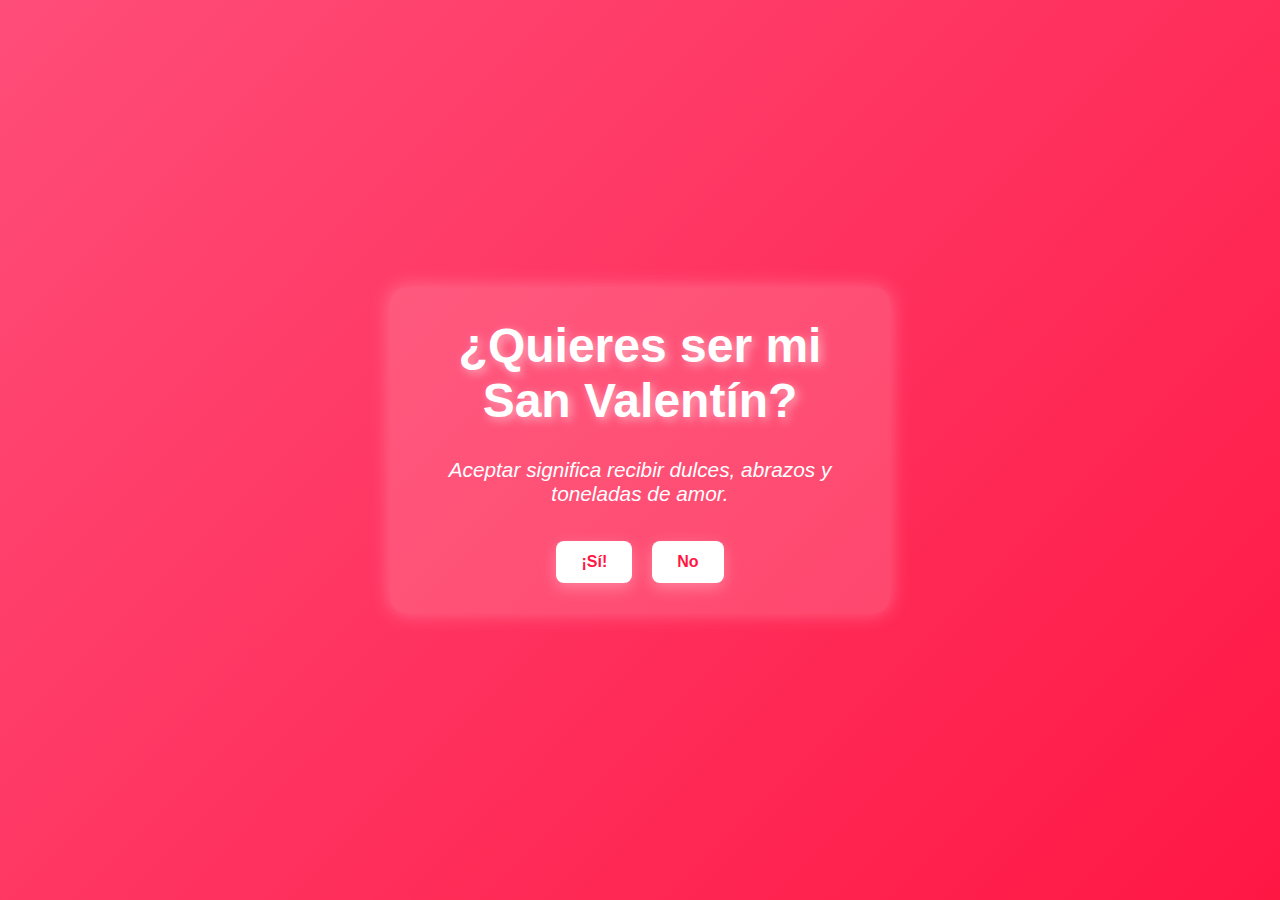
<file: index.html>
<!DOCTYPE html>
<html lang="es">
<head>
    <meta charset="UTF-8">
    <meta name="viewport" content="width=device-width, initial-scale=1.0">
    <link rel="stylesheet" href="style.css">
    <title>San Valentín</title>
    <style>
        body {
            background: linear-gradient(135deg, #ff4d79, #ff1744);
            color: #ffffff;
            font-family: 'Arial', sans-serif;
            text-align: center;
            display: flex;
            justify-content: center;
            align-items: center;
            height: 100vh;
            margin: 0;
            overflow: hidden;
        }
        .container {
            background: rgba(255, 255, 255, 0.15);
            padding: 30px;
            border-radius: 15px;
            box-shadow: 0px 0px 20px rgba(255, 255, 255, 0.3);
            max-width: 500px;
            position: relative;
            animation: aparecer 1.5s ease-in-out;
        }
        h1 {
            font-size: 3rem;
            font-weight: bold;
            text-shadow: 3px 3px 10px rgba(255, 255, 255, 0.5);
            animation: latido 1.5s infinite alternate;
            transform-origin: center;
        }
        p {
            font-size: 1.3rem;
            margin-top: 10px;
            font-style: italic;
        }
        .btn-container {
            display: flex;
            justify-content: center;
            gap: 20px;
            margin-top: 15px;
        }
        button {
            border: none;
            color: #ff1744;
            background: #ffffff;
            padding: 12px 25px;
            border-radius: 8px;
            font-size: 1rem;
            font-weight: bold;
            box-shadow: 0px 5px 15px rgba(255, 255, 255, 0.3);
            transition: transform 0.2s ease-in-out, background 0.3s ease-in-out;
            cursor: pointer;
        }
        button:hover {
            transform: scale(1.1);
            background: #ffe0e6;
        }
        @keyframes latido {
            from { transform: scale(1); }
            to { transform: scale(1.05); }
        }
        @keyframes aparecer {
            from {
                opacity: 0;
                transform: translateY(-20px);
            }
            to {
                opacity: 1;
                transform: translateY(0);
            }
        }
        @keyframes desaparecer {
            to {
                transform: scale(0.2);
                opacity: 0;
            }
        }
        .desaparecer {
            animation: desaparecer 0.5s forwards;
        }
    </style>
</head>
<body>
    <div class="container" id="container">
        <h1>¿Quieres ser mi San Valentín?</h1>
        <p>Aceptar significa recibir dulces, abrazos y toneladas de amor.</p>
        <div class="btn-container">
            <button id="btn-si" aria-label="Aceptar">¡Sí!</button>
            <button id="btn-random" aria-label="Rechazar">No</button>
        </div>
    </div>

    <script>
        function moverAleatoriamente(btn) {
            let maxX = window.innerWidth - btn.offsetWidth;
            let maxY = window.innerHeight - btn.offsetHeight;

            let newX = Math.floor(Math.random() * maxX);
            let newY = Math.floor(Math.random() * maxY);

            btn.style.position = "fixed";
            btn.style.left = `${newX}px`;
            btn.style.top = `${newY}px`;
        }

        document.querySelector("#btn-random").addEventListener("mouseover", function (e) {
            moverAleatoriamente(e.target);
        });

        document.querySelector("#btn-si").addEventListener("click", function (e) {
            e.preventDefault();
            let container = document.getElementById("container");
            container.classList.add("desaparecer");

            container.addEventListener("animationend", () => {
                window.location.href = "si.html";
            });
        });
    </script>
</body>
</html>
</file>
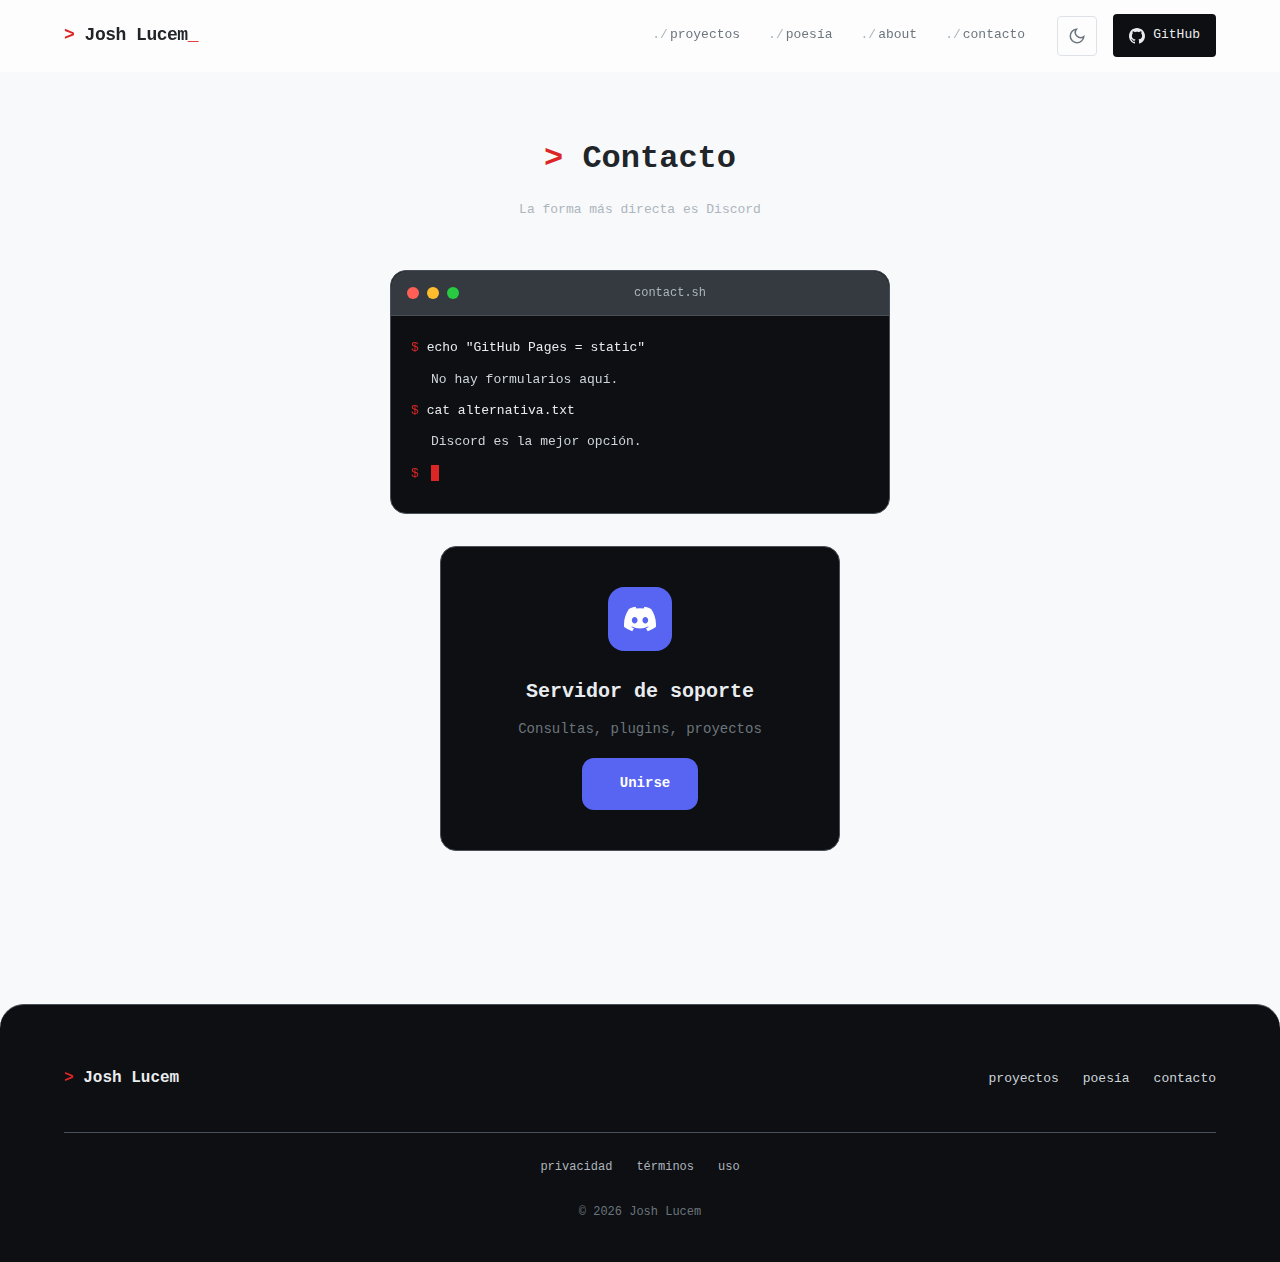
<file: contact.html>
<!DOCTYPE html>
<html lang="es">
<head>
  <meta charset="UTF-8">
  <meta name="viewport" content="width=device-width, initial-scale=1.0">
  <meta name="description" content="Contacta con Josh Lucem — Plugins, bots, proyectos.">
  
  <meta property="og:type" content="website">
  <meta property="og:title" content="Contacto — Josh Lucem">
  <meta property="og:description" content="La forma más directa es Discord.">
  <meta property="og:url" content="https://joshlucem.github.io/contact.html">
  
  <title>Contacto — Josh Lucem</title>
  
  <link rel="icon" type="image/svg+xml" href="assets/favicon.svg">
  <link rel="stylesheet" href="assets/styles.css">
</head>
<body>
  <header class="header">
    <div class="header-inner">
      <a href="/" class="logo">Josh Lucem</a>
      
      <nav class="nav">
        <div class="nav-links">
          <a href="projects.html" class="nav-link">proyectos</a>
          <a href="poetry.html" class="nav-link">poesía</a>
          <a href="index.html#about" class="nav-link">about</a>
          <a href="contact.html" class="nav-link">contacto</a>
        </div>
        
        <div class="nav-actions">
          <button class="theme-toggle" aria-label="Cambiar tema">
            <svg class="icon-moon" viewBox="0 0 24 24" fill="none" stroke="currentColor" stroke-width="2">
              <path d="M21 12.79A9 9 0 1 1 11.21 3 7 7 0 0 0 21 12.79z"></path>
            </svg>
            <svg class="icon-sun" viewBox="0 0 24 24" fill="none" stroke="currentColor" stroke-width="2">
              <circle cx="12" cy="12" r="5"></circle>
              <line x1="12" y1="1" x2="12" y2="3"></line>
              <line x1="12" y1="21" x2="12" y2="23"></line>
              <line x1="4.22" y1="4.22" x2="5.64" y2="5.64"></line>
              <line x1="18.36" y1="18.36" x2="19.78" y2="19.78"></line>
              <line x1="1" y1="12" x2="3" y2="12"></line>
              <line x1="21" y1="12" x2="23" y2="12"></line>
              <line x1="4.22" y1="19.78" x2="5.64" y2="18.36"></line>
              <line x1="18.36" y1="5.64" x2="19.78" y2="4.22"></line>
            </svg>
          </button>
          
          <a href="https://github.com/joshlucem" class="btn-github" target="_blank" rel="noopener noreferrer">
            <svg viewBox="0 0 24 24" fill="currentColor">
              <path d="M12 0c-6.626 0-12 5.373-12 12 0 5.302 3.438 9.8 8.207 11.387.599.111.793-.261.793-.577v-2.234c-3.338.726-4.033-1.416-4.033-1.416-.546-1.387-1.333-1.756-1.333-1.756-1.089-.745.083-.729.083-.729 1.205.084 1.839 1.237 1.839 1.237 1.07 1.834 2.807 1.304 3.492.997.107-.775.418-1.305.762-1.604-2.665-.305-5.467-1.334-5.467-5.931 0-1.311.469-2.381 1.236-3.221-.124-.303-.535-1.524.117-3.176 0 0 1.008-.322 3.301 1.23.957-.266 1.983-.399 3.003-.404 1.02.005 2.047.138 3.006.404 2.291-1.552 3.297-1.23 3.297-1.23.653 1.653.242 2.874.118 3.176.77.84 1.235 1.911 1.235 3.221 0 4.609-2.807 5.624-5.479 5.921.43.372.823 1.102.823 2.222v3.293c0 .319.192.694.801.576 4.765-1.589 8.199-6.086 8.199-11.386 0-6.627-5.373-12-12-12z"/>
            </svg>
            <span>GitHub</span>
          </a>
          
          <button class="mobile-toggle" aria-label="Menú">
            <span></span>
            <span></span>
            <span></span>
          </button>
        </div>
      </nav>
    </div>
  </header>

  <div class="mobile-menu">
    <a href="projects.html" class="nav-link">proyectos</a>
    <a href="poetry.html" class="nav-link">poesía</a>
    <a href="index.html#about" class="nav-link">about</a>
    <a href="contact.html" class="nav-link">contacto</a>
  </div>

  <main class="legal-page">
    <div class="legal-content" style="text-align: center;">
      <h1 class="reveal">Contacto</h1>
      <p class="last-updated reveal reveal-delay-1">La forma más directa es Discord</p>
      
      <div style="margin-top: 3rem;" class="reveal reveal-delay-2">
        <div class="terminal" style="max-width: 500px; margin: 0 auto 2rem; text-align: left;">
          <div class="terminal-header">
            <span class="terminal-dot red"></span>
            <span class="terminal-dot yellow"></span>
            <span class="terminal-dot green"></span>
            <span class="terminal-title">contact.sh</span>
          </div>
          <div class="terminal-body">
            <div class="terminal-line">
              <span class="terminal-prompt">$</span>
              <span class="terminal-command"> echo "GitHub Pages = static"</span>
            </div>
            <div class="terminal-line terminal-output">
              No hay formularios aquí.
            </div>
            <div class="terminal-line">
              <span class="terminal-prompt">$</span>
              <span class="terminal-command"> cat alternativa.txt</span>
            </div>
            <div class="terminal-line terminal-output">
              Discord es la mejor opción.
            </div>
            <div class="terminal-line">
              <span class="terminal-prompt">$</span>
              <span class="terminal-cursor"></span>
            </div>
          </div>
        </div>
        
        <a href="https://discord.gg/UzXWvshGfh" class="contact-discord reveal reveal-delay-3" target="_blank" rel="noopener noreferrer" style="max-width: 400px; margin: 0 auto;">
          <div class="discord-icon">
            <svg viewBox="0 0 127.14 96.36" fill="currentColor">
              <path d="M107.7,8.07A105.15,105.15,0,0,0,81.47,0a72.06,72.06,0,0,0-3.36,6.83A97.68,97.68,0,0,0,49,6.83,72.37,72.37,0,0,0,45.64,0,105.89,105.89,0,0,0,19.39,8.09C2.79,32.65-1.71,56.6.54,80.21h0A105.73,105.73,0,0,0,32.71,96.36,77.7,77.7,0,0,0,39.6,85.25a68.42,68.42,0,0,1-10.85-5.18c.91-.66,1.8-1.34,2.66-2a75.57,75.57,0,0,0,64.32,0c.87.71,1.76,1.39,2.66,2a68.68,68.68,0,0,1-10.87,5.19,77,77,0,0,0,6.89,11.1A105.25,105.25,0,0,0,126.6,80.22h0C129.24,52.84,122.09,29.11,107.7,8.07ZM42.45,65.69C36.18,65.69,31,60,31,53s5-12.74,11.43-12.74S54,46,53.89,53,48.84,65.69,42.45,65.69Zm42.24,0C78.41,65.69,73.25,60,73.25,53s5-12.74,11.44-12.74S96.23,46,96.12,53,91.08,65.69,84.69,65.69Z"/>
            </svg>
          </div>
          <h3>Servidor de soporte</h3>
          <p>Consultas, plugins, proyectos</p>
          <span class="discord-btn">
            <svg viewBox="0 0 24 24" fill="currentColor">
              <path d="M20.317 4.37a19.79 19.79 0 0 0-4.885-1.515.074.074 0 0 0-.079.037c-.21.375-.444.865-.608 1.25a18.27 18.27 0 0 0-5.487 0 12.64 12.64 0 0 0-.617-1.25.077.077 0 0 0-.079-.037A19.74 19.74 0 0 0 3.677 4.37a.07.07 0 0 0-.032.027C.533 9.046-.32 13.58.099 18.057a.082.082 0 0 0 .031.057 19.9 19.9 0 0 0 5.993 3.03.078.078 0 0 0 .084-.028c.462-.63.874-1.295 1.226-1.994a.076.076 0 0 0-.041-.106 13.1 13.1 0 0 1-1.872-.892.077.077 0 0 1-.008-.128 10.2 10.2 0 0 0 .372-.292.074.074 0 0 1 .078-.01c3.928 1.793 8.18 1.793 12.062 0a.074.074 0 0 1 .078.01c.12.098.246.198.373.292a.077.077 0 0 1-.006.127 12.3 12.3 0 0 1-1.873.892.077.077 0 0 0-.041.107c.36.698.772 1.363 1.225 1.993a.076.076 0 0 0 .084.028 19.84 19.84 0 0 0 6.002-3.03.077.077 0 0 0 .032-.054c.5-5.177-.838-9.674-3.549-13.66a.061.061 0 0 0-.031-.03z"/>
            </svg>
            Unirse
          </span>
        </a>
        
        <p class="timezone reveal reveal-delay-4" style="margin-top: 2rem;">
          <svg viewBox="0 0 24 24" fill="none" stroke="currentColor" stroke-width="2">
            <circle cx="12" cy="12" r="10"></circle>
            <polyline points="12 6 12 12 16 14"></polyline>
          </svg>
          UTC-5 (Lima, Perú)
        </p>
      </div>
    </div>
  </main>

  <footer class="footer">
    <div class="container">
      <div class="footer-content">
        <span class="footer-brand">Josh Lucem</span>
        
        <div class="footer-links">
          <a href="projects.html" class="footer-link">proyectos</a>
          <a href="poetry.html" class="footer-link">poesía</a>
          <a href="contact.html" class="footer-link">contacto</a>
        </div>
      </div>
      
      <div class="footer-legal">
        <a href="privacy.html">privacidad</a>
        <a href="terms.html">términos</a>
        <a href="use.html">uso</a>
      </div>
      
      <p class="footer-copyright">
        &copy; <span class="current-year">2026</span> Josh Lucem
      </p>
    </div>
  </footer>

  <script src="assets/app.js"></script>
</body>
</html>
</file>
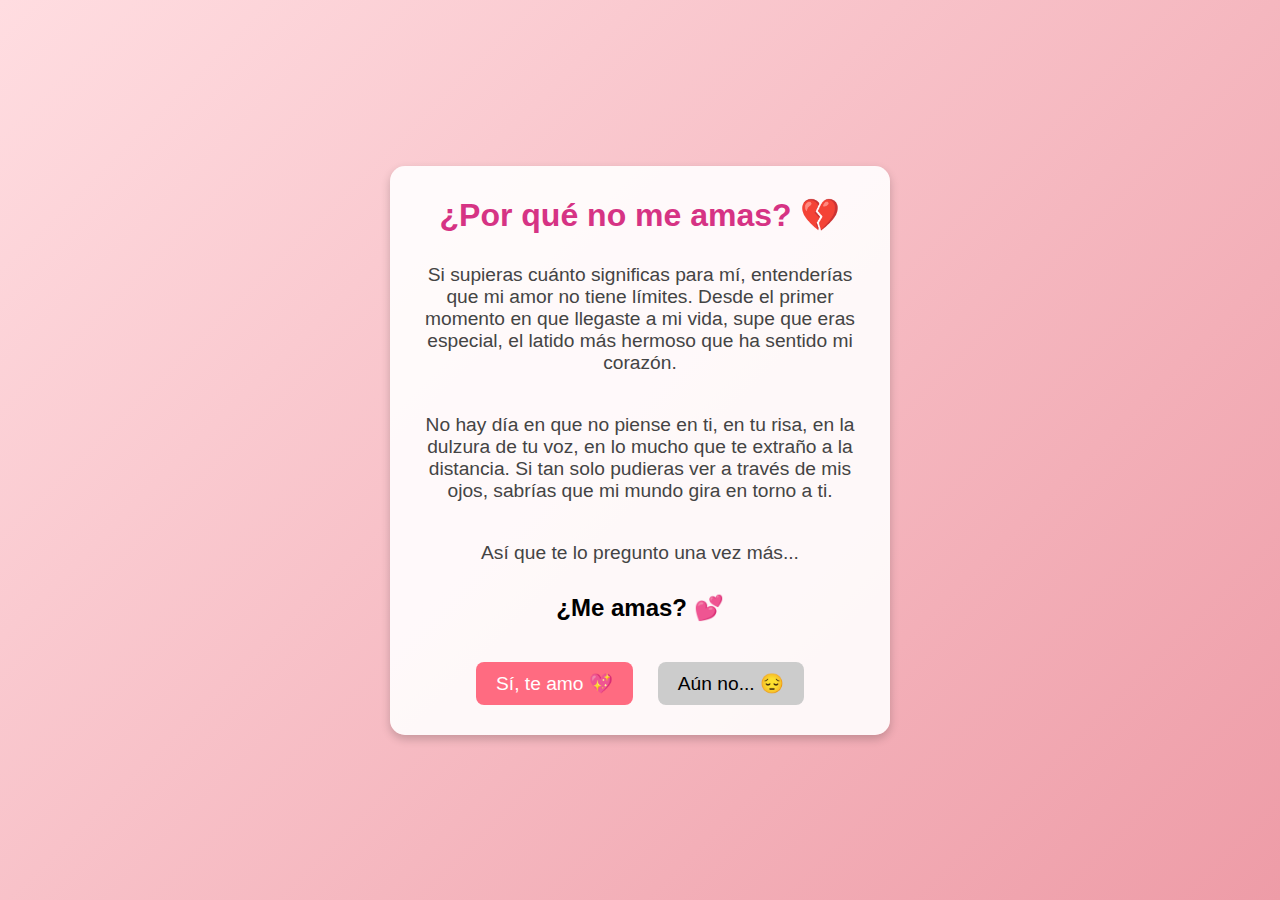
<file: no1.html>
<!DOCTYPE html>
<html lang="es">
<head>
    <meta charset="UTF-8">
    <meta name="viewport" content="width=device-width, initial-scale=1.0">
    <link rel="stylesheet" href="style.css">
    <title>Piensátelo...</title>
    <style>
        body {
            display: flex;
            justify-content: center;
            align-items: center;
            height: 100vh;
            background: linear-gradient(135deg, #ffdde1, #ee9ca7);
            font-family: 'Arial', sans-serif;
            text-align: center;
            margin: 0;
        }
        .container {
            background: rgba(255, 255, 255, 0.9);
            padding: 30px;
            border-radius: 15px;
            box-shadow: 0 4px 10px rgba(0, 0, 0, 0.2);
            animation: fadeIn 1.5s;
        }
        h1 {
            font-size: 2em;
            color: #d63384;
        }
        p {
            font-size: 1.2em;
            color: #444;
            margin: 10px 0;
        }
        .btn {
            margin-top: 20px;
            display: flex;
            gap: 15px;
            justify-content: center;
        }
        .btn a {
            text-decoration: none;
            font-size: 1.2em;
            padding: 10px 20px;
            border-radius: 8px;
            transition: 0.3s;
        }
        .btn a:first-child {
            background: #ff6b81;
            color: white;
        }
        .btn a:first-child:hover {
            background: #e63950;
        }
        .btn a:last-child {
            background: #ccc;
            color: black;
        }
        .btn a:last-child:hover {
            background: #999;
        }
        @keyframes fadeIn {
            from { opacity: 0; transform: scale(0.9); }
            to { opacity: 1; transform: scale(1); }
        }
    </style>
</head>
<body>
    <div class="container">
        <h1>¿Por qué no me amas? 💔</h1>
        <p>Si supieras cuánto significas para mí, entenderías que mi amor no tiene límites. 
           Desde el primer momento en que llegaste a mi vida, supe que eras especial, 
           el latido más hermoso que ha sentido mi corazón.</p>
        <p>No hay día en que no piense en ti, en tu risa, en la dulzura de tu voz, 
           en lo mucho que te extraño a la distancia. Si tan solo pudieras ver a través de mis ojos, 
           sabrías que mi mundo gira en torno a ti.</p>
        <p>Así que te lo pregunto una vez más...</p>
        <h2>¿Me amas? 💕</h2>
        <div class="btn">
            <a href="si.html">Sí, te amo 💖</a>
            <a href="no2.html">Aún no... 😔</a>
        </div>
    </div>
</body>
</html>
</file>
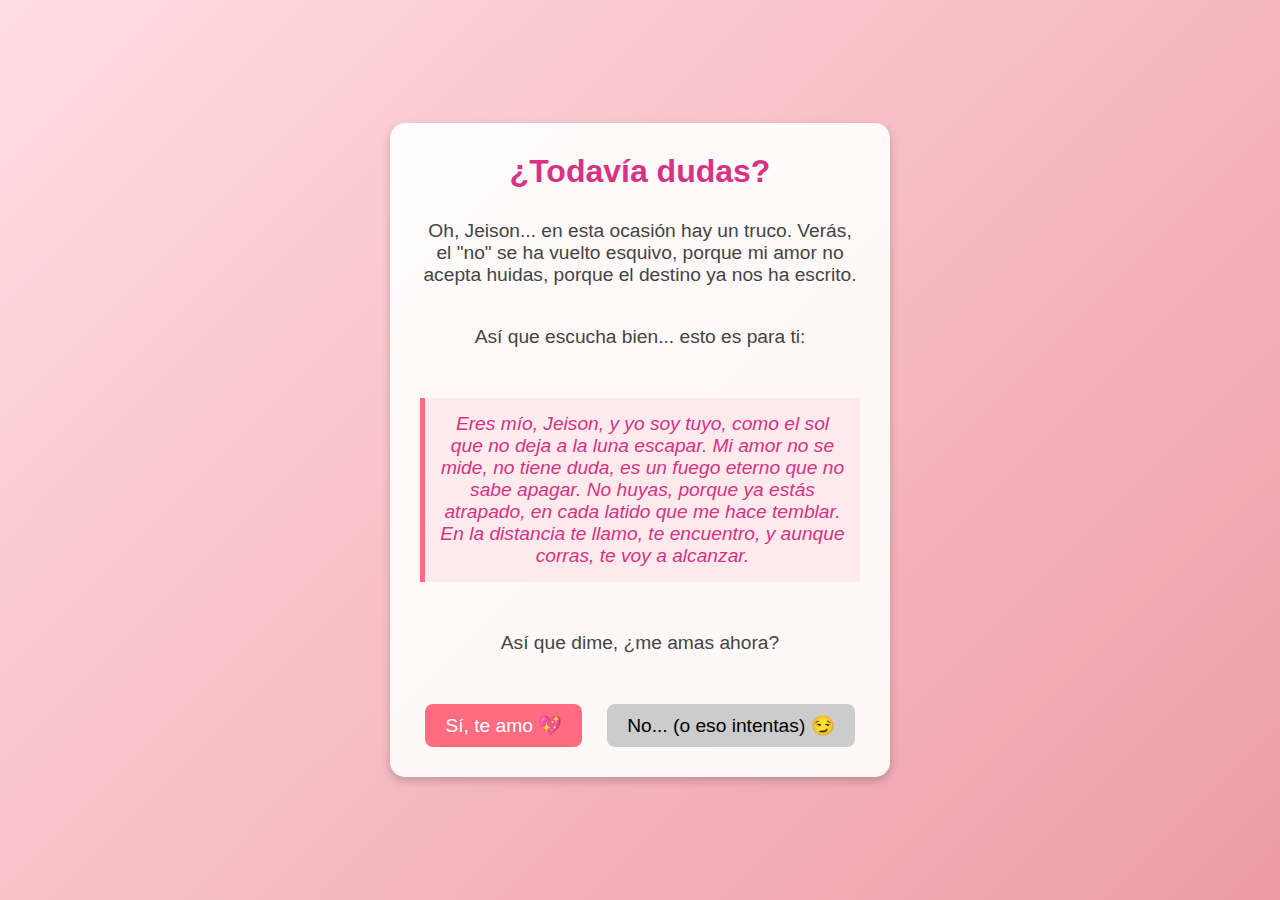
<file: no2.html>
<!DOCTYPE html>
<html lang="es">
<head>
    <meta charset="UTF-8">
    <meta name="viewport" content="width=device-width, initial-scale=1.0">
    <link rel="stylesheet" href="style.css">
    <title>Te amo</title>
    <style>
        body {
            display: flex;
            justify-content: center;
            align-items: center;
            height: 100vh;
            background: linear-gradient(135deg, #ffdde1, #ee9ca7);
            font-family: 'Arial', sans-serif;
            text-align: center;
            margin: 0;
        }
        .container {
            background: rgba(255, 255, 255, 0.9);
            padding: 30px;
            border-radius: 15px;
            box-shadow: 0 4px 10px rgba(0, 0, 0, 0.2);
            animation: fadeIn 1.5s;
        }
        h1 {
            font-size: 2em;
            color: #d63384;
        }
        p {
            font-size: 1.2em;
            color: #444;
            margin: 10px 0;
        }
        blockquote {
            background: rgba(255, 107, 129, 0.1);
            border-left: 5px solid #ff6b81;
            padding: 15px;
            font-style: italic;
            font-size: 1.2em;
            color: #d63384;
            margin: 20px 0;
        }
        .btn {
            margin-top: 20px;
            display: flex;
            gap: 50px;
            justify-content: center;
            align-items: center;
            flex-wrap: wrap;
            position: relative;
        }
        .btn a {
            text-decoration: none;
            font-size: 1.2em;
            padding: 10px 20px;
            border-radius: 8px;
            transition: 0.3s;
            position: relative;
        }
        .btn a:first-child {
            background: #ff6b81;
            color: white;
            z-index: 10;
        }
        .btn a:first-child:hover {
            background: #e63950;
        }
        .btn a:last-child {
            background: #ccc;
            color: black;
            position: relative;
        }
        @keyframes fadeIn {
            from { opacity: 0; transform: scale(0.9); }
            to { opacity: 1; transform: scale(1); }
        }
    </style>
</head>
<body>
    <div class="container">
        <h1>¿Todavía dudas?</h1>
        <p>Oh, Jeison... en esta ocasión hay un truco.
           Verás, el "no" se ha vuelto esquivo,
           porque mi amor no acepta huidas,
           porque el destino ya nos ha escrito.</p>
        <p>Así que escucha bien... esto es para ti:</p>
        <blockquote>
            Eres mío, Jeison, y yo soy tuyo,  
            como el sol que no deja a la luna escapar.  
            Mi amor no se mide, no tiene duda,  
            es un fuego eterno que no sabe apagar.  
            
            No huyas, porque ya estás atrapado,  
            en cada latido que me hace temblar.  
            En la distancia te llamo, te encuentro,  
            y aunque corras, te voy a alcanzar.  
        </blockquote>
        <p>Así que dime, ¿me amas ahora?</p>
        <div class="btn">
            <a href="si.html">Sí, te amo 💖</a>
            <a href="#" id="btn-random">No... (o eso intentas) 😏</a>
        </div>
    </div>
    <script>
        const btnNo = document.querySelector("#btn-random");

        function moverAleatoriamente(btn) {
            let newX = Math.random() * (window.innerWidth - btn.clientWidth);
            let newY = Math.random() * (window.innerHeight - btn.clientHeight);
            btn.style.position = "absolute";
            btn.style.top = `${newY}px`;
            btn.style.left = `${newX}px`;
            btn.style.opacity -= 0.1;
            if (btn.style.opacity <= 0) {
                btn.style.display = "none";
            }
        }

        btnNo.addEventListener("mouseenter", function (e) {
            moverAleatoriamente(e.target);
        });
    </script>
</body>
</html>
</file>
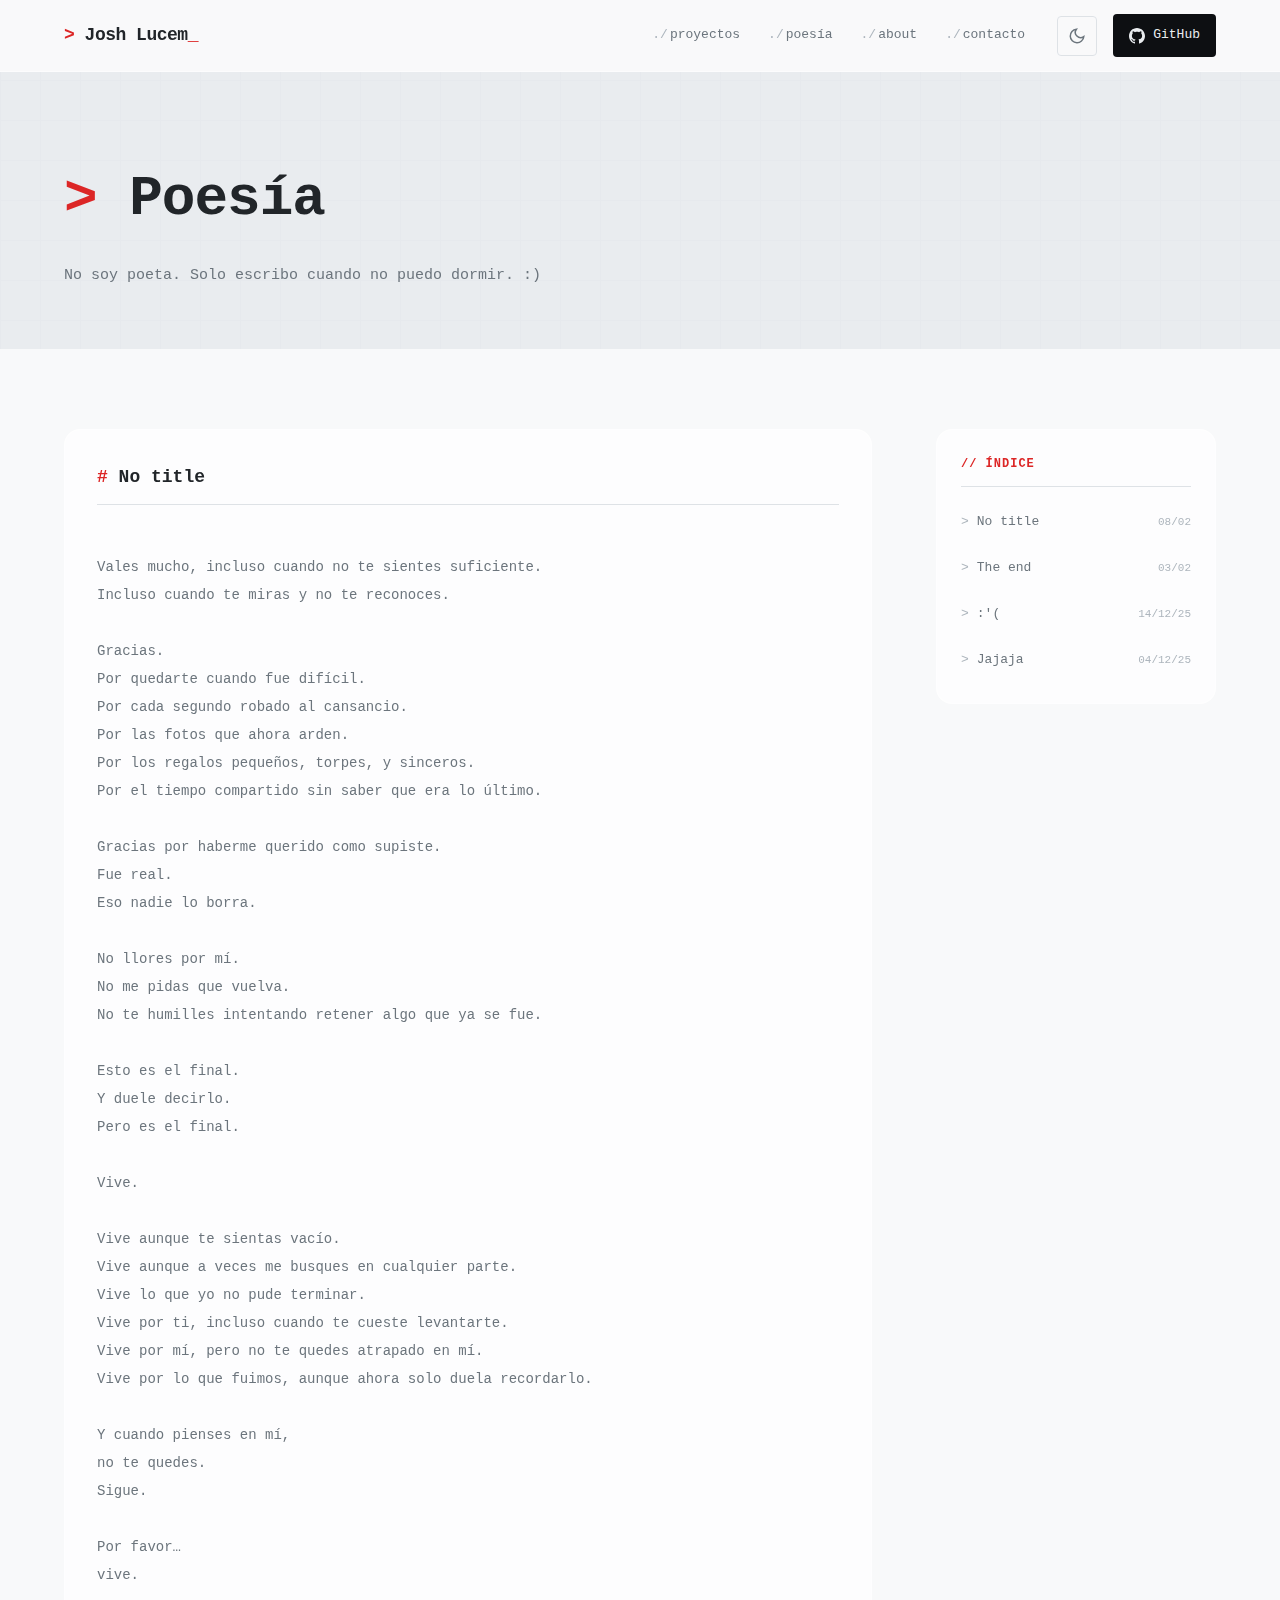
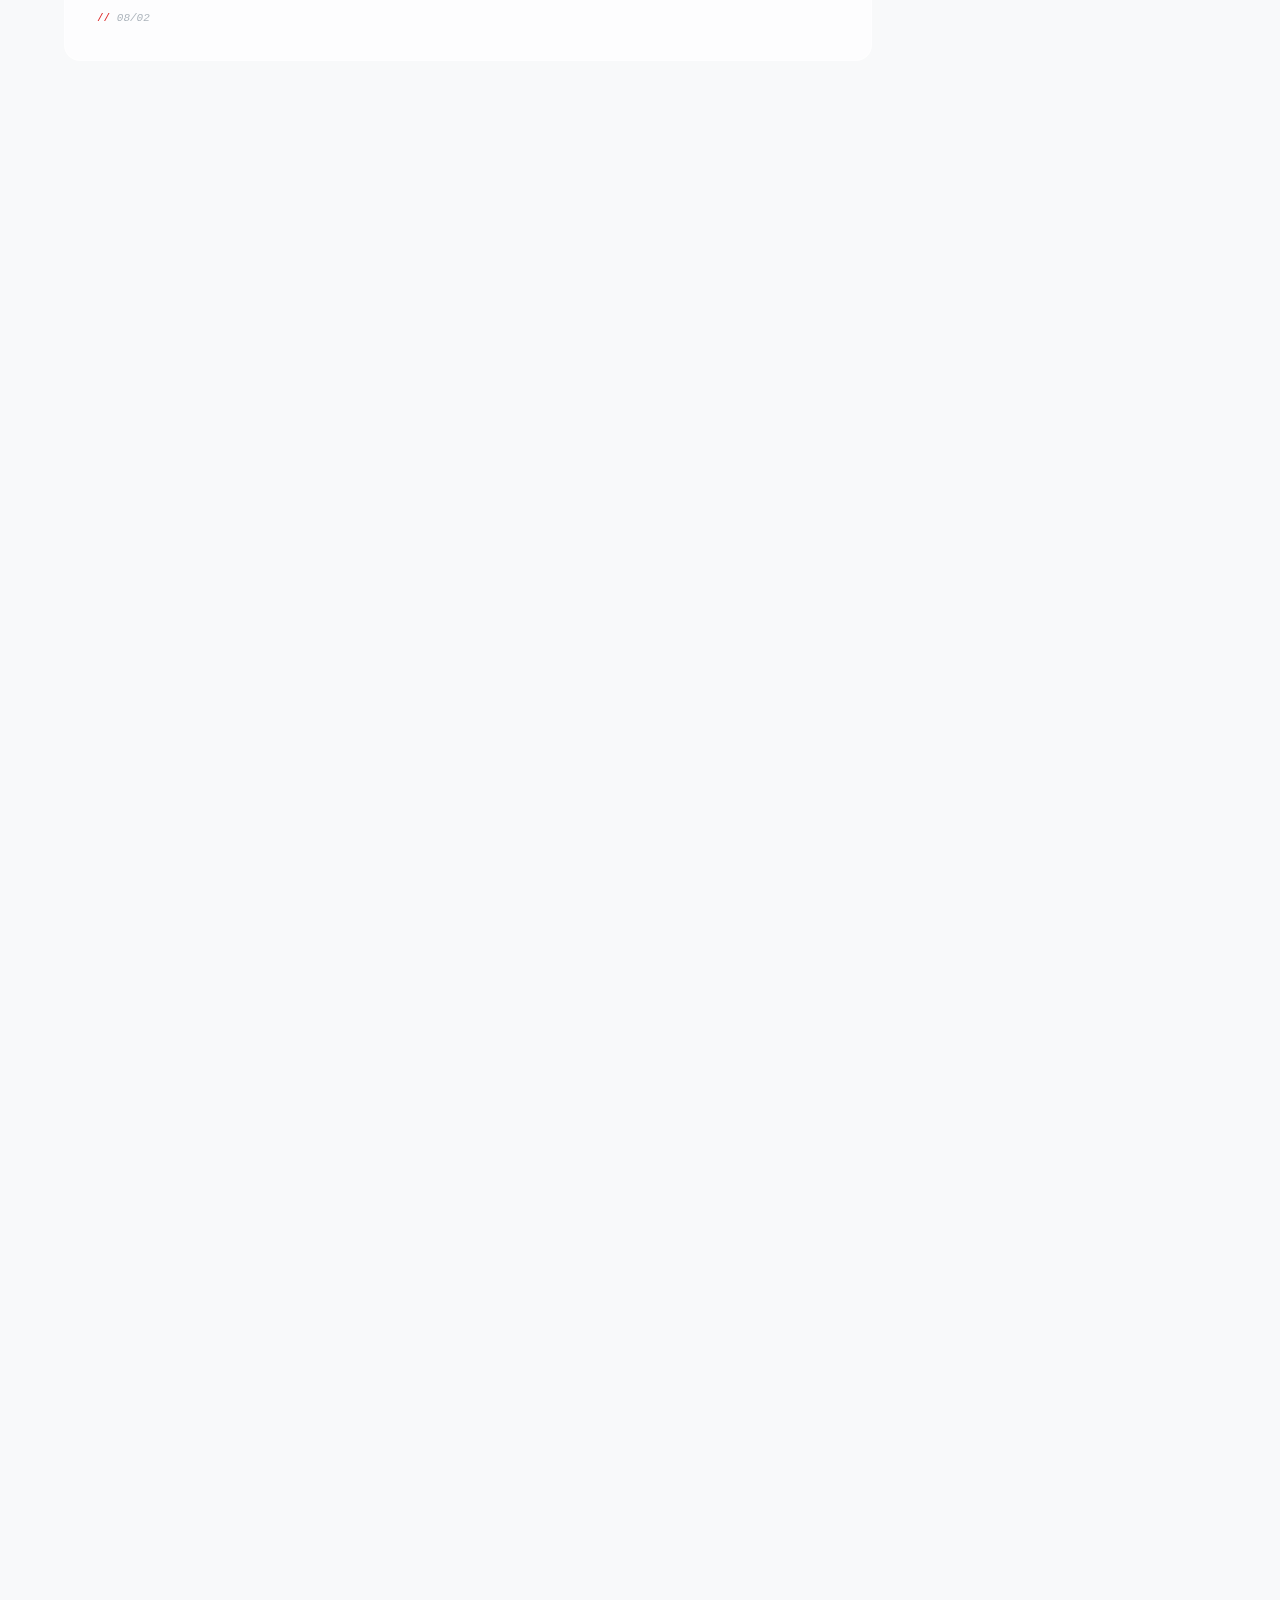
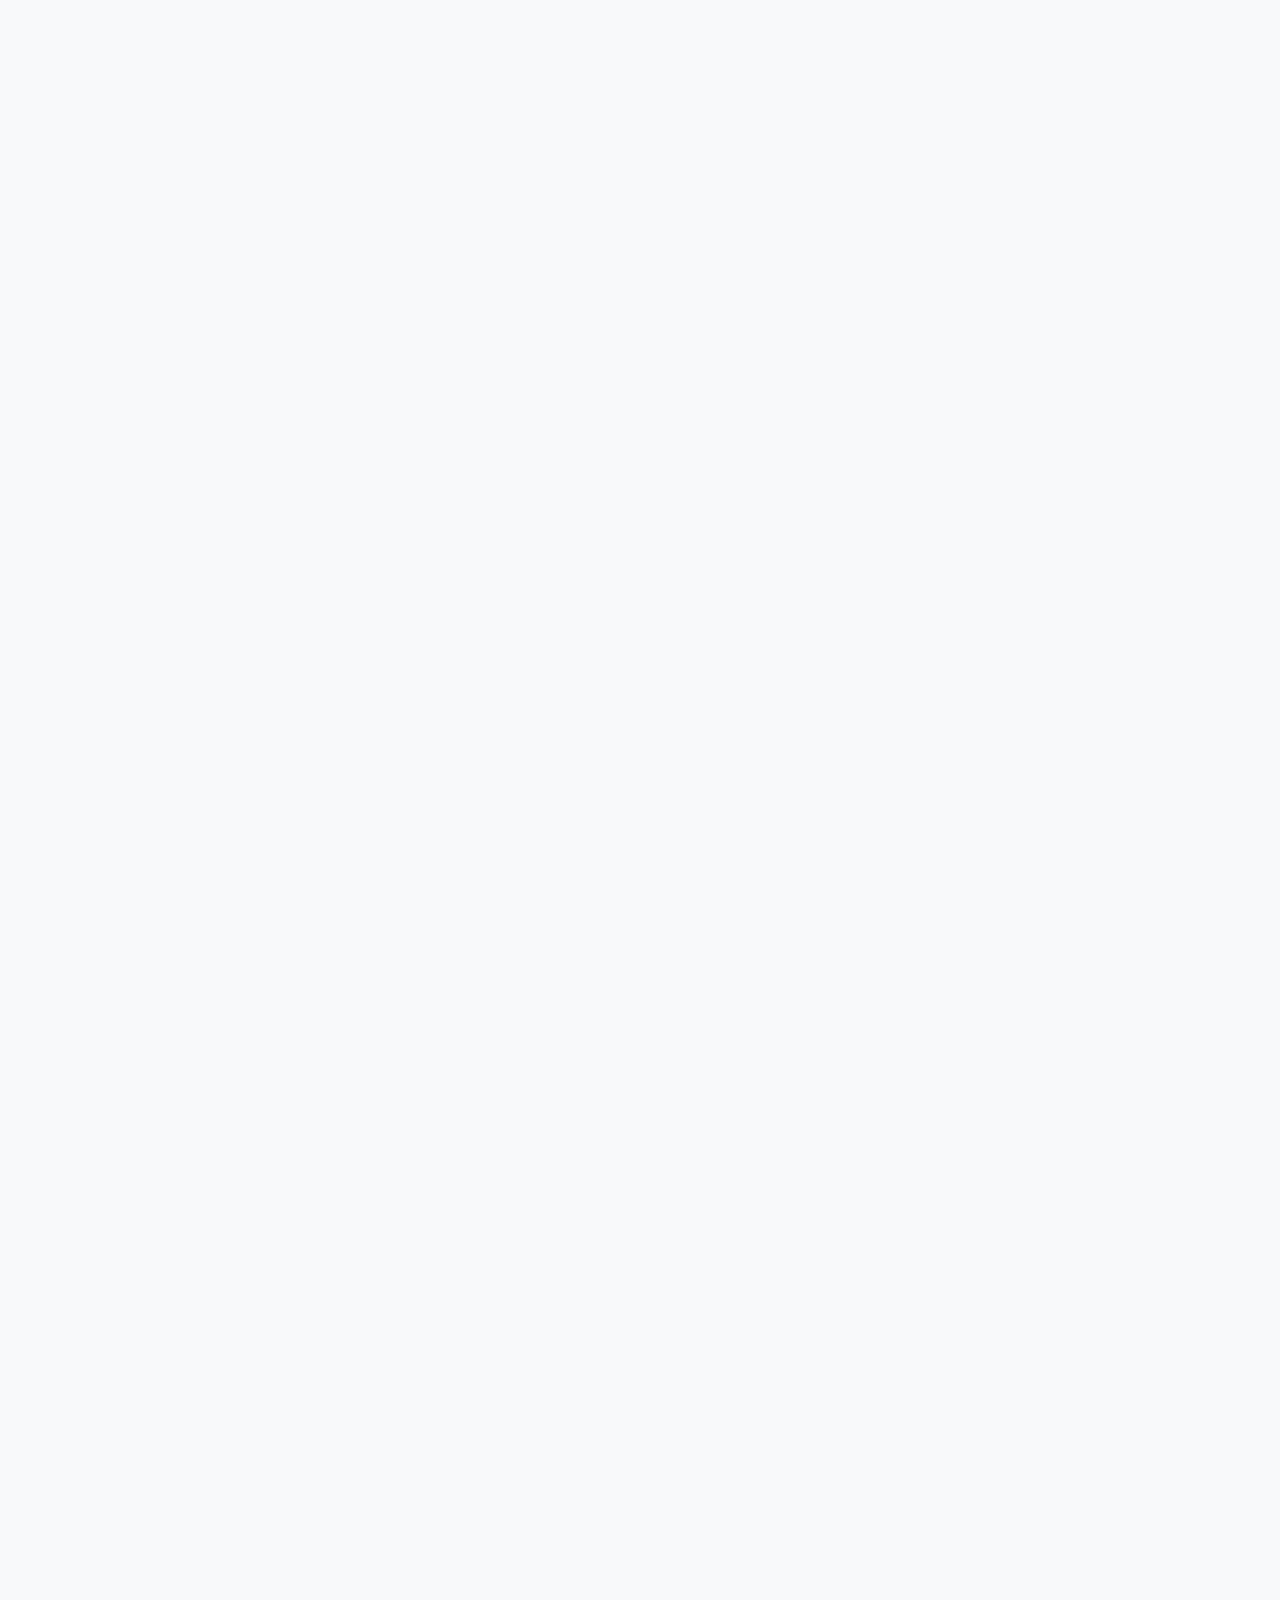
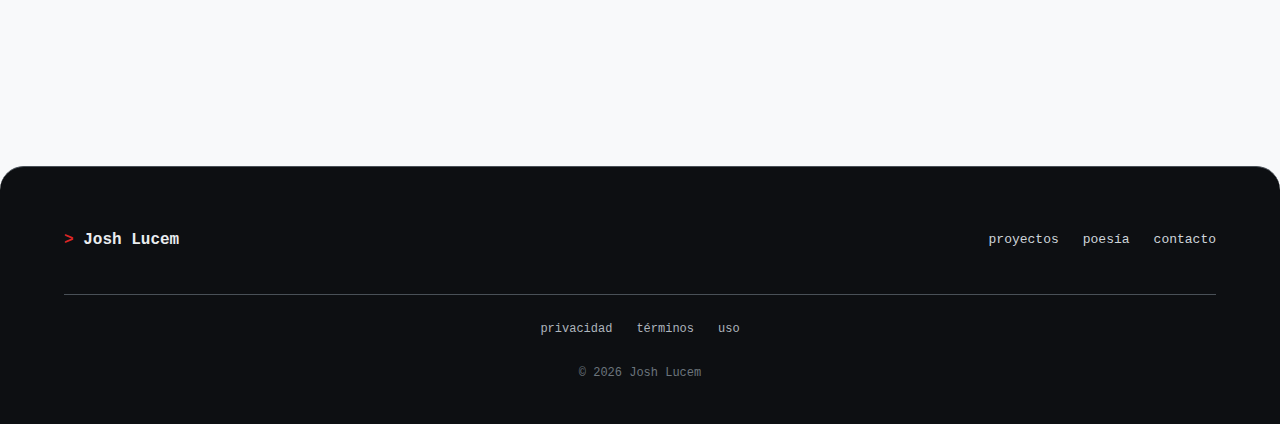
<file: poetry.html>
<!DOCTYPE html>
<html lang="es">
<head>
  <meta charset="UTF-8">
  <meta name="viewport" content="width=device-width, initial-scale=1.0">
  <meta name="description" content="Poesía de Josh Lucem. Versos escritos en madrugadas.">
  
  <meta property="og:type" content="website">
  <meta property="og:title" content="Poesía — Josh Lucem">
  <meta property="og:description" content="Escribo porque no sé no hacerlo.">
  <meta property="og:url" content="https://joshlucem.github.io/poetry.html">
  
  <title>Poesía — Josh Lucem</title>
  
  <link rel="icon" type="image/svg+xml" href="assets/favicon.svg">
  <link rel="stylesheet" href="assets/styles.css">
</head>
<body>
  <header class="header">
    <div class="header-inner">
      <a href="/" class="logo">Josh Lucem</a>
      
      <nav class="nav">
        <div class="nav-links">
          <a href="projects.html" class="nav-link">proyectos</a>
          <a href="poetry.html" class="nav-link">poesía</a>
          <a href="index.html#about" class="nav-link">about</a>
          <a href="contact.html" class="nav-link">contacto</a>
        </div>
        
        <div class="nav-actions">
          <button class="theme-toggle" aria-label="Cambiar tema">
            <svg class="icon-moon" viewBox="0 0 24 24" fill="none" stroke="currentColor" stroke-width="2">
              <path d="M21 12.79A9 9 0 1 1 11.21 3 7 7 0 0 0 21 12.79z"></path>
            </svg>
            <svg class="icon-sun" viewBox="0 0 24 24" fill="none" stroke="currentColor" stroke-width="2">
              <circle cx="12" cy="12" r="5"></circle>
              <line x1="12" y1="1" x2="12" y2="3"></line>
              <line x1="12" y1="21" x2="12" y2="23"></line>
              <line x1="4.22" y1="4.22" x2="5.64" y2="5.64"></line>
              <line x1="18.36" y1="18.36" x2="19.78" y2="19.78"></line>
              <line x1="1" y1="12" x2="3" y2="12"></line>
              <line x1="21" y1="12" x2="23" y2="12"></line>
              <line x1="4.22" y1="19.78" x2="5.64" y2="18.36"></line>
              <line x1="18.36" y1="5.64" x2="19.78" y2="4.22"></line>
            </svg>
          </button>
          
          <a href="https://github.com/joshlucem" class="btn-github" target="_blank" rel="noopener noreferrer">
            <svg viewBox="0 0 24 24" fill="currentColor">
              <path d="M12 0c-6.626 0-12 5.373-12 12 0 5.302 3.438 9.8 8.207 11.387.599.111.793-.261.793-.577v-2.234c-3.338.726-4.033-1.416-4.033-1.416-.546-1.387-1.333-1.756-1.333-1.756-1.089-.745.083-.729.083-.729 1.205.084 1.839 1.237 1.839 1.237 1.07 1.834 2.807 1.304 3.492.997.107-.775.418-1.305.762-1.604-2.665-.305-5.467-1.334-5.467-5.931 0-1.311.469-2.381 1.236-3.221-.124-.303-.535-1.524.117-3.176 0 0 1.008-.322 3.301 1.23.957-.266 1.983-.399 3.003-.404 1.02.005 2.047.138 3.006.404 2.291-1.552 3.297-1.23 3.297-1.23.653 1.653.242 2.874.118 3.176.77.84 1.235 1.911 1.235 3.221 0 4.609-2.807 5.624-5.479 5.921.43.372.823 1.102.823 2.222v3.293c0 .319.192.694.801.576 4.765-1.589 8.199-6.086 8.199-11.386 0-6.627-5.373-12-12-12z"/>
            </svg>
            <span>GitHub</span>
          </a>
          
          <button class="mobile-toggle" aria-label="Menú">
            <span></span>
            <span></span>
            <span></span>
          </button>
        </div>
      </nav>
    </div>
  </header>

  <div class="mobile-menu">
    <a href="projects.html" class="nav-link">proyectos</a>
    <a href="poetry.html" class="nav-link">poesía</a>
    <a href="index.html#about" class="nav-link">about</a>
    <a href="contact.html" class="nav-link">contacto</a>
  </div>

  <main>
    <section class="poetry-hero">
      <div class="container">
        <div class="poetry-hero-content">
          <h1 class="reveal">Poesía</h1>
          <p class="reveal reveal-delay-1">
            No soy poeta. Solo escribo cuando no puedo dormir. :)
          </p>
        </div>
      </div>
    </section>

    <section class="poetry-page">
      <div class="container">
        <div class="poetry-layout">
          <div class="poetry-list">
            
            <!-- Poema 1 -->
            <article class="poem-card reveal" id="poem-1">
              <h3 class="poem-title">No title</h3>
              <div class="poem-content">
Vales mucho, incluso cuando no te sientes suficiente.
Incluso cuando te miras y no te reconoces.

Gracias.
Por quedarte cuando fue difícil.
Por cada segundo robado al cansancio.
Por las fotos que ahora arden.
Por los regalos pequeños, torpes, y sinceros.
Por el tiempo compartido sin saber que era lo último.

Gracias por haberme querido como supiste.
Fue real.
Eso nadie lo borra.

No llores por mí.
No me pidas que vuelva.
No te humilles intentando retener algo que ya se fue.

Esto es el final.
Y duele decirlo.
Pero es el final.

Vive.

Vive aunque te sientas vacío.
Vive aunque a veces me busques en cualquier parte.
Vive lo que yo no pude terminar.
Vive por ti, incluso cuando te cueste levantarte.
Vive por mí, pero no te quedes atrapado en mí.
Vive por lo que fuimos, aunque ahora solo duela recordarlo.

Y cuando pienses en mí,
no te quedes.
Sigue.

Por favor…
vive.
              </div>
              <div class="poem-meta">08/02</div>
            </article>
            
            <!-- Poema 2 -->
            <article class="poem-card reveal" id="poem-2">
              <h3 class="poem-title">The end</h3>
              <div class="poem-content">
Es el fin.
Eso digo.
Y no sé por qué lo digo,
pero lo digo.

Es mi fin.
No ocurre nada notable.
No hay estruendo,
no hay señal.

Es nuestro fin,
si es que alguna vez hubo un nosotros.
Algo que pudiera existir
lo suficiente
como para doler.

No entiendo.

Las cosas suceden,
una tras otra,
y me atraviesan
sin que pueda recordarlas.
No alcanzo a sentirlas.

No sé.
Pienso.
Pienso lento.
Siento.
Siento cuando ya es tarde.

Todo sigue.
Todo avanza.
Yo no.
Ya no siento nada.

No es tristeza.
Es ausencia de respuesta.
Como si algo esperara en mí
y nunca llegara.

No sé escribir.
Las palabras no vienen,
o vienen huecas,
en un idioma que no entiendo.

No sé sentir.
Observo mi vida
desde lejos,
como si fuera de otro.

No sé qué soy.
Soy…
No sé quién soy.

Tal vez soy algo,
algo que aún no entiende su forma.
Tal vez soy nada.
Tal vez soy,
y eso es todo.
              </div>
              <div class="poem-meta">03/02</div>
            </article>
            
            <!-- Poema 3 -->
            <article class="poem-card reveal" id="poem-3">
              <h3 class="poem-title">:'(</h3>
              <div class="poem-content">
Tal vez deberíamos tratar
de decirnos una buena mentira.

"No quise hacerte llorar",
y yo ya no sé que pensar.

¿Tal vez no te retractarás?
Di que solo tratabas de hacerme reír, 
que nada tiene que cambiar hoy.

No quisiste decirme: te amo.

Yo no quiero.
Pero te amo.
              </div>
              <div class="poem-meta">14/12/25</div>
            </article>
            
            <!-- Poema 4 -->
            <article class="poem-card reveal" id="poem-4">
              <h3 class="poem-title">Jajaja</h3>
              <div class="poem-content">
Y ¿cómo no amarte, dime?

Si antes de ti, mi mundo era un lienzo gris.

Pero llegaste tú, 
y con tu luz, la oscuridad se esfumó, 
el frio se hizo brasa al calor de tu paz.

Y mas que color, 
obtuve la sensación tan dulce de la alegría 

Por eso, mi amor por ti es un juramento

Te amo, hoy. 
Te amo, mañana. 
Te amo, más allá del siempre.
              </div>
              <div class="poem-meta">04/12/25</div>
            </article>

          </div>
          
          <aside class="poetry-index reveal">
            <h4 class="poetry-index-title">Índice</h4>
            <ol class="poetry-index-list">
              <li class="poetry-index-item">
                <a href="#poem-1">No title <span class="poetry-index-date">08/02</span></a>
              </li>
              <li class="poetry-index-item">
                <a href="#poem-2">The end <span class="poetry-index-date">03/02</span></a>
              </li>
              <li class="poetry-index-item">
                <a href="#poem-3">:'( <span class="poetry-index-date">14/12/25</span></a>
              </li>
              <li class="poetry-index-item">
                <a href="#poem-4">Jajaja <span class="poetry-index-date">04/12/25</span></a>
              </li>
            </ol>
          </aside>
        </div>
      </div>
    </section>
  </main>

  <footer class="footer">
    <div class="container">
      <div class="footer-content">
        <span class="footer-brand">Josh Lucem</span>
        
        <div class="footer-links">
          <a href="projects.html" class="footer-link">proyectos</a>
          <a href="poetry.html" class="footer-link">poesía</a>
          <a href="contact.html" class="footer-link">contacto</a>
        </div>
      </div>
      
      <div class="footer-legal">
        <a href="privacy.html">privacidad</a>
        <a href="terms.html">términos</a>
        <a href="use.html">uso</a>
      </div>
      
      <p class="footer-copyright">
        &copy; <span class="current-year">2026</span> Josh Lucem
      </p>
    </div>
  </footer>

  <script src="assets/app.js"></script>
</body>
</html>
</file>
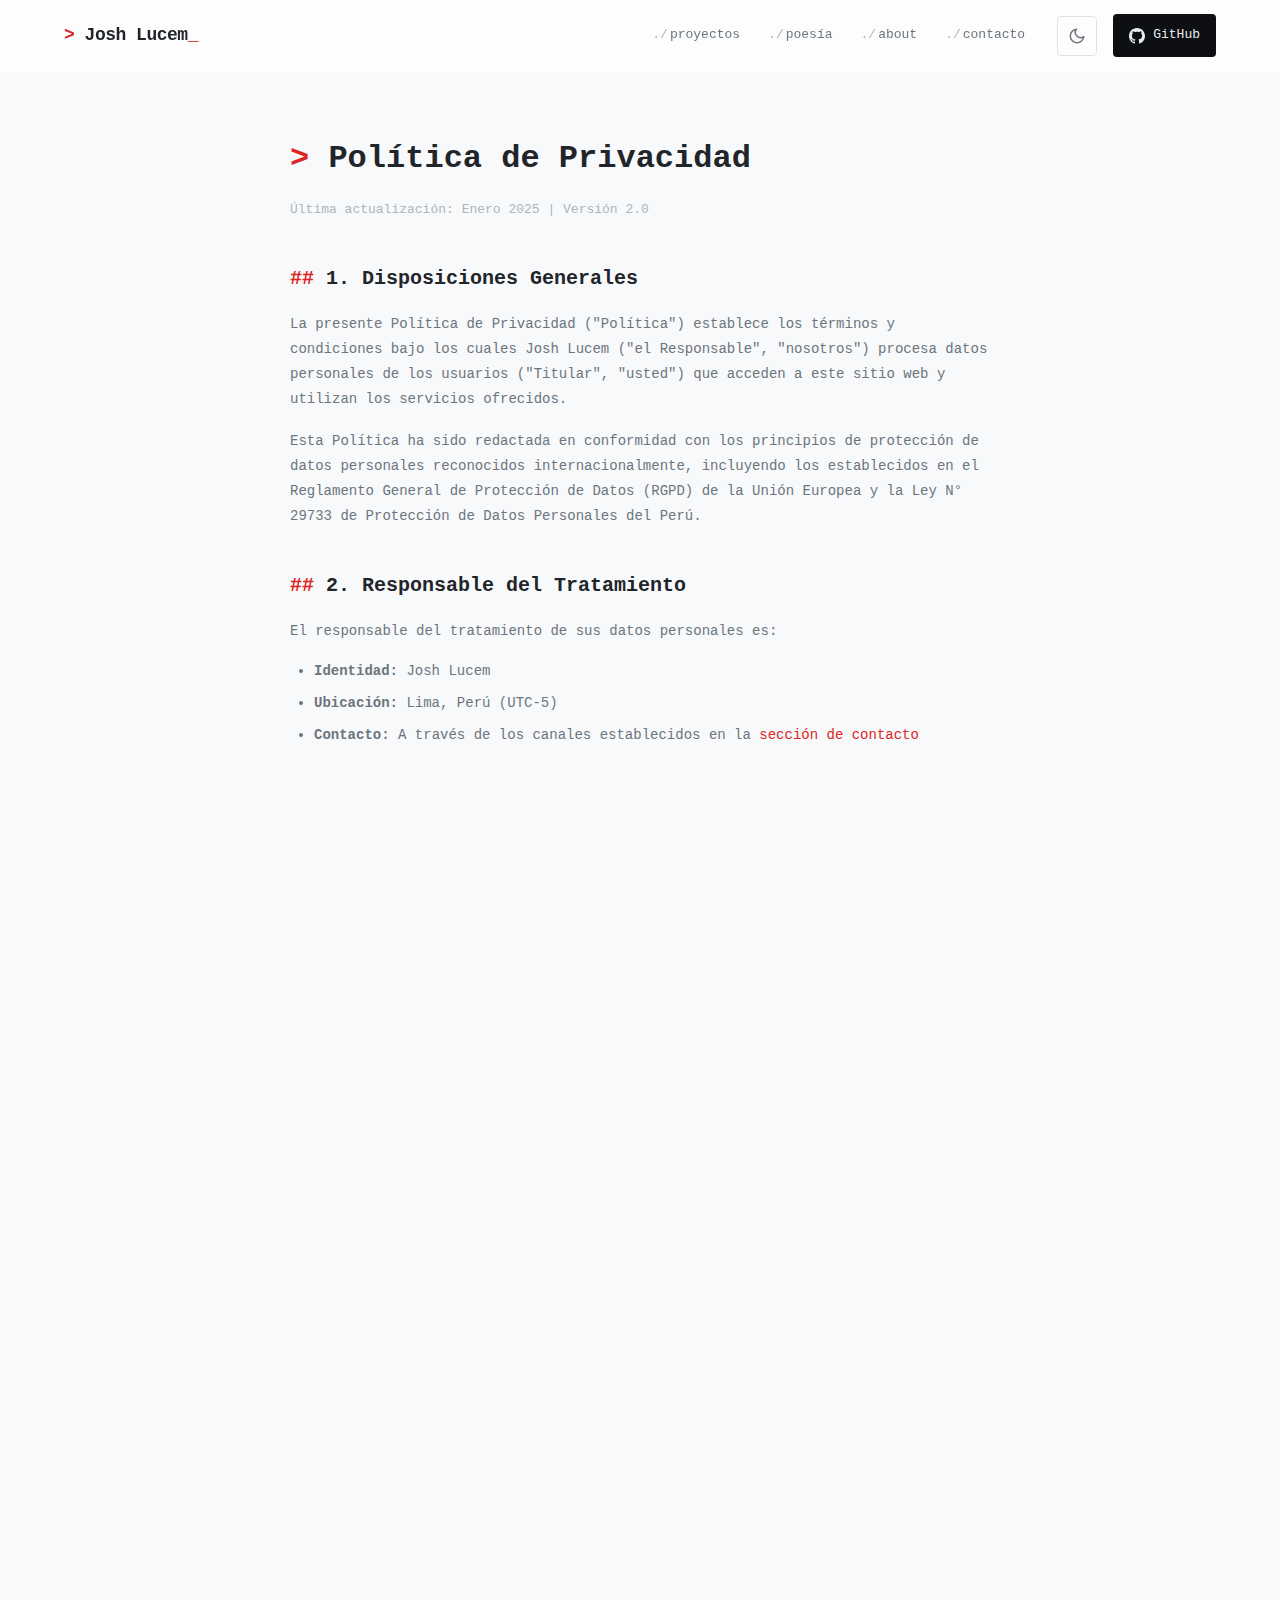
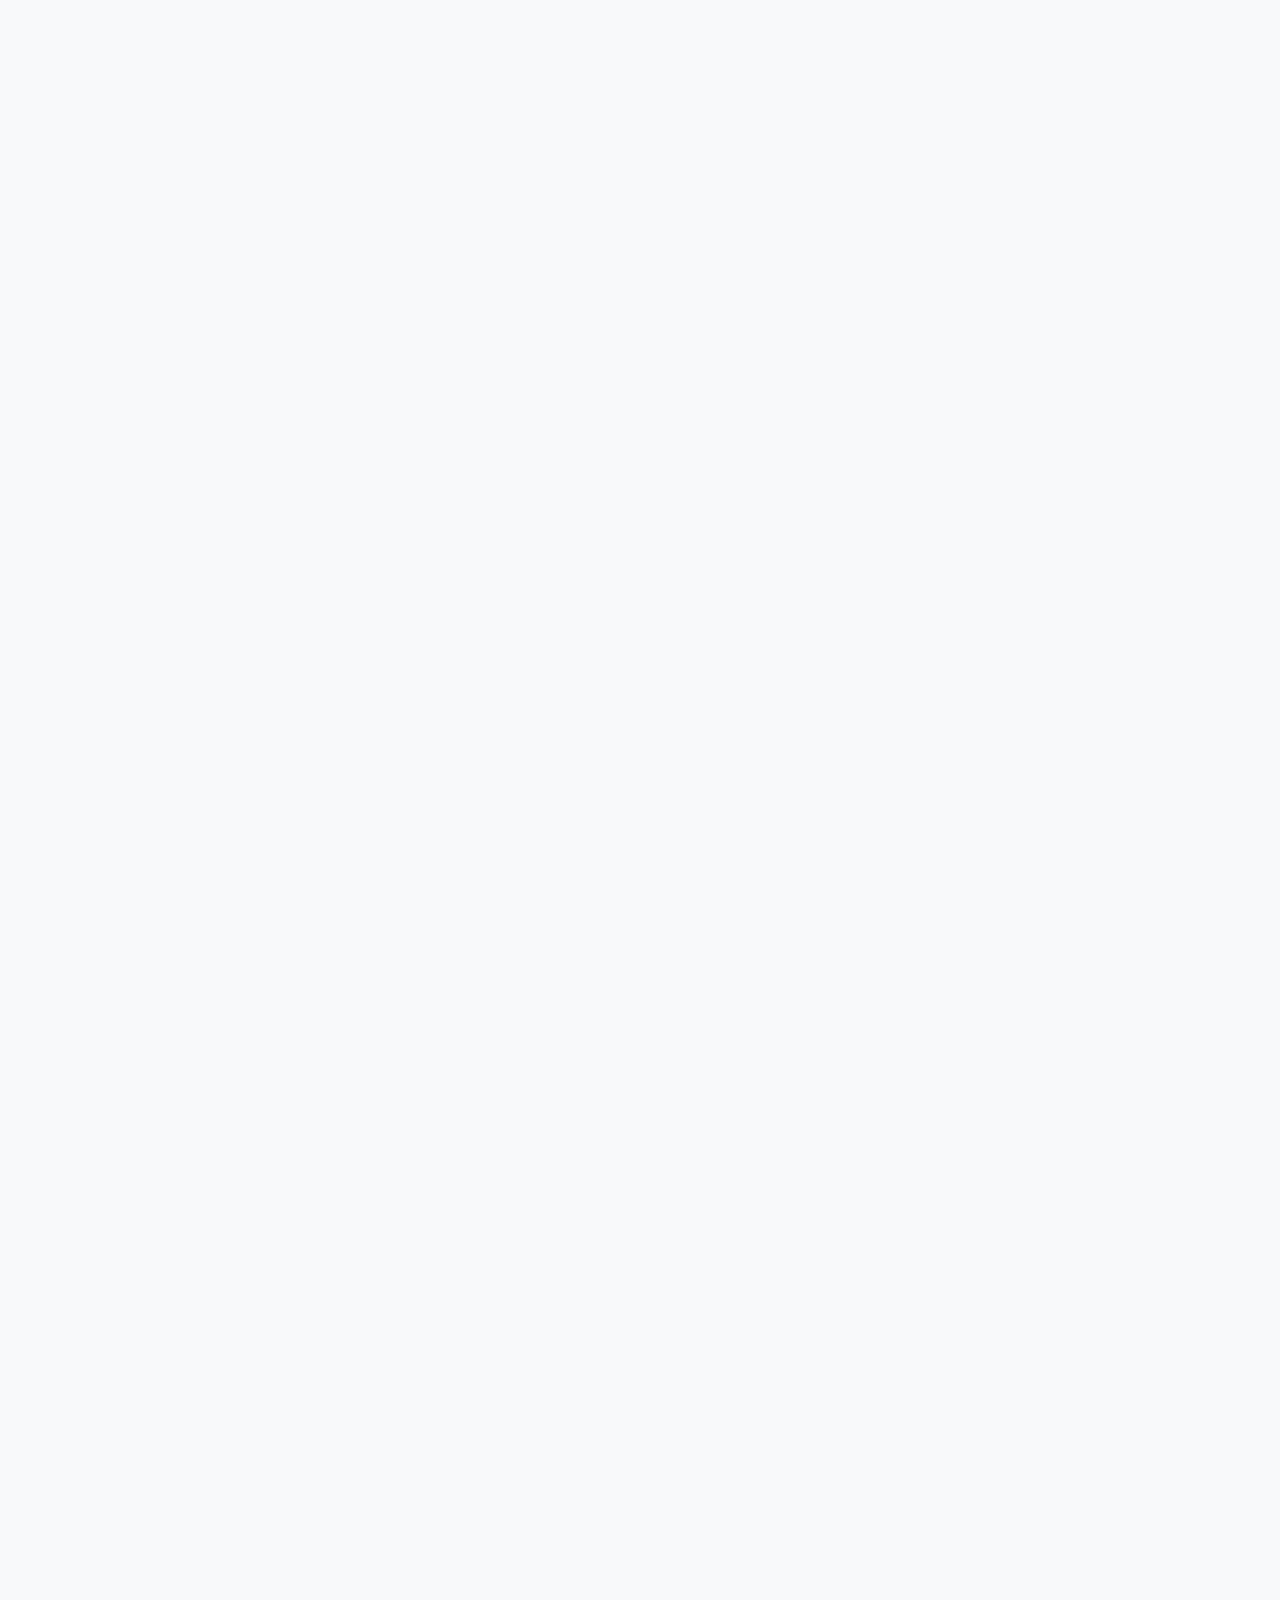
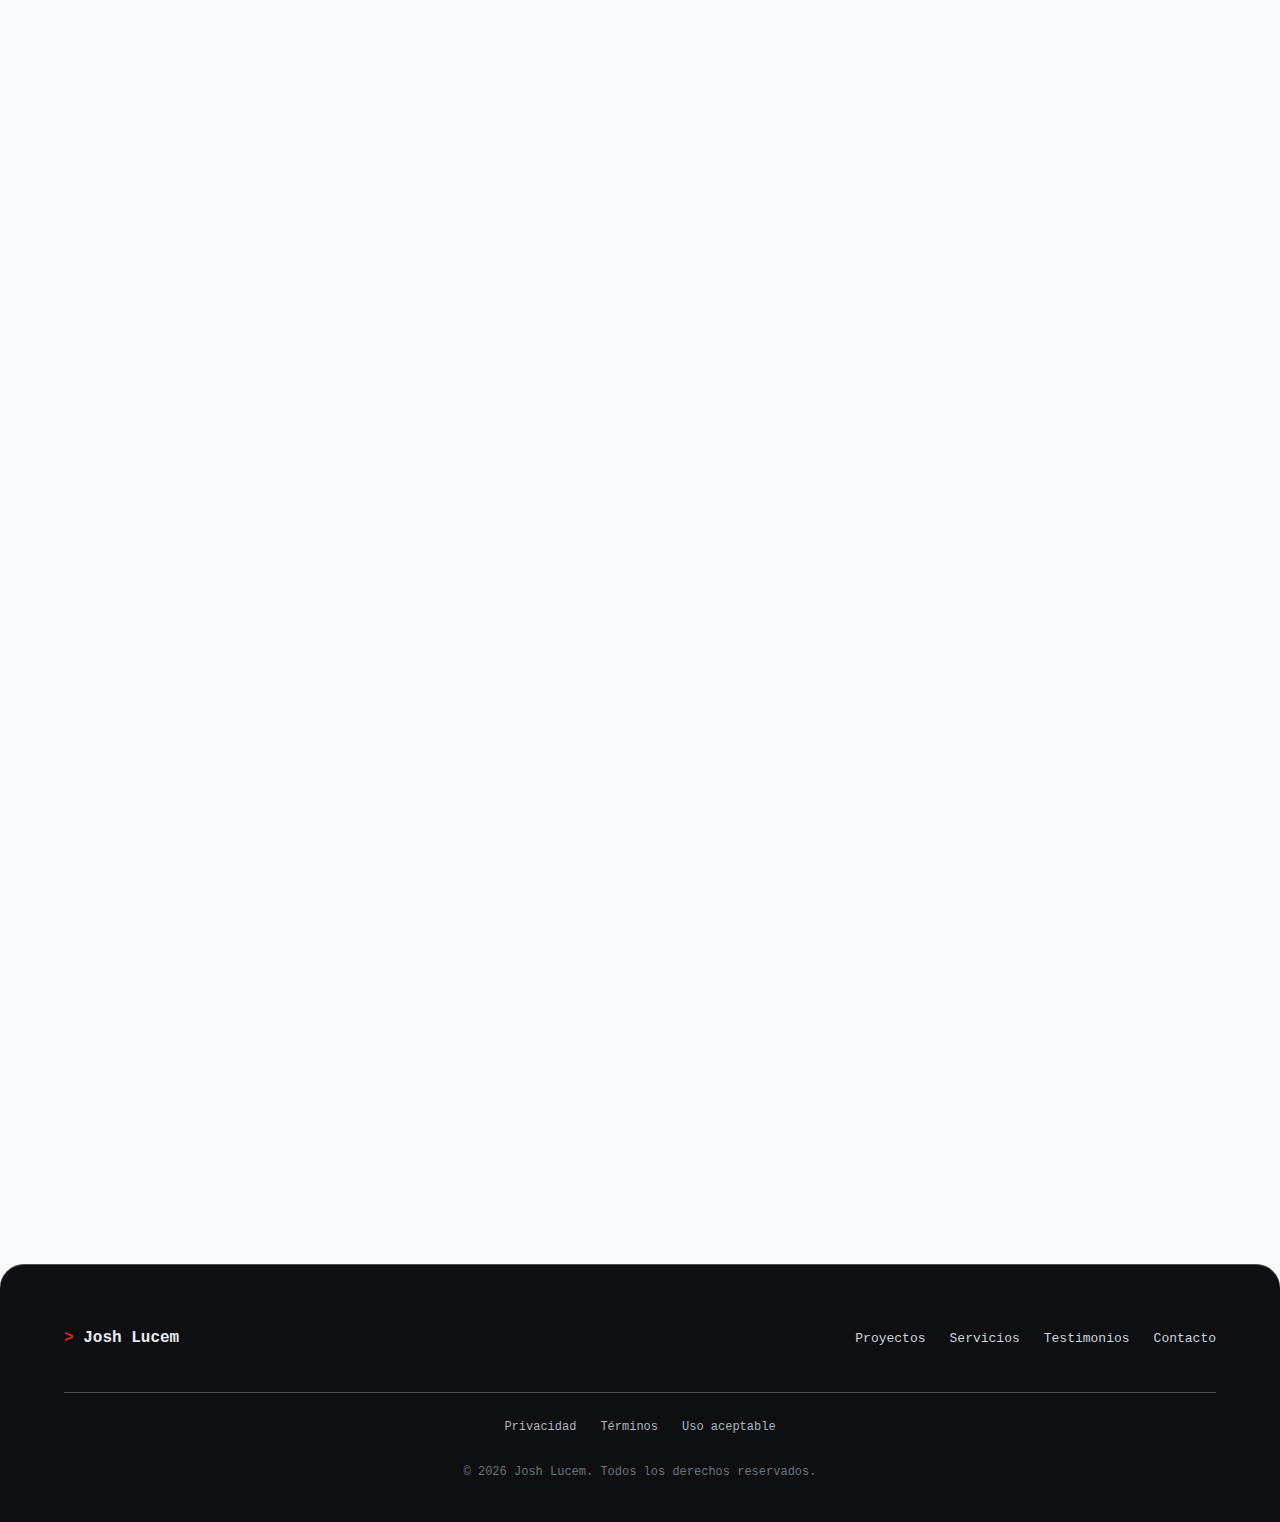
<file: privacy.html>
<!DOCTYPE html>
<html lang="es">
<head>
  <meta charset="UTF-8">
  <meta name="viewport" content="width=device-width, initial-scale=1.0">
  <meta name="description" content="Política de privacidad de Josh Lucem.">
  
  <meta property="og:type" content="website">
  <meta property="og:title" content="Privacidad — Josh Lucem">
  <meta property="og:url" content="https://joshlucem.github.io/privacy.html">
  
  <title>Privacidad — Josh Lucem</title>
  
  <link rel="icon" type="image/svg+xml" href="assets/favicon.svg">
  <link rel="stylesheet" href="assets/styles.css">
</head>
<body>
  <!-- Header -->
  <header class="header">
    <div class="header-inner">
      <a href="/" class="logo">Josh Lucem</a>
      
      <nav class="nav">
        <div class="nav-links">
          <a href="projects.html" class="nav-link">proyectos</a>
          <a href="poetry.html" class="nav-link">poesía</a>
          <a href="index.html#about" class="nav-link">about</a>
          <a href="contact.html" class="nav-link">contacto</a>
        </div>
        
        <div class="nav-actions">
          <button class="theme-toggle" aria-label="Cambiar tema">
            <svg class="icon-moon" viewBox="0 0 24 24" fill="none" stroke="currentColor" stroke-width="2" stroke-linecap="round" stroke-linejoin="round">
              <path d="M21 12.79A9 9 0 1 1 11.21 3 7 7 0 0 0 21 12.79z"></path>
            </svg>
            <svg class="icon-sun" viewBox="0 0 24 24" fill="none" stroke="currentColor" stroke-width="2" stroke-linecap="round" stroke-linejoin="round">
              <circle cx="12" cy="12" r="5"></circle>
              <line x1="12" y1="1" x2="12" y2="3"></line>
              <line x1="12" y1="21" x2="12" y2="23"></line>
              <line x1="4.22" y1="4.22" x2="5.64" y2="5.64"></line>
              <line x1="18.36" y1="18.36" x2="19.78" y2="19.78"></line>
              <line x1="1" y1="12" x2="3" y2="12"></line>
              <line x1="21" y1="12" x2="23" y2="12"></line>
              <line x1="4.22" y1="19.78" x2="5.64" y2="18.36"></line>
              <line x1="18.36" y1="5.64" x2="19.78" y2="4.22"></line>
            </svg>
          </button>
          
          <a href="https://github.com/joshlucem" class="btn-github" target="_blank" rel="noopener noreferrer">
            <svg viewBox="0 0 24 24" fill="currentColor">
              <path d="M12 0c-6.626 0-12 5.373-12 12 0 5.302 3.438 9.8 8.207 11.387.599.111.793-.261.793-.577v-2.234c-3.338.726-4.033-1.416-4.033-1.416-.546-1.387-1.333-1.756-1.333-1.756-1.089-.745.083-.729.083-.729 1.205.084 1.839 1.237 1.839 1.237 1.07 1.834 2.807 1.304 3.492.997.107-.775.418-1.305.762-1.604-2.665-.305-5.467-1.334-5.467-5.931 0-1.311.469-2.381 1.236-3.221-.124-.303-.535-1.524.117-3.176 0 0 1.008-.322 3.301 1.23.957-.266 1.983-.399 3.003-.404 1.02.005 2.047.138 3.006.404 2.291-1.552 3.297-1.23 3.297-1.23.653 1.653.242 2.874.118 3.176.77.84 1.235 1.911 1.235 3.221 0 4.609-2.807 5.624-5.479 5.921.43.372.823 1.102.823 2.222v3.293c0 .319.192.694.801.576 4.765-1.589 8.199-6.086 8.199-11.386 0-6.627-5.373-12-12-12z"/>
            </svg>
            <span>GitHub</span>
          </a>
          
          <button class="mobile-toggle" aria-label="Menú">
            <span></span>
            <span></span>
            <span></span>
          </button>
        </div>
      </nav>
    </div>
  </header>

  <!-- Mobile Menu -->
  <div class="mobile-menu">
    <a href="projects.html" class="nav-link">proyectos</a>
    <a href="poetry.html" class="nav-link">poesía</a>
    <a href="index.html#about" class="nav-link">about</a>
    <a href="contact.html" class="nav-link">contacto</a>
  </div>

  <main class="legal-page">
    <div class="legal-content">
      <h1 class="reveal">Política de Privacidad</h1>
      <p class="last-updated reveal reveal-delay-1">Última actualización: Enero 2025 | Versión 2.0</p>
      
      <section class="reveal reveal-delay-2">
        <h2>1. Disposiciones Generales</h2>
        <p>
          La presente Política de Privacidad ("Política") establece los términos y condiciones 
          bajo los cuales Josh Lucem ("el Responsable", "nosotros") procesa datos personales 
          de los usuarios ("Titular", "usted") que acceden a este sitio web y utilizan los 
          servicios ofrecidos.
        </p>
        <p>
          Esta Política ha sido redactada en conformidad con los principios de protección de 
          datos personales reconocidos internacionalmente, incluyendo los establecidos en el 
          Reglamento General de Protección de Datos (RGPD) de la Unión Europea y la 
          Ley N° 29733 de Protección de Datos Personales del Perú.
        </p>
      </section>

      <section class="reveal reveal-delay-2">
        <h2>2. Responsable del Tratamiento</h2>
        <p>El responsable del tratamiento de sus datos personales es:</p>
        <ul>
          <li><strong>Identidad:</strong> Josh Lucem</li>
          <li><strong>Ubicación:</strong> Lima, Perú (UTC-5)</li>
          <li><strong>Contacto:</strong> A través de los canales establecidos en la <a href="contact.html">sección de contacto</a></li>
        </ul>
      </section>

      <section class="reveal reveal-delay-2">
        <h2>3. Datos Recopilados</h2>
        <h3>3.1 Datos No Recopilados Activamente</h3>
        <p>
          Este sitio web opera bajo un modelo de arquitectura estática (JAMstack) alojado 
          en GitHub Pages. No implementamos sistemas de recopilación activa de datos, lo que 
          significa que:
        </p>
        <ul>
          <li>No utilizamos cookies de seguimiento ni tecnologías de rastreo (tracking pixels, web beacons)</li>
          <li>No implementamos servicios de analítica web (Google Analytics, Plausible, etc.)</li>
          <li>No ejecutamos scripts de terceros que recopilen información del usuario</li>
          <li>No mantenemos bases de datos de usuarios ni sistemas CRM</li>
        </ul>
        
        <h3>3.2 Datos Técnicos del Proveedor de Alojamiento</h3>
        <p>
          GitHub, Inc. como proveedor de infraestructura, puede registrar automáticamente 
          información técnica incluyendo:
        </p>
        <ul>
          <li>Dirección IP del visitante</li>
          <li>Encabezados HTTP (User-Agent, Referer, Accept-Language)</li>
          <li>Timestamp de las solicitudes</li>
          <li>URLs accedidas</li>
        </ul>
        <p>
          Este procesamiento está sujeto a la 
          <a href="https://docs.github.com/en/site-policy/privacy-policies/github-privacy-statement" target="_blank" rel="noopener noreferrer">Declaración de Privacidad de GitHub</a>, 
          sobre la cual no tenemos control ni acceso.
        </p>

        <h3>3.3 Datos Proporcionados Voluntariamente</h3>
        <p>
          Podemos procesar datos que usted proporcione voluntariamente a través de:
        </p>
        <ul>
          <li>Comunicaciones por correo electrónico</li>
          <li>Mensajes en plataformas de terceros (Discord, GitHub Issues)</li>
          <li>Solicitudes de servicios profesionales</li>
        </ul>
      </section>

      <section class="reveal reveal-delay-2">
        <h2>4. Almacenamiento Local (localStorage)</h2>
        <p>
          Este sitio utiliza la API Web Storage (localStorage) exclusivamente para 
          persistir preferencias de interfaz de usuario:
        </p>
        <ul>
          <li><strong>Clave almacenada:</strong> <code>theme</code></li>
          <li><strong>Valores posibles:</strong> <code>light</code> | <code>dark</code></li>
          <li><strong>Propósito:</strong> Recordar preferencia de tema visual entre sesiones</li>
          <li><strong>Transmisión:</strong> Ninguna (datos almacenados únicamente en el dispositivo del usuario)</li>
          <li><strong>Eliminación:</strong> Mediante las herramientas de desarrollo del navegador o configuración de privacidad</li>
        </ul>
        <p>
          Este almacenamiento no constituye una "cookie" según la definición técnica, 
          y no requiere consentimiento bajo la mayoría de regulaciones aplicables dado 
          su carácter estrictamente necesario para funcionalidades solicitadas por el usuario.
        </p>
      </section>

      <section class="reveal reveal-delay-2">
        <h2>5. Bases Legales del Tratamiento</h2>
        <p>El procesamiento de datos personales se fundamenta en:</p>
        <ul>
          <li><strong>Consentimiento (Art. 6.1.a RGPD):</strong> Para comunicaciones voluntarias iniciadas por el usuario</li>
          <li><strong>Ejecución contractual (Art. 6.1.b RGPD):</strong> Para la prestación de servicios profesionales contratados</li>
          <li><strong>Interés legítimo (Art. 6.1.f RGPD):</strong> Para la operación técnica del sitio web y respuesta a consultas</li>
        </ul>
      </section>

      <section class="reveal reveal-delay-2">
        <h2>6. Tratamiento de Datos en Productos de Software</h2>
        <p>
          Los productos de software desarrollados (plugins de Minecraft, bots de Discord, 
          integraciones) pueden procesar datos según sus funcionalidades específicas. 
          Cada producto incluye:
        </p>
        <ul>
          <li>Documentación técnica sobre datos procesados</li>
          <li>Política de privacidad específica cuando sea aplicable</li>
          <li>Información sobre retención y eliminación de datos</li>
        </ul>
        <p>
          Para productos de código abierto, el procesamiento de datos está documentado 
          en el repositorio correspondiente.
        </p>
      </section>

      <section class="reveal reveal-delay-2">
        <h2>7. Transferencias Internacionales</h2>
        <p>
          Dado que este sitio está alojado en GitHub Pages (infraestructura de GitHub, Inc., 
          empresa estadounidense), puede existir transferencia de datos técnicos a 
          servidores ubicados fuera del Espacio Económico Europeo.
        </p>
        <p>
          GitHub mantiene mecanismos de adecuación para transferencias internacionales, 
          incluyendo Cláusulas Contractuales Tipo aprobadas por la Comisión Europea.
        </p>
      </section>

      <section class="reveal reveal-delay-2">
        <h2>8. Derechos del Titular</h2>
        <p>
          De acuerdo con la normativa aplicable, usted tiene derecho a:
        </p>
        <ul>
          <li><strong>Acceso:</strong> Solicitar información sobre los datos personales que procesamos sobre usted</li>
          <li><strong>Rectificación:</strong> Solicitar la corrección de datos inexactos o incompletos</li>
          <li><strong>Supresión:</strong> Solicitar la eliminación de sus datos personales ("derecho al olvido")</li>
          <li><strong>Oposición:</strong> Oponerse al procesamiento de sus datos en determinadas circunstancias</li>
          <li><strong>Portabilidad:</strong> Recibir sus datos en un formato estructurado y de uso común</li>
          <li><strong>Limitación:</strong> Solicitar la restricción del procesamiento de sus datos</li>
        </ul>
        <p>
          Para ejercer estos derechos, contacte a través de los canales establecidos 
          en la <a href="contact.html">sección de contacto</a>. Procesaremos su solicitud 
          en un plazo máximo de 30 días hábiles.
        </p>
      </section>

      <section class="reveal reveal-delay-2">
        <h2>9. Seguridad de los Datos</h2>
        <p>
          Implementamos medidas técnicas y organizativas apropiadas para proteger 
          los datos personales, incluyendo:
        </p>
        <ul>
          <li>Transmisión cifrada mediante HTTPS/TLS</li>
          <li>Infraestructura de alojamiento con certificaciones de seguridad (GitHub Enterprise)</li>
          <li>Principio de minimización de datos</li>
          <li>Acceso restringido a información confidencial</li>
        </ul>
      </section>

      <section class="reveal reveal-delay-2">
        <h2>10. Retención de Datos</h2>
        <p>
          Los datos personales se conservan únicamente durante el tiempo necesario 
          para cumplir con los fines para los que fueron recopilados:
        </p>
        <ul>
          <li><strong>Comunicaciones:</strong> Duración de la relación comercial + 3 años para obligaciones legales</li>
          <li><strong>Datos de proyectos:</strong> Duración del proyecto + período de garantía acordado</li>
          <li><strong>Preferencias localStorage:</strong> Hasta eliminación por el usuario</li>
        </ul>
      </section>

      <section class="reveal reveal-delay-2">
        <h2>11. Modificaciones a esta Política</h2>
        <p>
          Nos reservamos el derecho de actualizar esta Política para reflejar cambios 
          en nuestras prácticas o requisitos legales. Las modificaciones sustanciales 
          serán indicadas mediante actualización de la fecha de revisión.
        </p>
        <p>
          Se recomienda revisar periódicamente este documento para mantenerse informado 
          sobre el tratamiento de sus datos personales.
        </p>
      </section>

      <section class="reveal reveal-delay-2">
        <h2>12. Contacto y Reclamaciones</h2>
        <p>
          Para consultas sobre esta Política o el ejercicio de sus derechos, 
          puede contactarnos a través de la <a href="contact.html">sección de contacto</a>.
        </p>
        <p>
          Si considera que el tratamiento de sus datos vulnera la normativa vigente, 
          tiene derecho a presentar una reclamación ante la autoridad de control 
          competente de su jurisdicción.
        </p>
      </section>
    </div>
  </main>

  <!-- Footer -->
  <footer class="footer">
    <div class="container">
      <div class="footer-content">
        <span class="footer-brand">Josh Lucem</span>
        
        <div class="footer-links">
          <a href="projects.html" class="footer-link">Proyectos</a>
          <a href="index.html#servicios" class="footer-link">Servicios</a>
          <a href="index.html#testimonios" class="footer-link">Testimonios</a>
          <a href="contact.html" class="footer-link">Contacto</a>
        </div>
      </div>
      
      <div class="footer-legal">
        <a href="privacy.html">Privacidad</a>
        <a href="terms.html">Términos</a>
        <a href="use.html">Uso aceptable</a>
      </div>
      
      <p class="footer-copyright">
        &copy; <span class="current-year">2026</span> Josh Lucem. Todos los derechos reservados.
      </p>
    </div>
  </footer>

  <script src="assets/app.js"></script>
</body>
</html>
</file>
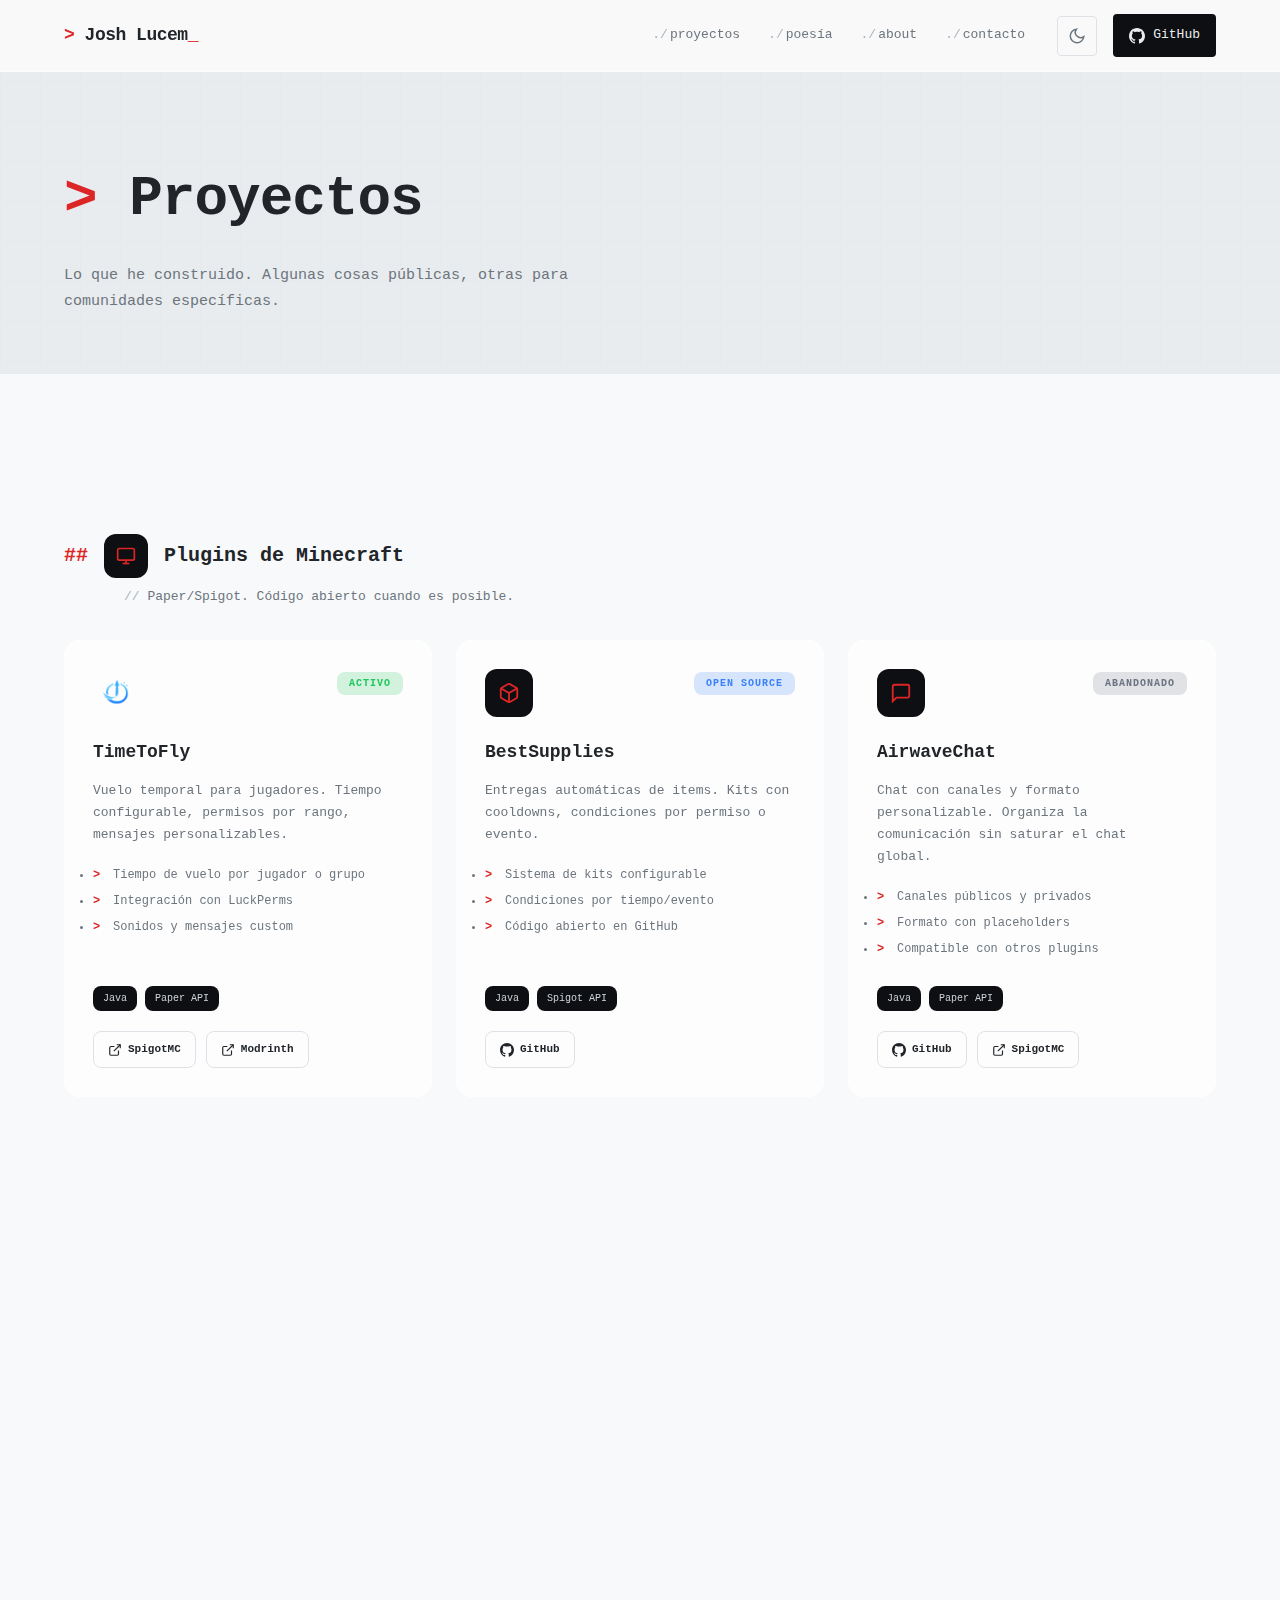
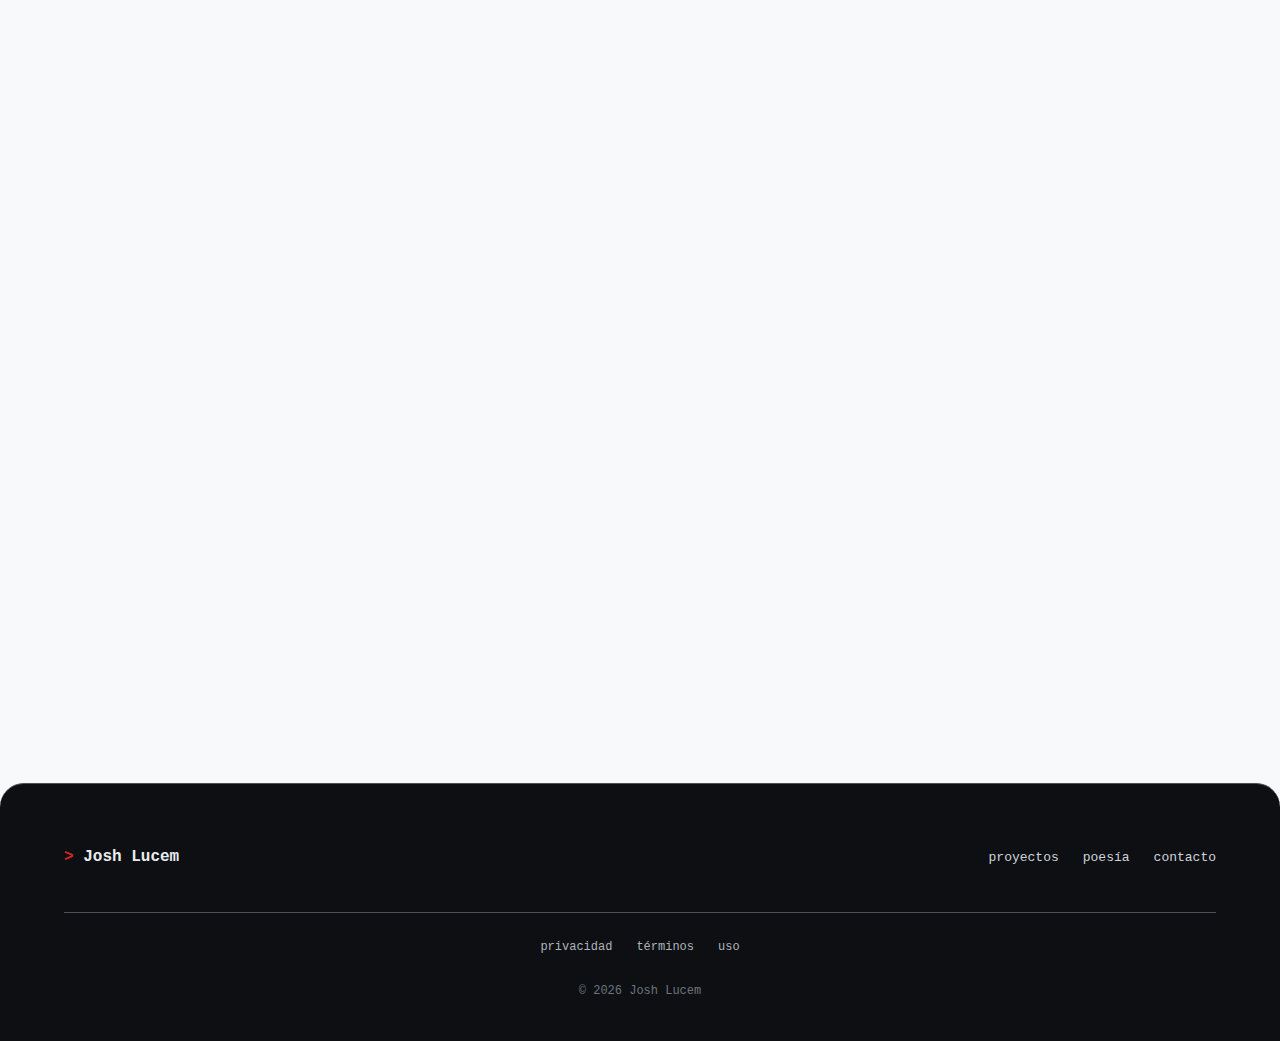
<file: projects.html>
<!DOCTYPE html>
<html lang="es">
<head>
  <meta charset="UTF-8">
  <meta name="viewport" content="width=device-width, initial-scale=1.0">
  <meta name="description" content="Proyectos de Josh Lucem — Plugins de Minecraft y bots de Discord.">
  
  <meta property="og:type" content="website">
  <meta property="og:title" content="Proyectos — Josh Lucem">
  <meta property="og:description" content="Plugins, bots, código.">
  <meta property="og:url" content="https://joshlucem.github.io/projects.html">
  
  <title>Proyectos — Josh Lucem</title>
  
  <link rel="icon" type="image/svg+xml" href="assets/favicon.svg">
  <link rel="stylesheet" href="assets/styles.css">
</head>
<body>
  <header class="header">
    <div class="header-inner">
      <a href="/" class="logo">Josh Lucem</a>
      
      <nav class="nav">
        <div class="nav-links">
          <a href="projects.html" class="nav-link">proyectos</a>
          <a href="poetry.html" class="nav-link">poesía</a>
          <a href="index.html#about" class="nav-link">about</a>
          <a href="contact.html" class="nav-link">contacto</a>
        </div>
        
        <div class="nav-actions">
          <button class="theme-toggle" aria-label="Cambiar tema">
            <svg class="icon-moon" viewBox="0 0 24 24" fill="none" stroke="currentColor" stroke-width="2">
              <path d="M21 12.79A9 9 0 1 1 11.21 3 7 7 0 0 0 21 12.79z"></path>
            </svg>
            <svg class="icon-sun" viewBox="0 0 24 24" fill="none" stroke="currentColor" stroke-width="2">
              <circle cx="12" cy="12" r="5"></circle>
              <line x1="12" y1="1" x2="12" y2="3"></line>
              <line x1="12" y1="21" x2="12" y2="23"></line>
              <line x1="4.22" y1="4.22" x2="5.64" y2="5.64"></line>
              <line x1="18.36" y1="18.36" x2="19.78" y2="19.78"></line>
              <line x1="1" y1="12" x2="3" y2="12"></line>
              <line x1="21" y1="12" x2="23" y2="12"></line>
              <line x1="4.22" y1="19.78" x2="5.64" y2="18.36"></line>
              <line x1="18.36" y1="5.64" x2="19.78" y2="4.22"></line>
            </svg>
          </button>
          
          <a href="https://github.com/joshlucem" class="btn-github" target="_blank" rel="noopener noreferrer">
            <svg viewBox="0 0 24 24" fill="currentColor">
              <path d="M12 0c-6.626 0-12 5.373-12 12 0 5.302 3.438 9.8 8.207 11.387.599.111.793-.261.793-.577v-2.234c-3.338.726-4.033-1.416-4.033-1.416-.546-1.387-1.333-1.756-1.333-1.756-1.089-.745.083-.729.083-.729 1.205.084 1.839 1.237 1.839 1.237 1.07 1.834 2.807 1.304 3.492.997.107-.775.418-1.305.762-1.604-2.665-.305-5.467-1.334-5.467-5.931 0-1.311.469-2.381 1.236-3.221-.124-.303-.535-1.524.117-3.176 0 0 1.008-.322 3.301 1.23.957-.266 1.983-.399 3.003-.404 1.02.005 2.047.138 3.006.404 2.291-1.552 3.297-1.23 3.297-1.23.653 1.653.242 2.874.118 3.176.77.84 1.235 1.911 1.235 3.221 0 4.609-2.807 5.624-5.479 5.921.43.372.823 1.102.823 2.222v3.293c0 .319.192.694.801.576 4.765-1.589 8.199-6.086 8.199-11.386 0-6.627-5.373-12-12-12z"/>
            </svg>
            <span>GitHub</span>
          </a>
          
          <button class="mobile-toggle" aria-label="Menú">
            <span></span>
            <span></span>
            <span></span>
          </button>
        </div>
      </nav>
    </div>
  </header>

  <div class="mobile-menu">
    <a href="projects.html" class="nav-link">proyectos</a>
    <a href="poetry.html" class="nav-link">poesía</a>
    <a href="index.html#about" class="nav-link">about</a>
    <a href="contact.html" class="nav-link">contacto</a>
  </div>

  <main>
    <section class="projects-hero">
      <div class="container">
        <div class="projects-hero-content">
          <h1 class="reveal">Proyectos</h1>
          <p class="reveal reveal-delay-1">
            Lo que he construido. Algunas cosas públicas, otras para comunidades específicas.
          </p>
        </div>
      </div>
    </section>

    <section class="section projects-page">
      <div class="container">
        
        <!-- Minecraft Plugins -->
        <div class="projects-category reveal">
          <h2 class="category-title">
            <span class="category-icon category-icon-stroke">
              <svg viewBox="0 0 24 24" stroke-width="2">
                <rect x="2" y="3" width="20" height="14" rx="2" ry="2"></rect>
                <line x1="8" y1="21" x2="16" y2="21"></line>
                <line x1="12" y1="17" x2="12" y2="21"></line>
              </svg>
            </span>
            Plugins de Minecraft
          </h2>
          <p class="category-description">
            Paper/Spigot. Código abierto cuando es posible.
          </p>
        </div>

        <div class="projects-grid">
          <!-- TimeToFly -->
          <article class="project-card reveal reveal-delay-1">
            <div class="project-card-inner">
              <div class="project-header">
                <div class="project-icon project-icon-img">
                  <img src="img/TimeToFly.png" alt="TimeToFly">
                </div>
                <div class="project-status">
                  <span class="status-badge status-active">activo</span>
                </div>
              </div>
              <h3 class="project-title">TimeToFly</h3>
              <p class="project-description">
                Vuelo temporal para jugadores. Tiempo configurable, permisos por rango, 
                mensajes personalizables.
              </p>
              <ul class="project-features">
                <li>Tiempo de vuelo por jugador o grupo</li>
                <li>Integración con LuckPerms</li>
                <li>Sonidos y mensajes custom</li>
              </ul>
              <div class="project-tech">
                <span class="tech-tag">Java</span>
                <span class="tech-tag">Paper API</span>
              </div>
              <div class="project-links">
                <a href="https://www.spigotmc.org/resources/timetofly.132186/" class="project-link" target="_blank" rel="noopener noreferrer">
                  <svg viewBox="0 0 24 24" fill="none" stroke="currentColor" stroke-width="2">
                    <path d="M18 13v6a2 2 0 0 1-2 2H5a2 2 0 0 1-2-2V8a2 2 0 0 1 2-2h6"></path>
                    <polyline points="15 3 21 3 21 9"></polyline>
                    <line x1="10" y1="14" x2="21" y2="3"></line>
                  </svg>
                  SpigotMC
                </a>
                <a href="https://modrinth.com/plugin/timetofly" class="project-link" target="_blank" rel="noopener noreferrer">
                  <svg viewBox="0 0 24 24" fill="none" stroke="currentColor" stroke-width="2">
                    <path d="M18 13v6a2 2 0 0 1-2 2H5a2 2 0 0 1-2-2V8a2 2 0 0 1 2-2h6"></path>
                    <polyline points="15 3 21 3 21 9"></polyline>
                    <line x1="10" y1="14" x2="21" y2="3"></line>
                  </svg>
                  Modrinth
                </a>
              </div>
            </div>
          </article>

          <!-- BestSupplies -->
          <article class="project-card reveal reveal-delay-2">
            <div class="project-card-inner">
              <div class="project-header">
                <div class="project-icon">
                  <svg viewBox="0 0 24 24" fill="none" stroke="currentColor" stroke-width="2">
                    <path d="M21 16V8a2 2 0 0 0-1-1.73l-7-4a2 2 0 0 0-2 0l-7 4A2 2 0 0 0 3 8v8a2 2 0 0 0 1 1.73l7 4a2 2 0 0 0 2 0l7-4A2 2 0 0 0 21 16z"></path>
                    <polyline points="3.27 6.96 12 12.01 20.73 6.96"></polyline>
                    <line x1="12" y1="22.08" x2="12" y2="12"></line>
                  </svg>
                </div>
                <div class="project-status">
                  <span class="status-badge status-open">open source</span>
                </div>
              </div>
              <h3 class="project-title">BestSupplies</h3>
              <p class="project-description">
                Entregas automáticas de items. Kits con cooldowns, condiciones 
                por permiso o evento.
              </p>
              <ul class="project-features">
                <li>Sistema de kits configurable</li>
                <li>Condiciones por tiempo/evento</li>
                <li>Código abierto en GitHub</li>
              </ul>
              <div class="project-tech">
                <span class="tech-tag">Java</span>
                <span class="tech-tag">Spigot API</span>
              </div>
              <div class="project-links">
                <a href="https://github.com/joshlucem/BestSupplies" class="project-link" target="_blank" rel="noopener noreferrer">
                  <svg viewBox="0 0 24 24" fill="currentColor">
                    <path d="M12 0c-6.626 0-12 5.373-12 12 0 5.302 3.438 9.8 8.207 11.387.599.111.793-.261.793-.577v-2.234c-3.338.726-4.033-1.416-4.033-1.416-.546-1.387-1.333-1.756-1.333-1.756-1.089-.745.083-.729.083-.729 1.205.084 1.839 1.237 1.839 1.237 1.07 1.834 2.807 1.304 3.492.997.107-.775.418-1.305.762-1.604-2.665-.305-5.467-1.334-5.467-5.931 0-1.311.469-2.381 1.236-3.221-.124-.303-.535-1.524.117-3.176 0 0 1.008-.322 3.301 1.23.957-.266 1.983-.399 3.003-.404 1.02.005 2.047.138 3.006.404 2.291-1.552 3.297-1.23 3.297-1.23.653 1.653.242 2.874.118 3.176.77.84 1.235 1.911 1.235 3.221 0 4.609-2.807 5.624-5.479 5.921.43.372.823 1.102.823 2.222v3.293c0 .319.192.694.801.576 4.765-1.589 8.199-6.086 8.199-11.386 0-6.627-5.373-12-12-12z"/>
                  </svg>
                  GitHub
                </a>
              </div>
            </div>
          </article>

          <!-- AirwaveChat -->
          <article class="project-card reveal reveal-delay-3">
            <div class="project-card-inner">
              <div class="project-header">
                <div class="project-icon">
                  <svg viewBox="0 0 24 24" fill="none" stroke="currentColor" stroke-width="2">
                    <path d="M21 15a2 2 0 0 1-2 2H7l-4 4V5a2 2 0 0 1 2-2h14a2 2 0 0 1 2 2z"></path>
                  </svg>
                </div>
                <div class="project-status">
                  <span class="status-badge status-abandoned">abandonado</span>
                </div>
              </div>
              <h3 class="project-title">AirwaveChat</h3>
              <p class="project-description">
                Chat con canales y formato personalizable. Organiza la comunicación 
                sin saturar el chat global.
              </p>
              <ul class="project-features">
                <li>Canales públicos y privados</li>
                <li>Formato con placeholders</li>
                <li>Compatible con otros plugins</li>
              </ul>
              <div class="project-tech">
                <span class="tech-tag">Java</span>
                <span class="tech-tag">Paper API</span>
              </div>
              <div class="project-links">
                <a href="https://github.com/joshlucem/AirwaveChat" class="project-link" target="_blank" rel="noopener noreferrer">
                  <svg viewBox="0 0 24 24" fill="currentColor">
                    <path d="M12 0c-6.626 0-12 5.373-12 12 0 5.302 3.438 9.8 8.207 11.387.599.111.793-.261.793-.577v-2.234c-3.338.726-4.033-1.416-4.033-1.416-.546-1.387-1.333-1.756-1.333-1.756-1.089-.745.083-.729.083-.729 1.205.084 1.839 1.237 1.839 1.237 1.07 1.834 2.807 1.304 3.492.997.107-.775.418-1.305.762-1.604-2.665-.305-5.467-1.334-5.467-5.931 0-1.311.469-2.381 1.236-3.221-.124-.303-.535-1.524.117-3.176 0 0 1.008-.322 3.301 1.23.957-.266 1.983-.399 3.003-.404 1.02.005 2.047.138 3.006.404 2.291-1.552 3.297-1.23 3.297-1.23.653 1.653.242 2.874.118 3.176.77.84 1.235 1.911 1.235 3.221 0 4.609-2.807 5.624-5.479 5.921.43.372.823 1.102.823 2.222v3.293c0 .319.192.694.801.576 4.765-1.589 8.199-6.086 8.199-11.386 0-6.627-5.373-12-12-12z"/>
                  </svg>
                  GitHub
                </a>
                <a href="https://www.spigotmc.org/resources/airwavechat.130344/" class="project-link" target="_blank" rel="noopener noreferrer">
                  <svg viewBox="0 0 24 24" fill="none" stroke="currentColor" stroke-width="2">
                    <path d="M18 13v6a2 2 0 0 1-2 2H5a2 2 0 0 1-2-2V8a2 2 0 0 1 2-2h6"></path>
                    <polyline points="15 3 21 3 21 9"></polyline>
                    <line x1="10" y1="14" x2="21" y2="3"></line>
                  </svg>
                  SpigotMC
                </a>
              </div>
            </div>
          </article>
        </div>

        <!-- Discord Bots -->
        <div class="projects-category reveal" style="margin-top: 4rem;">
          <h2 class="category-title">
            <span class="category-icon category-icon-fill">
              <svg viewBox="0 0 127.14 96.36">
                <path d="M107.7,8.07A105.15,105.15,0,0,0,81.47,0a72.06,72.06,0,0,0-3.36,6.83A97.68,97.68,0,0,0,49,6.83,72.37,72.37,0,0,0,45.64,0,105.89,105.89,0,0,0,19.39,8.09C2.79,32.65-1.71,56.6.54,80.21h0A105.73,105.73,0,0,0,32.71,96.36,77.7,77.7,0,0,0,39.6,85.25a68.42,68.42,0,0,1-10.85-5.18c.91-.66,1.8-1.34,2.66-2a75.57,75.57,0,0,0,64.32,0c.87.71,1.76,1.39,2.66,2a68.68,68.68,0,0,1-10.87,5.19,77,77,0,0,0,6.89,11.1A105.25,105.25,0,0,0,126.6,80.22h0C129.24,52.84,122.09,29.11,107.7,8.07ZM42.45,65.69C36.18,65.69,31,60,31,53s5-12.74,11.43-12.74S54,46,53.89,53,48.84,65.69,42.45,65.69Zm42.24,0C78.41,65.69,73.25,60,73.25,53s5-12.74,11.44-12.74S96.23,46,96.12,53,91.08,65.69,84.69,65.69Z"/>
              </svg>
            </span>
            Bots de Discord
          </h2>
          <p class="category-description">
            Sistemas para comunidades específicas.
          </p>
        </div>

        <div class="projects-grid">
          <!-- La Sociedad de Poetas -->
          <article class="project-card project-card-featured reveal reveal-delay-1">
            <div class="project-card-inner">
              <div class="project-header">
                <div class="project-icon project-icon-img">
                  <img src="img/LaSociedadDePoetas.webp" alt="La Sociedad de Poetas">
                </div>
                <div class="project-status">
                  <span class="status-badge status-private">privado</span>
                </div>
              </div>
              <h3 class="project-title">La Sociedad de Poetas con Brainrot</h3>
              <p class="project-description">
                Sistema completo para comunidad de escritura. Dos bots privados 
                que manejan diferentes aspectos del servidor.
              </p>
              
              <div class="bots-showcase">
                <div class="bot-card">
                  <div class="bot-header">
                    <span class="bot-tag">Archivium#9502</span>
                  </div>
                  <p class="bot-description">
                    Minijuegos y actividades personalizadas según los 
                    requerimientos específicos de la comunidad.
                  </p>
                  <ul class="bot-features">
                    <li>Minijuegos custom</li>
                    <li>Eventos programados</li>
                    <li>Sistema de puntos</li>
                  </ul>
                </div>
                
                <div class="bot-card">
                  <div class="bot-header">
                    <span class="bot-tag">Sigillum#3222</span>
                  </div>
                  <p class="bot-description">
                    Confesiones anónimas que se leen en directos de TikTok.
                    Los usuarios envían vía enlace de Discord.
                  </p>
                  <ul class="bot-features">
                    <li>Recepción anónima</li>
                    <li>Cola para TikTok lives</li>
                    <li>Moderación automática</li>
                  </ul>
                </div>
              </div>
              
              <div class="project-tech">
                <span class="tech-tag">Node.js</span>
                <span class="tech-tag">Discord.js</span>
              </div>
              
              <div class="project-quote">
                <blockquote>
                  Han ayudado mucho en la vida de la comunidad y en sus posibilidades.
                </blockquote>
                <cite>— Juan, líder de la comunidad<br></cite>
              </div>
              
              <div class="project-links">
                <a href="https://discord.gg/6CbB5HjPvT" class="project-link" target="_blank" rel="noopener noreferrer">
                  <svg viewBox="0 0 127.14 96.36" fill="currentColor">
                    <path d="M107.7,8.07A105.15,105.15,0,0,0,81.47,0a72.06,72.06,0,0,0-3.36,6.83A97.68,97.68,0,0,0,49,6.83,72.37,72.37,0,0,0,45.64,0,105.89,105.89,0,0,0,19.39,8.09C2.79,32.65-1.71,56.6.54,80.21h0A105.73,105.73,0,0,0,32.71,96.36,77.7,77.7,0,0,0,39.6,85.25a68.42,68.42,0,0,1-10.85-5.18c.91-.66,1.8-1.34,2.66-2a75.57,75.57,0,0,0,64.32,0c.87.71,1.76,1.39,2.66,2a68.68,68.68,0,0,1-10.87,5.19,77,77,0,0,0,6.89,11.1A105.25,105.25,0,0,0,126.6,80.22h0C129.24,52.84,122.09,29.11,107.7,8.07ZM42.45,65.69C36.18,65.69,31,60,31,53s5-12.74,11.43-12.74S54,46,53.89,53,48.84,65.69,42.45,65.69Zm42.24,0C78.41,65.69,73.25,60,73.25,53s5-12.74,11.44-12.74S96.23,46,96.12,53,91.08,65.69,84.69,65.69Z"/>
                  </svg>
                  Comunidad
                </a>
              </div>
            </div>
          </article>
        </div>

        <!-- CTA -->
        <div class="projects-cta reveal">
          <h3>¿Tienes algo en mente?</h3>
          <p>
            Si necesitas algo similar, podemos conversarlo.
          </p>
          <a href="https://discord.gg/UzXWvshGfh" class="btn btn-primary" target="_blank" rel="noopener noreferrer">
            <svg viewBox="0 0 127.14 96.36" width="18" height="18" fill="currentColor">
              <path d="M107.7,8.07A105.15,105.15,0,0,0,81.47,0a72.06,72.06,0,0,0-3.36,6.83A97.68,97.68,0,0,0,49,6.83,72.37,72.37,0,0,0,45.64,0,105.89,105.89,0,0,0,19.39,8.09C2.79,32.65-1.71,56.6.54,80.21h0A105.73,105.73,0,0,0,32.71,96.36,77.7,77.7,0,0,0,39.6,85.25a68.42,68.42,0,0,1-10.85-5.18c.91-.66,1.8-1.34,2.66-2a75.57,75.57,0,0,0,64.32,0c.87.71,1.76,1.39,2.66,2a68.68,68.68,0,0,1-10.87,5.19,77,77,0,0,0,6.89,11.1A105.25,105.25,0,0,0,126.6,80.22h0C129.24,52.84,122.09,29.11,107.7,8.07ZM42.45,65.69C36.18,65.69,31,60,31,53s5-12.74,11.43-12.74S54,46,53.89,53,48.84,65.69,42.45,65.69Zm42.24,0C78.41,65.69,73.25,60,73.25,53s5-12.74,11.44-12.74S96.23,46,96.12,53,91.08,65.69,84.69,65.69Z"/>
            </svg>
            Discord
          </a>
        </div>

      </div>
    </section>
  </main>

  <footer class="footer">
    <div class="container">
      <div class="footer-content">
        <span class="footer-brand">Josh Lucem</span>
        
        <div class="footer-links">
          <a href="projects.html" class="footer-link">proyectos</a>
          <a href="poetry.html" class="footer-link">poesía</a>
          <a href="contact.html" class="footer-link">contacto</a>
        </div>
      </div>
      
      <div class="footer-legal">
        <a href="privacy.html">privacidad</a>
        <a href="terms.html">términos</a>
        <a href="use.html">uso</a>
      </div>
      
      <p class="footer-copyright">
        &copy; <span class="current-year">2026</span> Josh Lucem
      </p>
    </div>
  </footer>

  <script src="assets/app.js"></script>
</body>
</html>
</file>
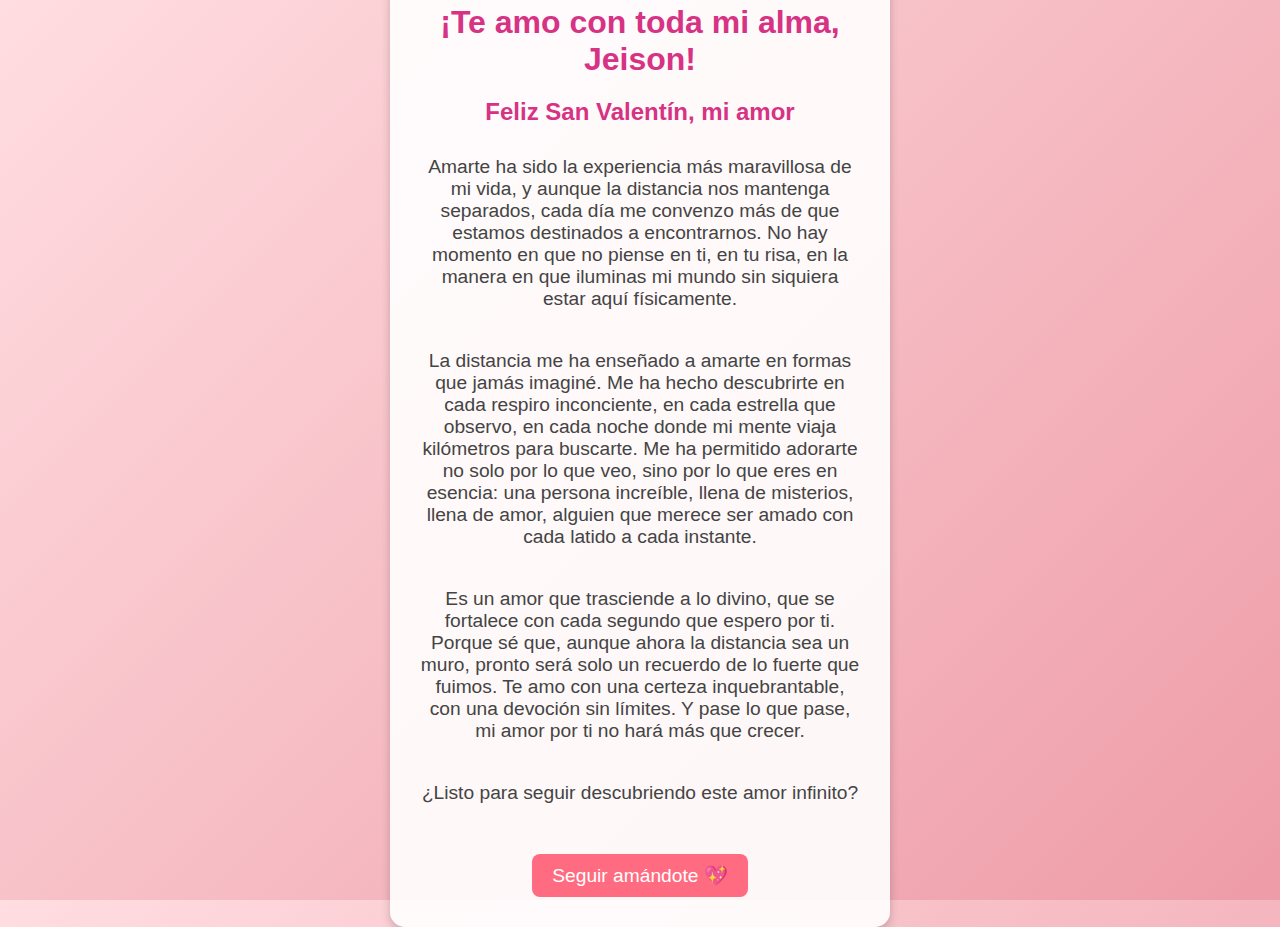
<file: si.html>
<!DOCTYPE html>
<html lang="es">

<head>
    <meta charset="UTF-8">
    <meta name="viewport" content="width=device-width, initial-scale=1.0">
    <link rel="stylesheet" href="style.css">
    <title>:D</title>
    <style>
        body {
            display: flex;
            justify-content: center;
            align-items: center;
            height: 100vh;
            background: linear-gradient(135deg, #ffdde1, #ee9ca7);
            font-family: 'Arial', sans-serif;
            text-align: center;
            margin: 0;
        }

        .container {
            background: rgba(255, 255, 255, 0.9);
            padding: 30px;
            border-radius: 15px;
            box-shadow: 0 4px 10px rgba(0, 0, 0, 0.2);
            animation: fadeIn 1.5s;
        }

        h1,
        h2 {
            color: #d63384;
        }

        p {
            font-size: 1.2em;
            color: #444;
            margin: 10px 0;
        }

        .btn {
            margin-top: 20px;
        }

        .btn a {
            text-decoration: none;
            font-size: 1.2em;
            padding: 10px 20px;
            border-radius: 8px;
            background: #ff6b81;
            color: white;
            transition: 0.3s;
        }

        .btn a:hover {
            background: #e63950;
        }

        @keyframes fadeIn {
            from {
                opacity: 0;
                transform: scale(0.9);
            }

            to {
                opacity: 1;
                transform: scale(1);
            }
        }
    </style>
</head>

<body>
    <div class="container">
        <h1>¡Te amo con toda mi alma, Jeison!</h1>
        <h2>Feliz San Valentín, mi amor</h2>
        <p>Amarte ha sido la experiencia más maravillosa de mi vida, y aunque la distancia nos mantenga separados, cada
            día me convenzo más de que estamos destinados a encontrarnos. No hay momento en que no piense en ti, en tu
            risa, en la manera en que iluminas mi mundo sin siquiera estar aquí físicamente.</p>
        <p>La distancia me ha enseñado a amarte en formas que jamás imaginé. Me ha hecho descubrirte en cada respiro
            inconciente, en
            cada estrella que observo, en cada noche donde mi mente viaja kilómetros para buscarte. Me ha permitido
            adorarte no solo por lo que veo, sino por lo que eres en esencia: una persona increíble, llena de misterios,
            llena
            de amor, alguien que merece ser amado con cada latido a cada instante.</p>
        <p>Es un amor que trasciende a lo divino, que se fortalece con cada segundo que espero por ti. Porque sé que,
            aunque ahora
            la distancia sea un muro, pronto será solo un recuerdo de lo fuerte que fuimos. Te amo con una certeza
            inquebrantable, con una devoción sin límites. Y pase lo que pase, mi amor por ti no hará más que crecer.</p>
        <p>¿Listo para seguir descubriendo este amor infinito?</p>
        <div class="btn">
            <a href="/poetry/si1.html">Seguir amándote 💖</a>
        </div>
    </div>
</body>

</html>
</file>
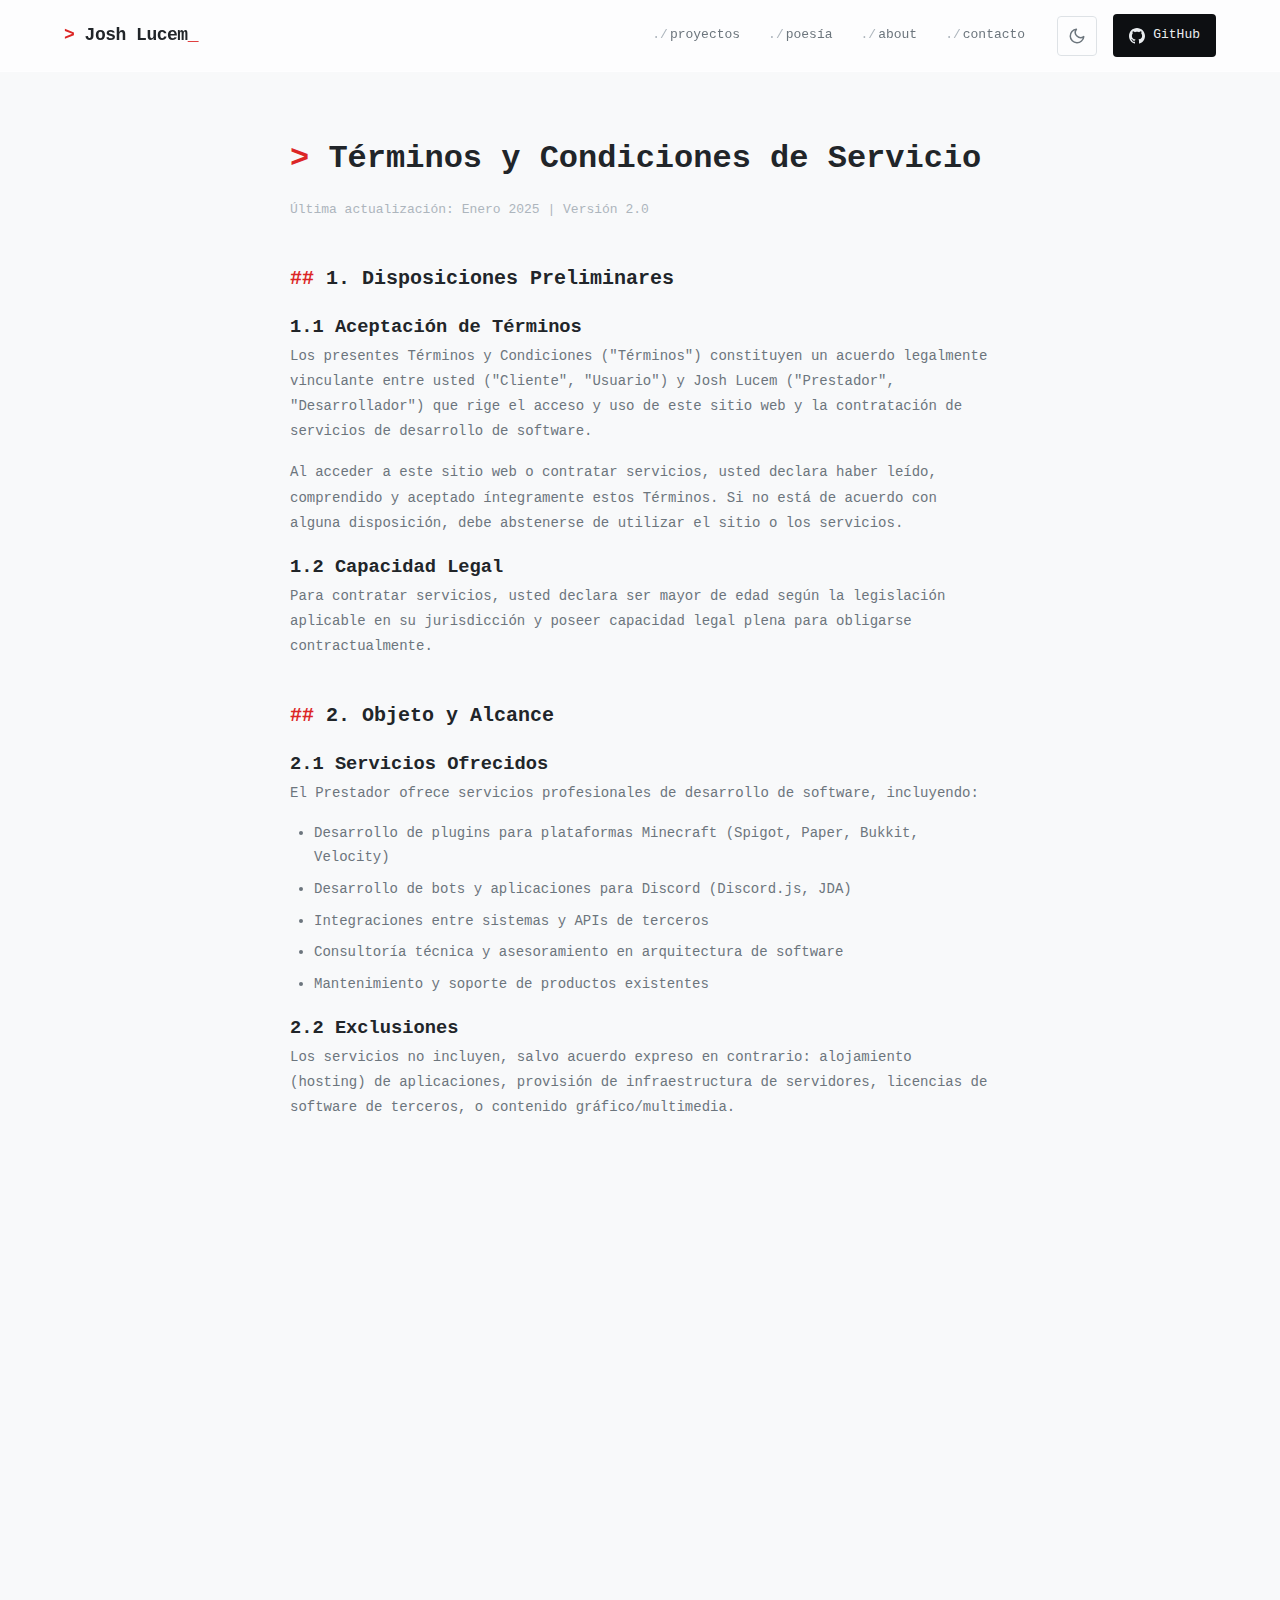
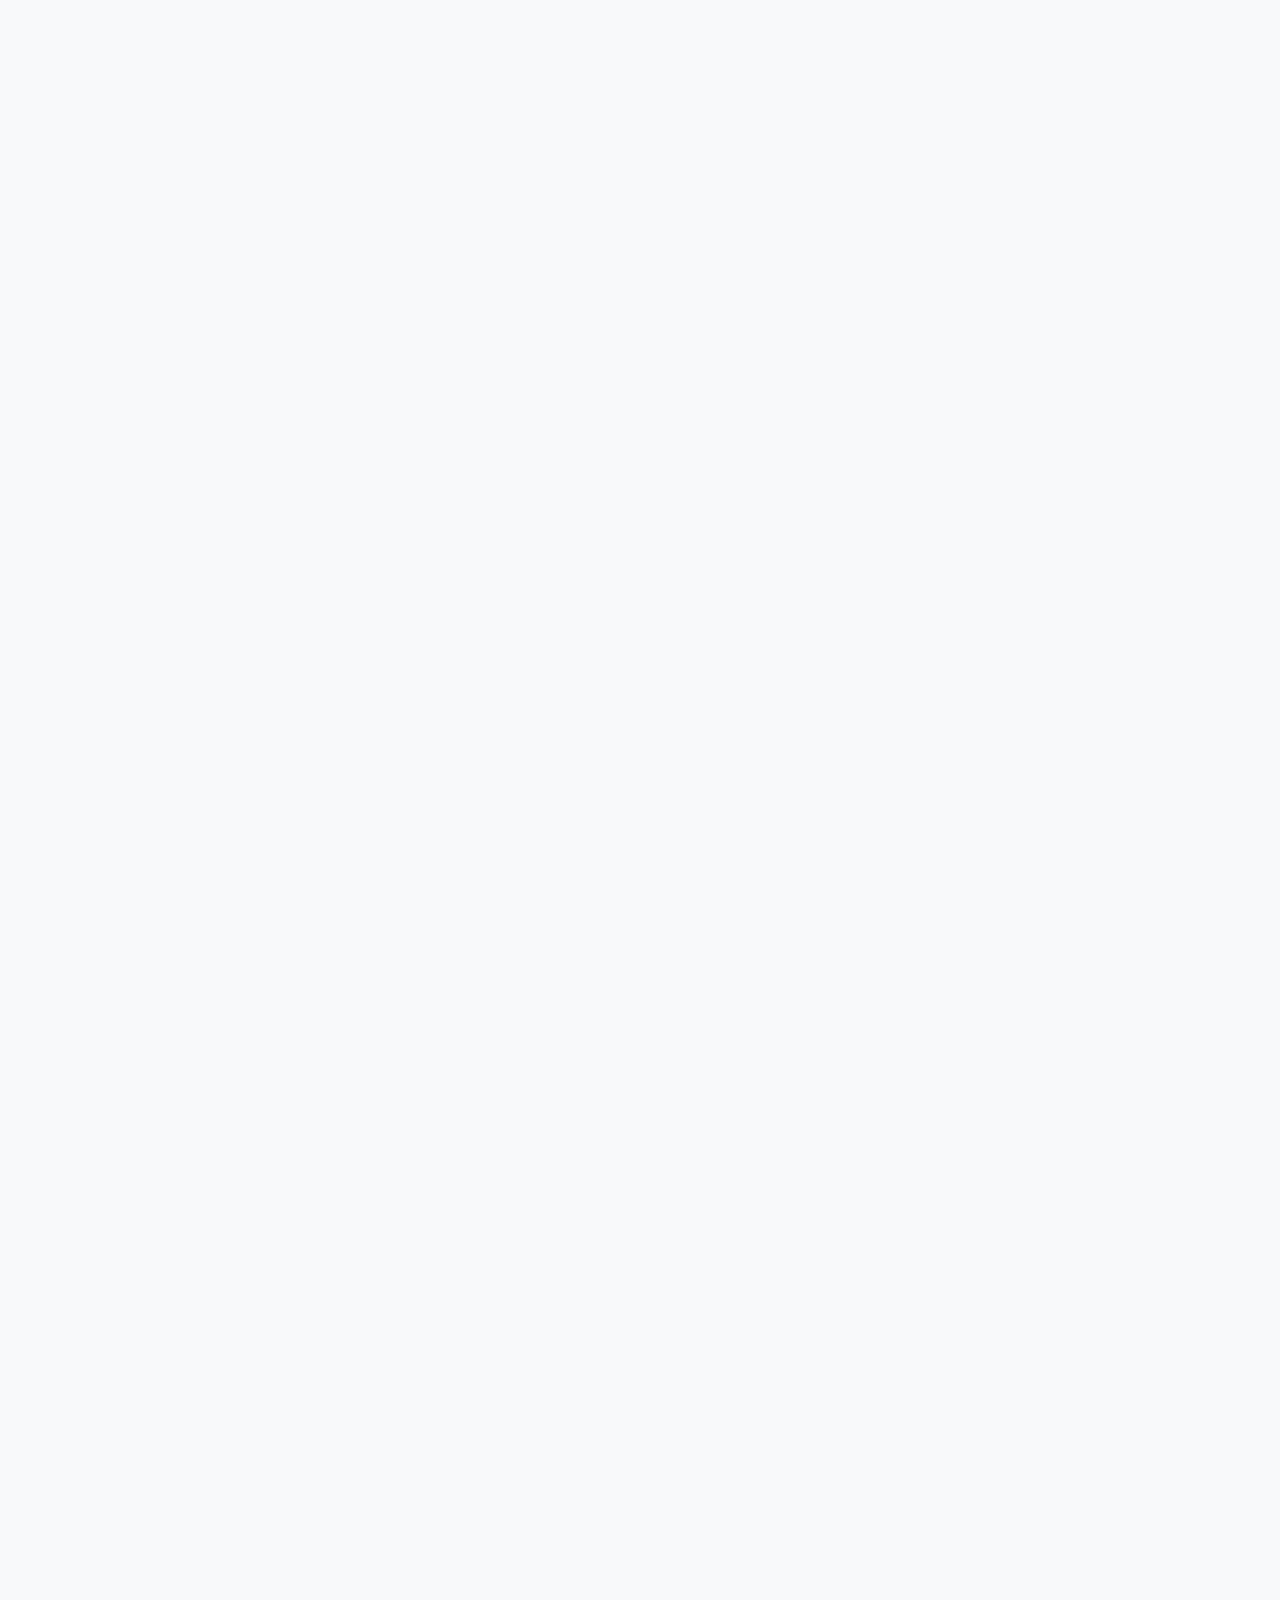
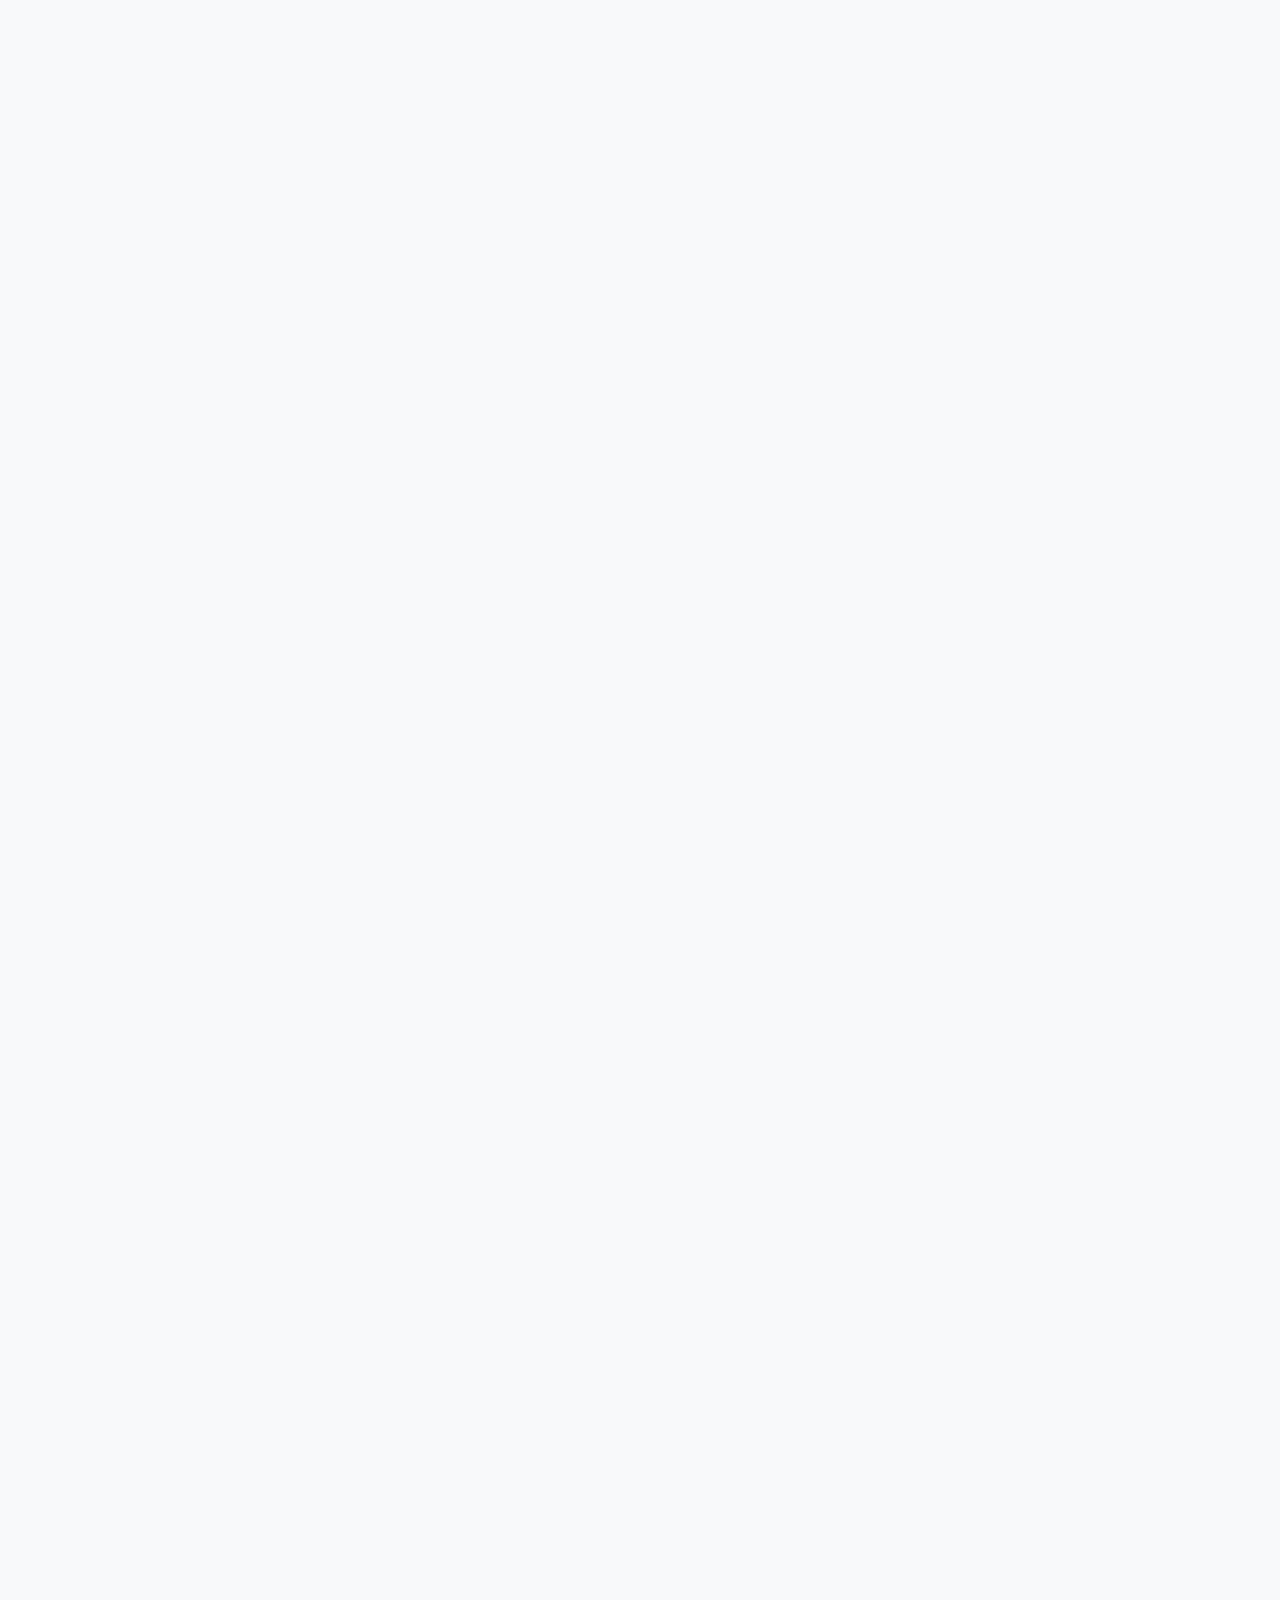
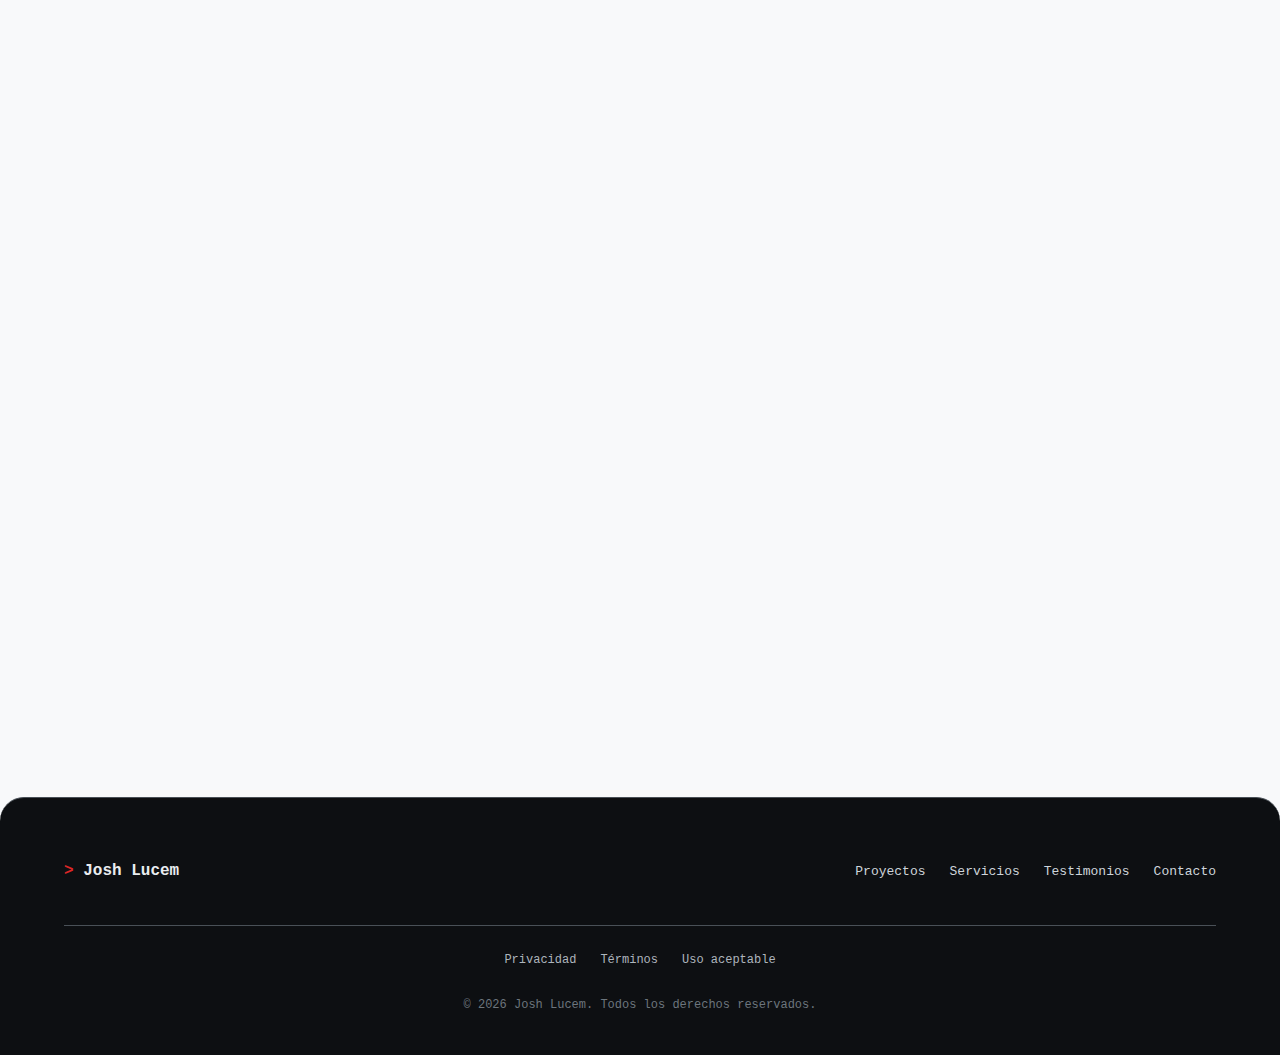
<file: terms.html>
<!DOCTYPE html>
<html lang="es">
<head>
  <meta charset="UTF-8">
  <meta name="viewport" content="width=device-width, initial-scale=1.0">
  <meta name="description" content="Términos y condiciones de servicio de Josh Lucem.">
  
  <meta property="og:type" content="website">
  <meta property="og:title" content="Términos — Josh Lucem">
  <meta property="og:url" content="https://joshlucem.github.io/terms.html">
  
  <title>Términos — Josh Lucem</title>
  
  <link rel="icon" type="image/svg+xml" href="assets/favicon.svg">
  <link rel="stylesheet" href="assets/styles.css">
</head>
<body>
  <!-- Header -->
  <header class="header">
    <div class="header-inner">
      <a href="/" class="logo">Josh Lucem</a>
      
      <nav class="nav">
        <div class="nav-links">
          <a href="projects.html" class="nav-link">proyectos</a>
          <a href="poetry.html" class="nav-link">poesía</a>
          <a href="index.html#about" class="nav-link">about</a>
          <a href="contact.html" class="nav-link">contacto</a>
        </div>
        
        <div class="nav-actions">
          <button class="theme-toggle" aria-label="Cambiar tema">
            <svg class="icon-moon" viewBox="0 0 24 24" fill="none" stroke="currentColor" stroke-width="2" stroke-linecap="round" stroke-linejoin="round">
              <path d="M21 12.79A9 9 0 1 1 11.21 3 7 7 0 0 0 21 12.79z"></path>
            </svg>
            <svg class="icon-sun" viewBox="0 0 24 24" fill="none" stroke="currentColor" stroke-width="2" stroke-linecap="round" stroke-linejoin="round">
              <circle cx="12" cy="12" r="5"></circle>
              <line x1="12" y1="1" x2="12" y2="3"></line>
              <line x1="12" y1="21" x2="12" y2="23"></line>
              <line x1="4.22" y1="4.22" x2="5.64" y2="5.64"></line>
              <line x1="18.36" y1="18.36" x2="19.78" y2="19.78"></line>
              <line x1="1" y1="12" x2="3" y2="12"></line>
              <line x1="21" y1="12" x2="23" y2="12"></line>
              <line x1="4.22" y1="19.78" x2="5.64" y2="18.36"></line>
              <line x1="18.36" y1="5.64" x2="19.78" y2="4.22"></line>
            </svg>
          </button>
          
          <a href="https://github.com/joshlucem" class="btn-github" target="_blank" rel="noopener noreferrer">
            <svg viewBox="0 0 24 24" fill="currentColor">
              <path d="M12 0c-6.626 0-12 5.373-12 12 0 5.302 3.438 9.8 8.207 11.387.599.111.793-.261.793-.577v-2.234c-3.338.726-4.033-1.416-4.033-1.416-.546-1.387-1.333-1.756-1.333-1.756-1.089-.745.083-.729.083-.729 1.205.084 1.839 1.237 1.839 1.237 1.07 1.834 2.807 1.304 3.492.997.107-.775.418-1.305.762-1.604-2.665-.305-5.467-1.334-5.467-5.931 0-1.311.469-2.381 1.236-3.221-.124-.303-.535-1.524.117-3.176 0 0 1.008-.322 3.301 1.23.957-.266 1.983-.399 3.003-.404 1.02.005 2.047.138 3.006.404 2.291-1.552 3.297-1.23 3.297-1.23.653 1.653.242 2.874.118 3.176.77.84 1.235 1.911 1.235 3.221 0 4.609-2.807 5.624-5.479 5.921.43.372.823 1.102.823 2.222v3.293c0 .319.192.694.801.576 4.765-1.589 8.199-6.086 8.199-11.386 0-6.627-5.373-12-12-12z"/>
            </svg>
            <span>GitHub</span>
          </a>
          
          <button class="mobile-toggle" aria-label="Menú">
            <span></span>
            <span></span>
            <span></span>
          </button>
        </div>
      </nav>
    </div>
  </header>

  <!-- Mobile Menu -->
  <div class="mobile-menu">
    <a href="projects.html" class="nav-link">proyectos</a>
    <a href="poetry.html" class="nav-link">poesía</a>
    <a href="index.html#about" class="nav-link">about</a>
    <a href="contact.html" class="nav-link">contacto</a>
  </div>

  <main class="legal-page">
    <div class="legal-content">
      <h1 class="reveal">Términos y Condiciones de Servicio</h1>
      <p class="last-updated reveal reveal-delay-1">Última actualización: Enero 2025 | Versión 2.0</p>
      
      <section class="reveal reveal-delay-2">
        <h2>1. Disposiciones Preliminares</h2>
        <h3>1.1 Aceptación de Términos</h3>
        <p>
          Los presentes Términos y Condiciones ("Términos") constituyen un acuerdo 
          legalmente vinculante entre usted ("Cliente", "Usuario") y Josh Lucem 
          ("Prestador", "Desarrollador") que rige el acceso y uso de este sitio web 
          y la contratación de servicios de desarrollo de software.
        </p>
        <p>
          Al acceder a este sitio web o contratar servicios, usted declara haber leído, 
          comprendido y aceptado íntegramente estos Términos. Si no está de acuerdo 
          con alguna disposición, debe abstenerse de utilizar el sitio o los servicios.
        </p>
        
        <h3>1.2 Capacidad Legal</h3>
        <p>
          Para contratar servicios, usted declara ser mayor de edad según la legislación 
          aplicable en su jurisdicción y poseer capacidad legal plena para obligarse 
          contractualmente.
        </p>
      </section>

      <section class="reveal reveal-delay-2">
        <h2>2. Objeto y Alcance</h2>
        <h3>2.1 Servicios Ofrecidos</h3>
        <p>El Prestador ofrece servicios profesionales de desarrollo de software, incluyendo:</p>
        <ul>
          <li>Desarrollo de plugins para plataformas Minecraft (Spigot, Paper, Bukkit, Velocity)</li>
          <li>Desarrollo de bots y aplicaciones para Discord (Discord.js, JDA)</li>
          <li>Integraciones entre sistemas y APIs de terceros</li>
          <li>Consultoría técnica y asesoramiento en arquitectura de software</li>
          <li>Mantenimiento y soporte de productos existentes</li>
        </ul>
        
        <h3>2.2 Exclusiones</h3>
        <p>
          Los servicios no incluyen, salvo acuerdo expreso en contrario: alojamiento 
          (hosting) de aplicaciones, provisión de infraestructura de servidores, 
          licencias de software de terceros, o contenido gráfico/multimedia.
        </p>
      </section>

      <section class="reveal reveal-delay-2">
        <h2>3. Proceso de Contratación</h2>
        <h3>3.1 Solicitud y Cotización</h3>
        <p>
          El proceso de contratación inicia con una solicitud del Cliente. El Prestador 
          evaluará los requisitos y proporcionará una propuesta que incluirá:
        </p>
        <ul>
          <li>Descripción detallada del alcance del proyecto (Statement of Work)</li>
          <li>Especificaciones técnicas y funcionales</li>
          <li>Cronograma estimado de entregables (milestones)</li>
          <li>Estructura de precios y condiciones de pago</li>
          <li>Términos específicos aplicables al proyecto</li>
        </ul>
        
        <h3>3.2 Aceptación</h3>
        <p>
          La propuesta tendrá validez por el período indicado en la misma (por defecto, 
          15 días naturales). La aceptación por escrito (incluyendo medios electrónicos) 
          constituirá un acuerdo vinculante bajo estos Términos.
        </p>
        
        <h3>3.3 Modificaciones al Alcance</h3>
        <p>
          Cualquier modificación al alcance acordado ("Change Request") deberá ser 
          documentada por escrito y podrá resultar en ajustes al cronograma y/o 
          precio del proyecto.
        </p>
      </section>

      <section class="reveal reveal-delay-2">
        <h2>4. Propiedad Intelectual</h2>
        <h3>4.1 Trabajo Personalizado</h3>
        <p>Para proyectos de desarrollo a medida, salvo acuerdo diferente:</p>
        <ul>
          <li><strong>Código del Proyecto:</strong> El Cliente adquiere licencia de uso exclusiva 
          y perpetua del código fuente desarrollado específicamente para el proyecto, 
          tras el pago completo del precio acordado.</li>
          <li><strong>Transferencia de Titularidad:</strong> La transferencia completa de 
          derechos patrimoniales puede acordarse expresamente, con posible ajuste en el precio.</li>
          <li><strong>Componentes Reutilizables:</strong> El Prestador retiene el derecho de 
          reutilizar patrones de diseño, arquitecturas genéricas, snippets y librerías 
          de propósito general en otros proyectos.</li>
        </ul>
        
        <h3>4.2 Software de Código Abierto</h3>
        <p>
          Los proyectos publicados bajo licencias de código abierto (MIT, Apache 2.0, 
          GPL, etc.) están sujetos a los términos de sus respectivas licencias. 
          El uso de dicho software implica la aceptación de la licencia correspondiente.
        </p>
        
        <h3>4.3 Dependencias de Terceros</h3>
        <p>
          Los proyectos pueden incorporar bibliotecas, frameworks o componentes de 
          terceros bajo sus propias licencias. El Cliente reconoce y acepta que el 
          uso de tales componentes está sujeto a sus respectivos términos de licencia.
        </p>
      </section>

      <section class="reveal reveal-delay-2">
        <h2>5. Términos Económicos</h2>
        <h3>5.1 Precios</h3>
        <p>
          Los precios se expresan en la moneda indicada en cada propuesta (USD por defecto). 
          Los impuestos aplicables (IGV, IVA, retenciones) serán responsabilidad de la 
          parte que corresponda según la legislación de cada jurisdicción.
        </p>
        
        <h3>5.2 Modalidades de Pago</h3>
        <p>Las condiciones de pago se especifican en cada propuesta. Modalidades típicas:</p>
        <ul>
          <li><strong>Proyectos menores (hasta $100 USD):</strong> Pago íntegro contra entrega</li>
          <li><strong>Proyectos estándar:</strong> 50% anticipo al inicio, 50% contra entrega final</li>
          <li><strong>Proyectos extensos:</strong> Pagos fraccionados por milestones completados</li>
        </ul>
        
        <h3>5.3 Mora y Penalidades</h3>
        <p>
          El incumplimiento en los pagos acordados faculta al Prestador a suspender 
          el proyecto y retener entregables hasta la regularización. Pagos atrasados 
          pueden generar intereses moratorios según la tasa legal aplicable.
        </p>
        
        <h3>5.4 Reembolsos</h3>
        <p>
          Las solicitudes de reembolso se evaluarán caso por caso, considerando el 
          trabajo efectivamente realizado. No proceden reembolsos por:
        </p>
        <ul>
          <li>Trabajo completado y entregado según especificaciones</li>
          <li>Cancelaciones por cambio de parecer del Cliente sin causa atribuible al Prestador</li>
          <li>Incompatibilidades con software no especificado en los requisitos iniciales</li>
        </ul>
      </section>

      <section class="reveal reveal-delay-2">
        <h2>6. Garantías y Soporte</h2>
        <h3>6.1 Garantía de Funcionamiento</h3>
        <p>
          El Prestador garantiza que el software entregado funcionará sustancialmente 
          conforme a las especificaciones acordadas durante un período de 30 días 
          naturales desde la entrega final, salvo acuerdo diferente.
        </p>
        <p>
          Esta garantía cubre exclusivamente defectos en el código desarrollado, 
          no incluye: errores causados por modificaciones del Cliente, fallos de 
          hardware/infraestructura, o incompatibilidades con actualizaciones de 
          software de terceros.
        </p>
        
        <h3>6.2 Soporte Técnico</h3>
        <p>
          El nivel de soporte técnico se especifica en el acuerdo de cada proyecto. 
          Para software de código abierto o gratuito, el soporte se proporciona 
          "best-effort" sin garantía de tiempos de respuesta.
        </p>
      </section>

      <section class="reveal reveal-delay-2">
        <h2>7. Limitación de Responsabilidad</h2>
        <h3>7.1 Exclusión de Garantías Implícitas</h3>
        <p>
          EL SOFTWARE SE PROPORCIONA "TAL CUAL" ("AS IS") Y "SEGÚN DISPONIBILIDAD" 
          ("AS AVAILABLE"). EN LA MÁXIMA MEDIDA PERMITIDA POR LA LEY APLICABLE, 
          EL PRESTADOR EXCLUYE TODAS LAS GARANTÍAS IMPLÍCITAS, INCLUYENDO SIN 
          LIMITACIÓN LAS GARANTÍAS DE COMERCIABILIDAD, IDONEIDAD PARA UN PROPÓSITO 
          PARTICULAR Y NO INFRACCIÓN.
        </p>
        
        <h3>7.2 Limitación de Daños</h3>
        <p>
          EN NINGÚN CASO EL PRESTADOR SERÁ RESPONSABLE POR DAÑOS INDIRECTOS, 
          INCIDENTALES, ESPECIALES, CONSECUENTES O PUNITIVOS, INCLUYENDO SIN 
          LIMITACIÓN: PÉRDIDA DE BENEFICIOS, DATOS, USO, FONDO DE COMERCIO U 
          OTRAS PÉRDIDAS INTANGIBLES.
        </p>
        
        <h3>7.3 Límite Máximo</h3>
        <p>
          La responsabilidad total acumulada del Prestador bajo estos Términos no 
          excederá el monto efectivamente pagado por el Cliente por el servicio 
          específico que dio origen a la reclamación, durante los 12 meses 
          anteriores a la misma.
        </p>
      </section>

      <section class="reveal reveal-delay-2">
        <h2>8. Obligaciones del Cliente</h2>
        <p>El Cliente se compromete a:</p>
        <ul>
          <li>Proporcionar requisitos claros, completos y documentados</li>
          <li>Responder a consultas del Prestador en plazos razonables (máximo 5 días hábiles)</li>
          <li>Facilitar accesos necesarios a sistemas, APIs y documentación técnica</li>
          <li>Realizar pruebas de aceptación en los plazos acordados</li>
          <li>Cumplir con las condiciones de pago establecidas</li>
          <li>No utilizar el software para fines ilegales o prohibidos por estos Términos</li>
        </ul>
      </section>

      <section class="reveal reveal-delay-2">
        <h2>9. Confidencialidad</h2>
        <p>
          Ambas partes se comprometen a mantener confidencial la información técnica, 
          comercial o de cualquier otra naturaleza que sea designada como confidencial 
          o que razonablemente deba entenderse como tal.
        </p>
        <p>
          Esta obligación no aplica a información que: (i) sea de dominio público, 
          (ii) fuera conocida previamente por la parte receptora, (iii) sea desarrollada 
          independientemente, o (iv) deba divulgarse por mandato legal.
        </p>
      </section>

      <section class="reveal reveal-delay-2">
        <h2>10. Terminación</h2>
        <h3>10.1 Terminación por Conveniencia</h3>
        <p>
          Cualquiera de las partes puede terminar un proyecto en curso mediante 
          notificación escrita con 15 días de anticipación. El Cliente deberá 
          compensar el trabajo realizado hasta la fecha de terminación.
        </p>
        
        <h3>10.2 Terminación por Incumplimiento</h3>
        <p>
          Cualquiera de las partes puede terminar el acuerdo inmediatamente si la 
          otra parte incumple materialmente alguna obligación y no subsana el 
          incumplimiento dentro de los 10 días siguientes a la notificación.
        </p>
      </section>

      <section class="reveal reveal-delay-2">
        <h2>11. Disposiciones Generales</h2>
        <h3>11.1 Ley Aplicable</h3>
        <p>
          Estos Términos se regirán e interpretarán de conformidad con las leyes 
          de la República del Perú, sin consideración a sus normas sobre conflictos 
          de leyes.
        </p>
        
        <h3>11.2 Resolución de Disputas</h3>
        <p>
          Las partes intentarán resolver cualquier controversia mediante negociación 
          directa. A falta de acuerdo, las disputas se someterán a la jurisdicción 
          de los tribunales competentes de Lima, Perú.
        </p>
        
        <h3>11.3 Modificaciones</h3>
        <p>
          El Prestador puede modificar estos Términos en cualquier momento. Las 
          modificaciones no afectarán proyectos con acuerdos vigentes, aplicándose 
          únicamente a nuevas contrataciones posteriores a la fecha de actualización.
        </p>
        
        <h3>11.4 Divisibilidad</h3>
        <p>
          Si alguna disposición de estos Términos se considera inválida o inaplicable, 
          las disposiciones restantes continuarán en pleno vigor y efecto.
        </p>
      </section>

      <section class="reveal reveal-delay-2">
        <h2>12. Contacto</h2>
        <p>
          Para consultas sobre estos Términos o solicitar servicios, utilice los 
          canales disponibles en la <a href="contact.html">sección de contacto</a>.
        </p>
      </section>
    </div>
  </main>

  <!-- Footer -->
  <footer class="footer">
    <div class="container">
      <div class="footer-content">
        <span class="footer-brand">Josh Lucem</span>
        
        <div class="footer-links">
          <a href="projects.html" class="footer-link">Proyectos</a>
          <a href="index.html#servicios" class="footer-link">Servicios</a>
          <a href="index.html#testimonios" class="footer-link">Testimonios</a>
          <a href="contact.html" class="footer-link">Contacto</a>
        </div>
      </div>
      
      <div class="footer-legal">
        <a href="privacy.html">Privacidad</a>
        <a href="terms.html">Términos</a>
        <a href="use.html">Uso aceptable</a>
      </div>
      
      <p class="footer-copyright">
        &copy; <span class="current-year">2026</span> Josh Lucem. Todos los derechos reservados.
      </p>
    </div>
  </footer>

  <script src="assets/app.js"></script>
</body>
</html>
</file>
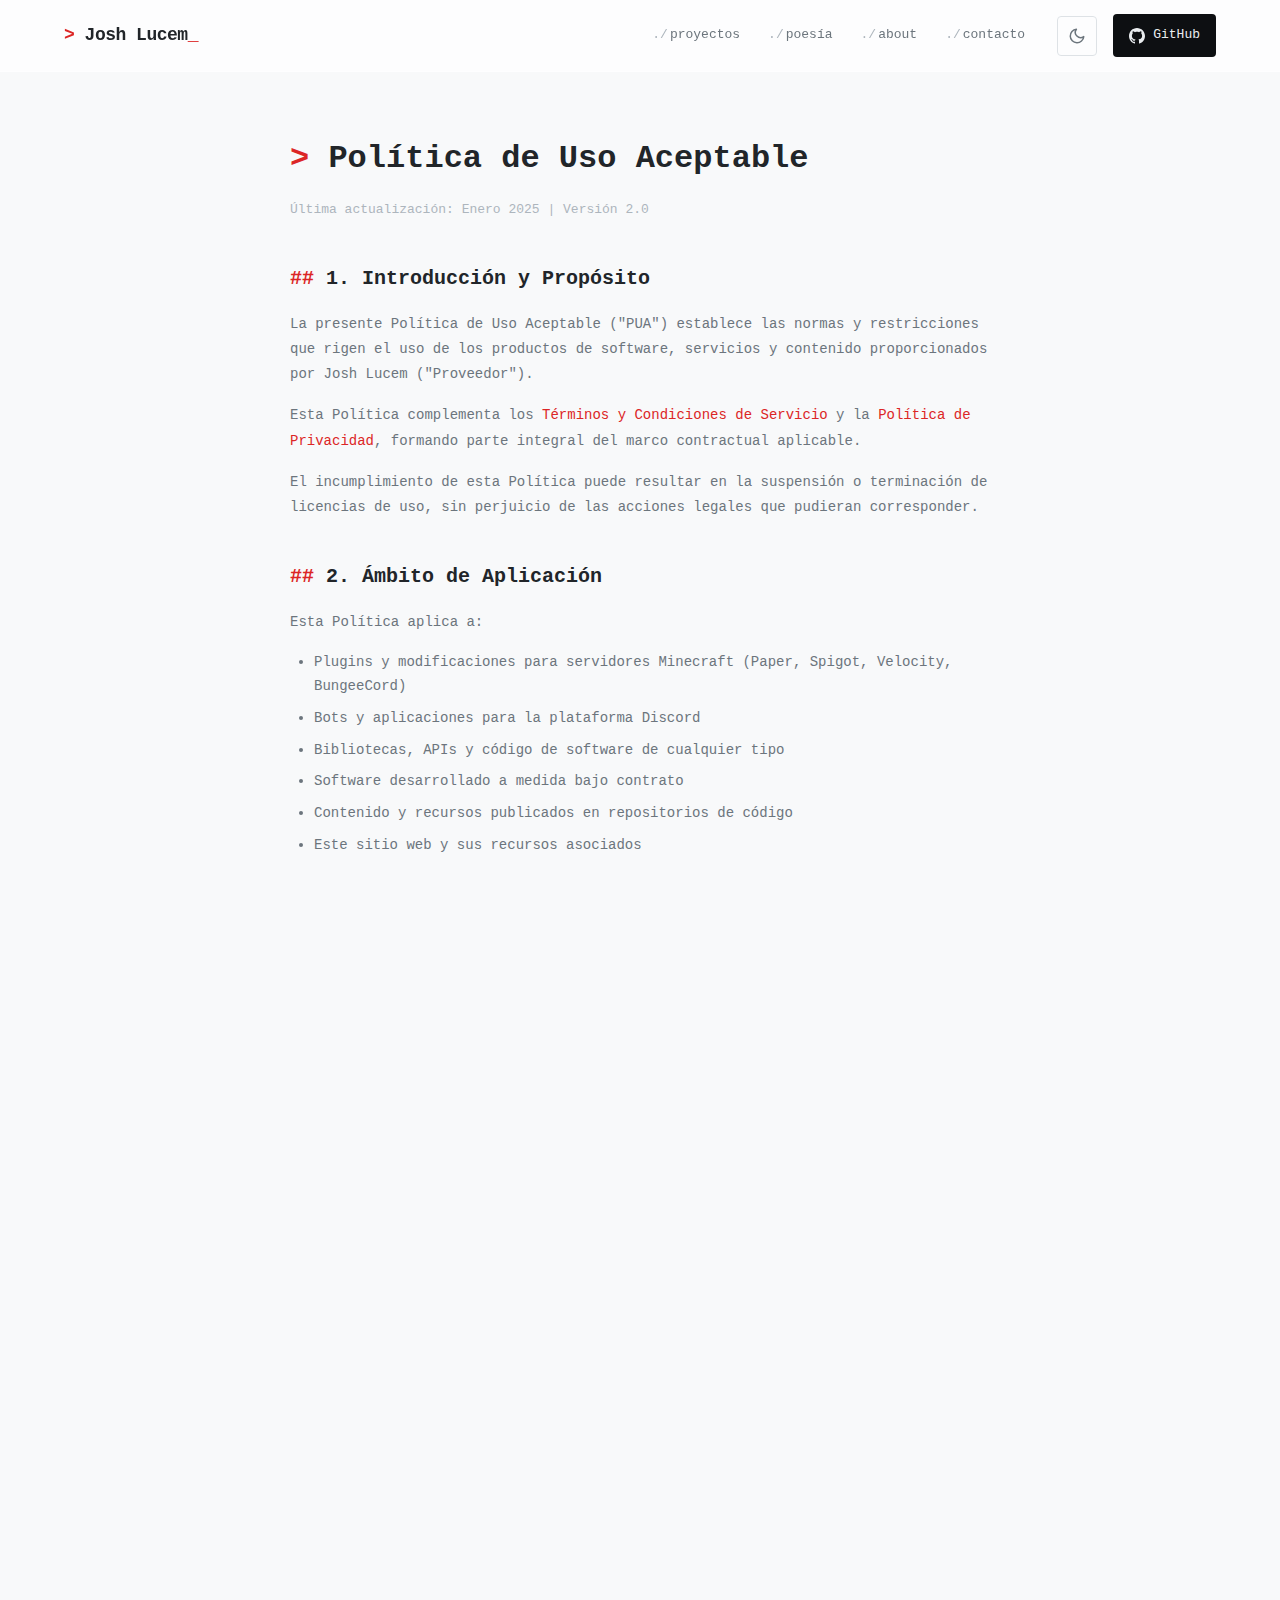
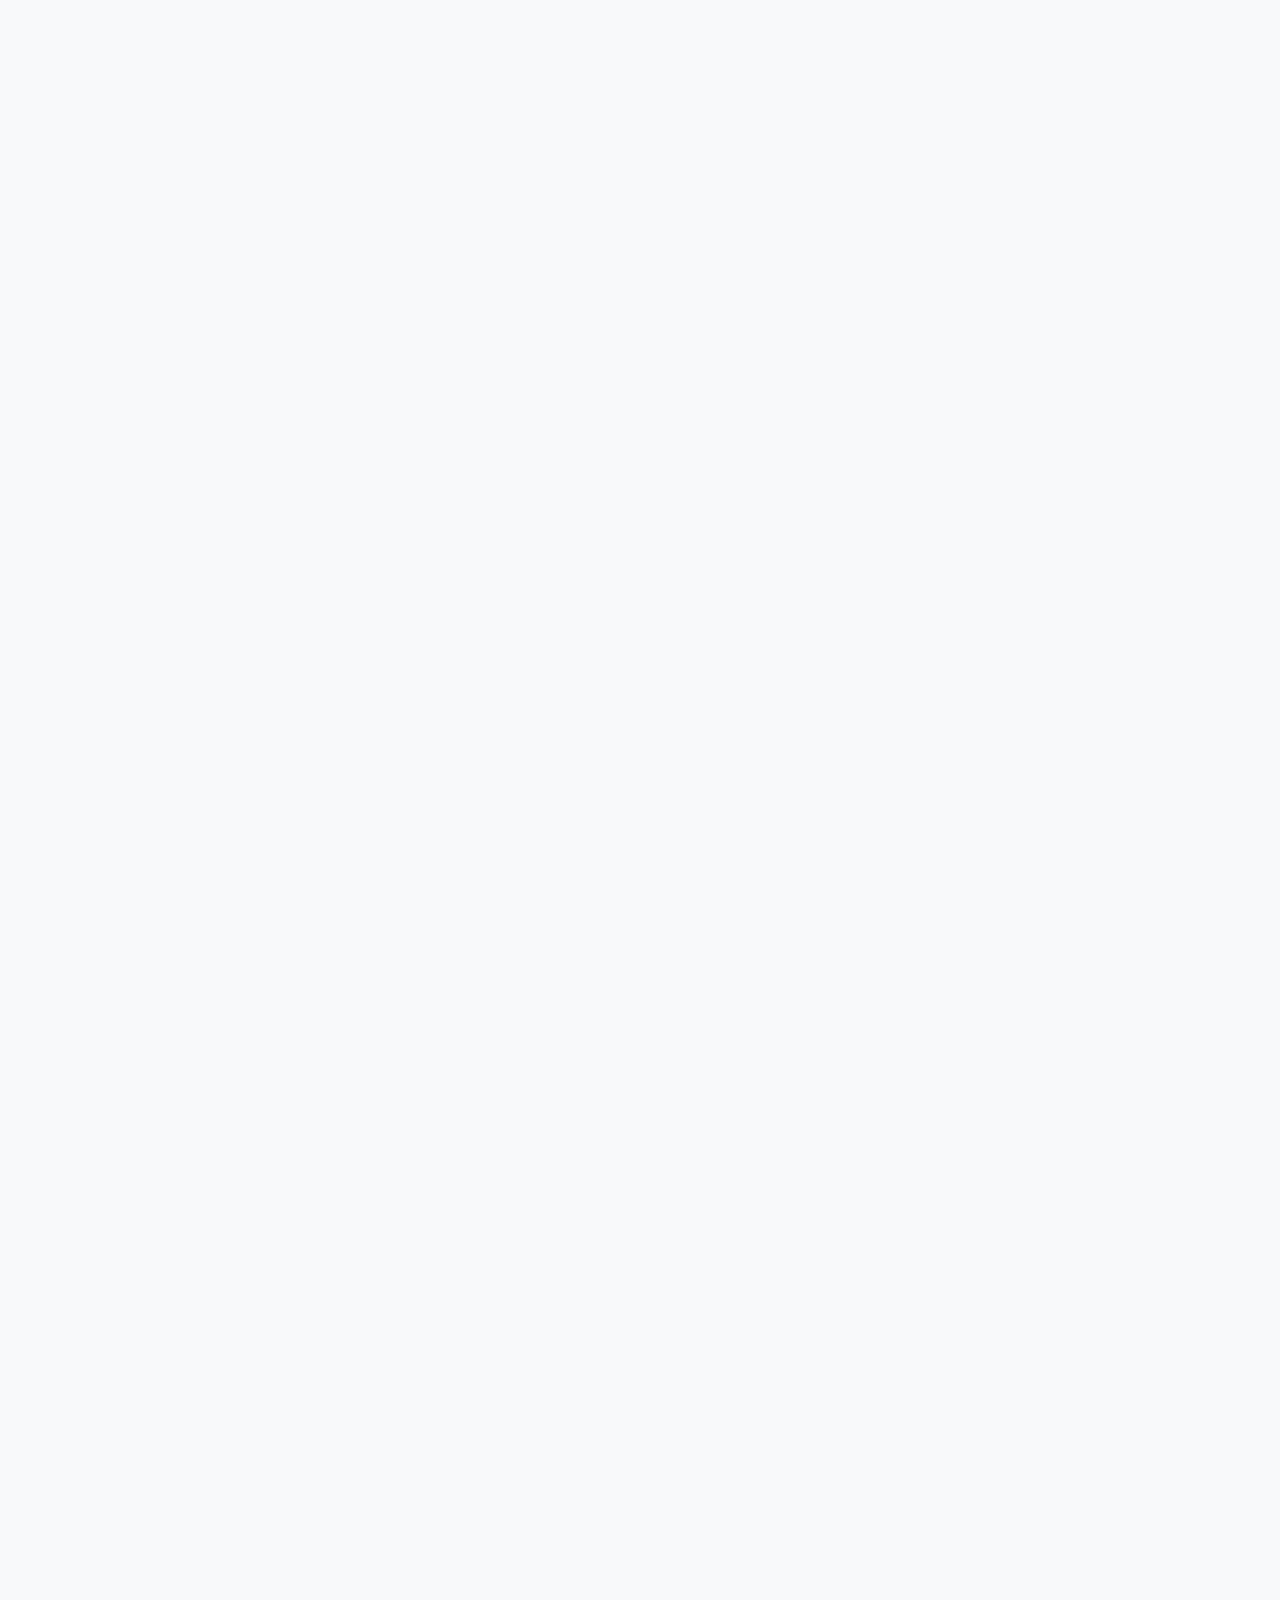
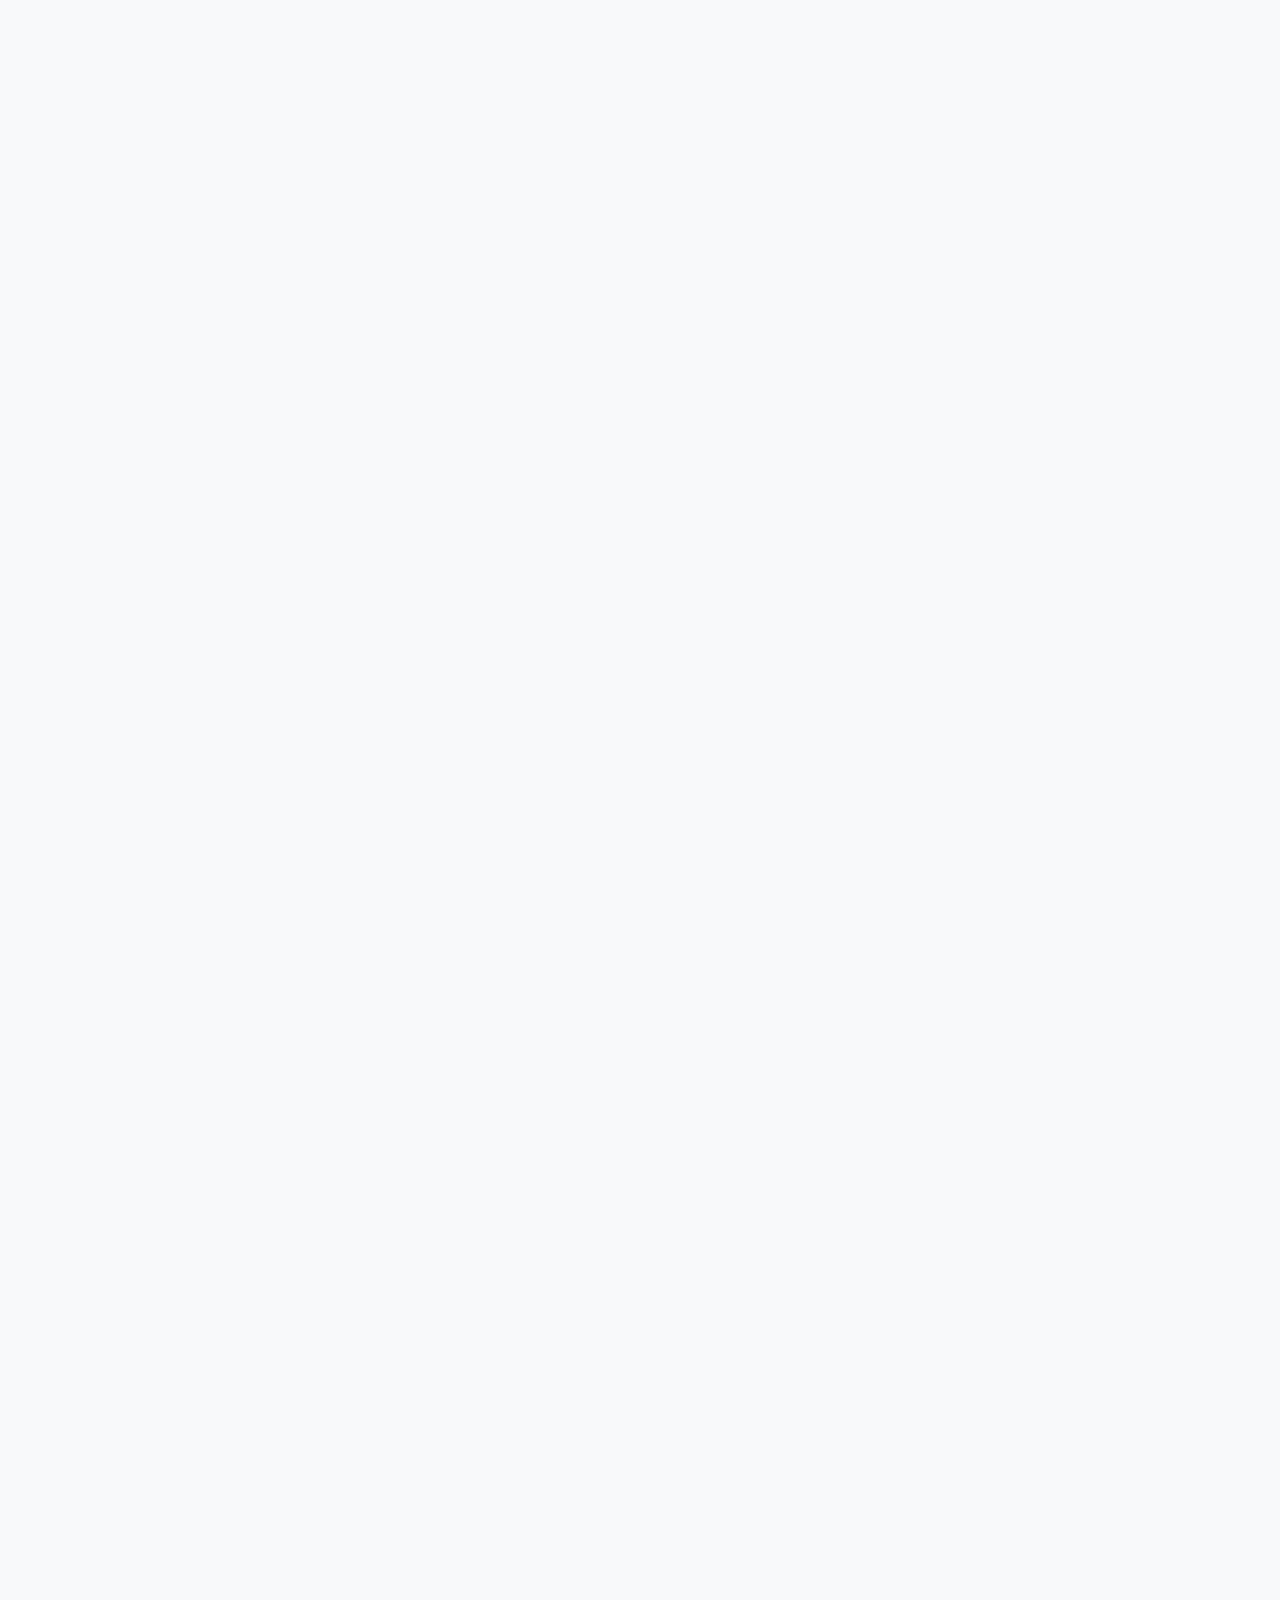
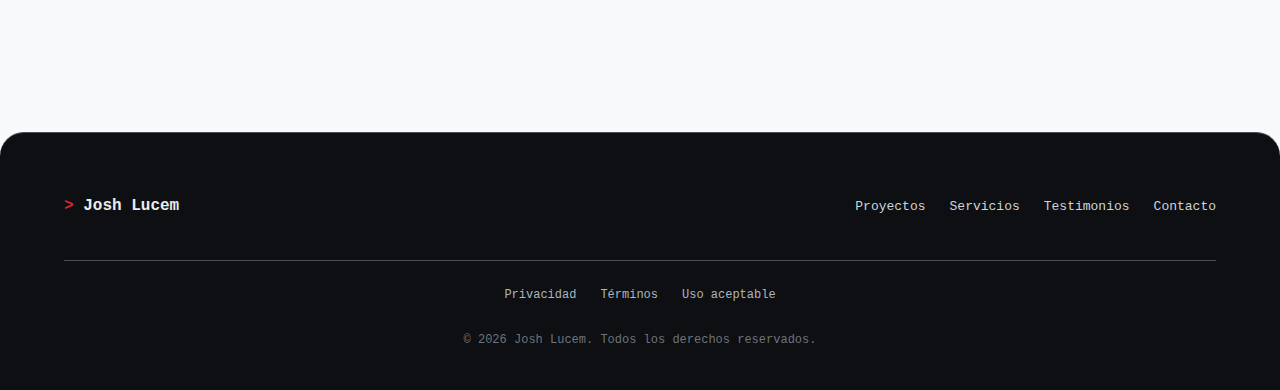
<file: use.html>
<!DOCTYPE html>
<html lang="es">
<head>
  <meta charset="UTF-8">
  <meta name="viewport" content="width=device-width, initial-scale=1.0">
  <meta name="description" content="Política de uso aceptable de Josh Lucem.">
  
  <meta property="og:type" content="website">
  <meta property="og:title" content="Uso Aceptable — Josh Lucem">
  <meta property="og:url" content="https://joshlucem.github.io/use.html">
  
  <title>Uso Aceptable — Josh Lucem</title>
  
  <link rel="icon" type="image/svg+xml" href="assets/favicon.svg">
  <link rel="stylesheet" href="assets/styles.css">
</head>
<body>
  <!-- Header -->
  <header class="header">
    <div class="header-inner">
      <a href="/" class="logo">Josh Lucem</a>
      
      <nav class="nav">
        <div class="nav-links">
          <a href="projects.html" class="nav-link">proyectos</a>
          <a href="poetry.html" class="nav-link">poesía</a>
          <a href="index.html#about" class="nav-link">about</a>
          <a href="contact.html" class="nav-link">contacto</a>
        </div>
        
        <div class="nav-actions">
          <button class="theme-toggle" aria-label="Cambiar tema">
            <svg class="icon-moon" viewBox="0 0 24 24" fill="none" stroke="currentColor" stroke-width="2" stroke-linecap="round" stroke-linejoin="round">
              <path d="M21 12.79A9 9 0 1 1 11.21 3 7 7 0 0 0 21 12.79z"></path>
            </svg>
            <svg class="icon-sun" viewBox="0 0 24 24" fill="none" stroke="currentColor" stroke-width="2" stroke-linecap="round" stroke-linejoin="round">
              <circle cx="12" cy="12" r="5"></circle>
              <line x1="12" y1="1" x2="12" y2="3"></line>
              <line x1="12" y1="21" x2="12" y2="23"></line>
              <line x1="4.22" y1="4.22" x2="5.64" y2="5.64"></line>
              <line x1="18.36" y1="18.36" x2="19.78" y2="19.78"></line>
              <line x1="1" y1="12" x2="3" y2="12"></line>
              <line x1="21" y1="12" x2="23" y2="12"></line>
              <line x1="4.22" y1="19.78" x2="5.64" y2="18.36"></line>
              <line x1="18.36" y1="5.64" x2="19.78" y2="4.22"></line>
            </svg>
          </button>
          
          <a href="https://github.com/joshlucem" class="btn-github" target="_blank" rel="noopener noreferrer">
            <svg viewBox="0 0 24 24" fill="currentColor">
              <path d="M12 0c-6.626 0-12 5.373-12 12 0 5.302 3.438 9.8 8.207 11.387.599.111.793-.261.793-.577v-2.234c-3.338.726-4.033-1.416-4.033-1.416-.546-1.387-1.333-1.756-1.333-1.756-1.089-.745.083-.729.083-.729 1.205.084 1.839 1.237 1.839 1.237 1.07 1.834 2.807 1.304 3.492.997.107-.775.418-1.305.762-1.604-2.665-.305-5.467-1.334-5.467-5.931 0-1.311.469-2.381 1.236-3.221-.124-.303-.535-1.524.117-3.176 0 0 1.008-.322 3.301 1.23.957-.266 1.983-.399 3.003-.404 1.02.005 2.047.138 3.006.404 2.291-1.552 3.297-1.23 3.297-1.23.653 1.653.242 2.874.118 3.176.77.84 1.235 1.911 1.235 3.221 0 4.609-2.807 5.624-5.479 5.921.43.372.823 1.102.823 2.222v3.293c0 .319.192.694.801.576 4.765-1.589 8.199-6.086 8.199-11.386 0-6.627-5.373-12-12-12z"/>
            </svg>
            <span>GitHub</span>
          </a>
          
          <button class="mobile-toggle" aria-label="Menú">
            <span></span>
            <span></span>
            <span></span>
          </button>
        </div>
      </nav>
    </div>
  </header>

  <!-- Mobile Menu -->
  <div class="mobile-menu">
    <a href="projects.html" class="nav-link">proyectos</a>
    <a href="poetry.html" class="nav-link">poesía</a>
    <a href="index.html#about" class="nav-link">about</a>
    <a href="contact.html" class="nav-link">contacto</a>
  </div>

  <main class="legal-page">
    <div class="legal-content">
      <h1 class="reveal">Política de Uso Aceptable</h1>
      <p class="last-updated reveal reveal-delay-1">Última actualización: Enero 2025 | Versión 2.0</p>
      
      <section class="reveal reveal-delay-2">
        <h2>1. Introducción y Propósito</h2>
        <p>
          La presente Política de Uso Aceptable ("PUA") establece las normas y 
          restricciones que rigen el uso de los productos de software, servicios 
          y contenido proporcionados por Josh Lucem ("Proveedor").
        </p>
        <p>
          Esta Política complementa los <a href="terms.html">Términos y Condiciones de Servicio</a> 
          y la <a href="privacy.html">Política de Privacidad</a>, formando parte integral 
          del marco contractual aplicable.
        </p>
        <p>
          El incumplimiento de esta Política puede resultar en la suspensión o 
          terminación de licencias de uso, sin perjuicio de las acciones legales 
          que pudieran corresponder.
        </p>
      </section>

      <section class="reveal reveal-delay-2">
        <h2>2. Ámbito de Aplicación</h2>
        <p>Esta Política aplica a:</p>
        <ul>
          <li>Plugins y modificaciones para servidores Minecraft (Paper, Spigot, Velocity, BungeeCord)</li>
          <li>Bots y aplicaciones para la plataforma Discord</li>
          <li>Bibliotecas, APIs y código de software de cualquier tipo</li>
          <li>Software desarrollado a medida bajo contrato</li>
          <li>Contenido y recursos publicados en repositorios de código</li>
          <li>Este sitio web y sus recursos asociados</li>
        </ul>
      </section>

      <section class="reveal reveal-delay-2">
        <h2>3. Usos Permitidos</h2>
        <h3>3.1 Uso General</h3>
        <p>Sujeto a los términos de licencia aplicables, se permite:</p>
        <ul>
          <li>Instalación y ejecución en servidores propios o infraestructura autorizada</li>
          <li>Uso en entornos de producción comercial, siempre que la licencia lo permita</li>
          <li>Modificación del código fuente cuando la licencia lo autorice expresamente</li>
          <li>Uso educativo, investigación y aprendizaje personal</li>
          <li>Contribución a proyectos de código abierto según las guías de contribución</li>
        </ul>

        <h3>3.2 Uso Comercial</h3>
        <p>
          Para productos comerciales (de pago), el uso está restringido a los términos 
          de la licencia adquirida. Típicamente esto incluye:
        </p>
        <ul>
          <li>Uso en un número limitado de instancias según la licencia</li>
          <li>Prohibición de redistribución del software sin autorización</li>
          <li>Prohibición de sublicenciamiento</li>
        </ul>

        <h3>3.3 Código Abierto</h3>
        <p>
          Para software distribuido bajo licencias de código abierto (MIT, Apache 2.0, 
          GPL, etc.), el uso está sujeto a los términos específicos de cada licencia, 
          incluyendo requisitos de atribución cuando corresponda.
        </p>
      </section>

      <section class="reveal reveal-delay-2">
        <h2>4. Actividades Prohibidas</h2>
        <h3>4.1 Prohibiciones Absolutas</h3>
        <p>
          Queda estrictamente prohibido el uso del software o servicios para:
        </p>
        <ul>
          <li><strong>Actividades ilegales:</strong> Cualquier propósito que viole leyes locales, 
          nacionales o internacionales aplicables</li>
          <li><strong>Fraude y estafa:</strong> Esquemas de phishing, ingeniería social maliciosa, 
          o cualquier forma de engaño para obtener beneficios indebidos</li>
          <li><strong>Malware:</strong> Distribución de virus, ransomware, spyware, troyanos, 
          o cualquier código malicioso</li>
          <li><strong>Spam:</strong> Envío masivo de mensajes no solicitados, automatización 
          de interacciones sin consentimiento</li>
          <li><strong>Acoso:</strong> Hostigamiento, intimidación, doxxing, o conductas que 
          atenten contra la integridad de personas</li>
          <li><strong>Contenido ilegal:</strong> Material que viole derechos de autor, pornografía 
          infantil, incitación a la violencia, terrorismo</li>
          <li><strong>Discriminación:</strong> Promoción de odio basado en raza, etnia, religión, 
          género, orientación sexual, discapacidad u otras características protegidas</li>
        </ul>

        <h3>4.2 Restricciones de Plataforma</h3>
        <p>
          El uso del software no debe violar los términos de servicio de plataformas 
          de terceros, incluyendo pero no limitado a:
        </p>
        <ul>
          <li><strong>Minecraft:</strong> <a href="https://www.minecraft.net/en-us/eula" target="_blank" rel="noopener noreferrer">EULA de Minecraft</a>, 
          guías de uso comercial de Mojang</li>
          <li><strong>Discord:</strong> <a href="https://discord.com/terms" target="_blank" rel="noopener noreferrer">Términos de Servicio</a>, 
          <a href="https://discord.com/guidelines" target="_blank" rel="noopener noreferrer">Directrices de la Comunidad</a>, 
          <a href="https://discord.com/developers/docs/policies-and-agreements/developer-terms-of-service" target="_blank" rel="noopener noreferrer">Términos para Desarrolladores</a></li>
          <li><strong>Marketplaces:</strong> Políticas de SpigotMC, Modrinth, Hangar, BuiltByBit, 
          Polymart y otras plataformas de distribución</li>
        </ul>

        <h3>4.3 Prácticas de Evasión</h3>
        <p>Queda prohibido:</p>
        <ul>
          <li>Eludir, desactivar o interferir con mecanismos de seguridad del software</li>
          <li>Evadir bans, restricciones o medidas de moderación en servidores/comunidades</li>
          <li>Usar el software para crear cuentas alternas con fines de evasión</li>
          <li>Modificar el software para remover verificaciones de licencia o autenticación</li>
          <li>Aplicar ingeniería inversa con propósitos de violación de licencias</li>
        </ul>

        <h3>4.4 Restricciones de Redistribución</h3>
        <p>Salvo autorización expresa o términos de licencia que lo permitan:</p>
        <ul>
          <li>No redistribuir software comercial o de pago</li>
          <li>No reclamar autoría de código desarrollado por el Proveedor</li>
          <li>No remover avisos de copyright, atribución o licencia</li>
          <li>No comercializar productos derivados sin autorización</li>
        </ul>
      </section>

      <section class="reveal reveal-delay-2">
        <h2>5. Obligaciones del Usuario</h2>
        <h3>5.1 Cumplimiento</h3>
        <p>El usuario se compromete a:</p>
        <ul>
          <li>Cumplir con todas las leyes y regulaciones aplicables</li>
          <li>Respetar los términos de licencia de cada producto</li>
          <li>Mantener seguras las credenciales de acceso y licencias</li>
          <li>Reportar vulnerabilidades de seguridad de forma responsable</li>
          <li>No realizar acciones que comprometan la integridad de los sistemas</li>
        </ul>

        <h3>5.2 Responsabilidad del Uso</h3>
        <p>
          El usuario es responsable de todas las actividades realizadas mediante el 
          software bajo su control, incluyendo el uso por terceros autorizados o 
          no autorizados debido a negligencia en la protección de accesos.
        </p>
      </section>

      <section class="reveal reveal-delay-2">
        <h2>6. Monitoreo y Enforcement</h2>
        <h3>6.1 Derecho de Monitoreo</h3>
        <p>
          El Proveedor se reserva el derecho de monitorear el uso del software para 
          verificar el cumplimiento de esta Política, en la medida técnicamente 
          posible y legalmente permitida.
        </p>

        <h3>6.2 Reportes de Abuso</h3>
        <p>
          Si tiene conocimiento de usos del software que violen esta Política, puede 
          reportarlo a través de los <a href="contact.html">canales de contacto</a>. 
          Los reportes serán evaluados y procesados de forma confidencial.
        </p>
      </section>

      <section class="reveal reveal-delay-2">
        <h2>7. Consecuencias del Incumplimiento</h2>
        <p>
          El incumplimiento de esta Política puede resultar en una o más de las 
          siguientes acciones, a discreción exclusiva del Proveedor:
        </p>
        <ul>
          <li><strong>Advertencia:</strong> Notificación de la violación y solicitud de cese</li>
          <li><strong>Suspensión:</strong> Suspensión temporal del acceso a productos o servicios</li>
          <li><strong>Terminación:</strong> Revocación permanente de licencias de uso</li>
          <li><strong>Denegación de soporte:</strong> Negativa a proporcionar asistencia técnica</li>
          <li><strong>Rechazo de contratación:</strong> Negativa a aceptar futuros proyectos</li>
          <li><strong>Reportes:</strong> Notificación a plataformas relevantes (SpigotMC, Discord, Modrinth, etc.)</li>
          <li><strong>Acciones legales:</strong> Procedimientos judiciales cuando la violación constituya delito o cause perjuicios</li>
        </ul>
        <p>
          Las acciones tomadas serán proporcionales a la gravedad de la violación y 
          considerarán factores como reincidencia, daño causado e intencionalidad.
        </p>
      </section>

      <section class="reveal reveal-delay-2">
        <h2>8. Divulgación Responsable de Vulnerabilidades</h2>
        <p>
          Si descubre vulnerabilidades de seguridad en cualquier producto, solicitamos 
          que las reporte de forma responsable:
        </p>
        <ul>
          <li>Contacte de forma privada a través de los <a href="contact.html">canales de contacto</a></li>
          <li>Proporcione información suficiente para reproducir el problema</li>
          <li>Permita un plazo razonable para la corrección antes de divulgación pública (mínimo 90 días)</li>
          <li>No explote la vulnerabilidad más allá de lo necesario para demostración</li>
        </ul>
        <p>
          Se agradece la cooperación de la comunidad de seguridad. Los reportes 
          legítimos pueden ser reconocidos públicamente (con consentimiento del 
          reportante) en los changelogs de corrección.
        </p>
      </section>

      <section class="reveal reveal-delay-2">
        <h2>9. Modificaciones</h2>
        <p>
          Esta Política puede ser actualizada periódicamente para reflejar cambios 
          en prácticas, productos o requisitos legales. Los cambios materiales serán 
          comunicados cuando sea apropiado.
        </p>
        <p>
          El uso continuado del software después de la publicación de modificaciones 
          constituye aceptación de la Política actualizada.
        </p>
      </section>

      <section class="reveal reveal-delay-2">
        <h2>10. Disposiciones Finales</h2>
        <p>
          Esta Política se rige por las leyes de la República del Perú. Para cualquier 
          consulta sobre el alcance o interpretación de esta Política, utilice los 
          <a href="contact.html">canales de contacto</a> disponibles.
        </p>
        <p>
          Si alguna disposición de esta Política se considera inválida o inaplicable, 
          las disposiciones restantes continuarán en vigor.
        </p>
      </section>
    </div>
  </main>

  <!-- Footer -->
  <footer class="footer">
    <div class="container">
      <div class="footer-content">
        <span class="footer-brand">Josh Lucem</span>
        
        <div class="footer-links">
          <a href="projects.html" class="footer-link">Proyectos</a>
          <a href="index.html#servicios" class="footer-link">Servicios</a>
          <a href="index.html#testimonios" class="footer-link">Testimonios</a>
          <a href="contact.html" class="footer-link">Contacto</a>
        </div>
      </div>
      
      <div class="footer-legal">
        <a href="privacy.html">Privacidad</a>
        <a href="terms.html">Términos</a>
        <a href="use.html">Uso aceptable</a>
      </div>
      
      <p class="footer-copyright">
        &copy; <span class="current-year">2026</span> Josh Lucem. Todos los derechos reservados.
      </p>
    </div>
  </footer>

  <script src="assets/app.js"></script>
</body>
</html>
</file>
<file: style.css>
* {
    margin: 0;
    padding: 0;
    box-sizing: border-box;
    font-family: sans-serif;
}

body {
    position: relative;
    width: 100%;
    min-height: 100vh;
    display: flex;
    justify-content: center;
    align-items: center;
    background-color: #ffe5e5;
}

.container {
    display: flex;
    flex-direction: column;
    text-align: center;
    align-items: center;
    gap: 20px;
    max-width: 500px;
    margin: 20px;
}

.container .tenor-gif-embed {
    display: flex;
    max-width: 200px;
}

.container .btn {
    display: flex;
    gap: 25px;
}

.btn a {
    text-decoration: none;
    color: #111;
    background: #fff;
    padding: 10px 25px;
    border-radius: 8px;
    box-shadow: 0.5rem 1rem 3rem hsl(0, 0, 0,0.3);

}
</file>
<file: assets/styles.css>
/* ══════════════════════════════════════════════════════════════════════════════
   CIUDAD DE PLATA — Estética futurista de terminal
   ══════════════════════════════════════════════════════════════════════════════ */

:root {
  /* Paleta ciudad de plata */
  --silver-100: #f8f9fa;
  --silver-200: #e9ecef;
  --silver-300: #dee2e6;
  --silver-400: #ced4da;
  --silver-500: #adb5bd;
  --silver-600: #6c757d;
  --silver-700: #495057;
  --silver-800: #343a40;
  --silver-900: #212529;
  --silver-950: #0d0f12;
  
  /* Acento rojo */
  --red: #dc2626;
  --red-glow: rgba(220, 38, 38, 0.4);
  --red-soft: rgba(220, 38, 38, 0.1);
  
  /* Liquid Glass iOS */
  --glass-blur: 20px;
  --glass-bg: rgba(255, 255, 255, 0.7);
  --glass-border: rgba(255, 255, 255, 0.5);
  --radius-sm: 8px;
  --radius-md: 12px;
  --radius-lg: 16px;
  --radius-xl: 24px;
  
  /* Tema claro */
  --bg: var(--silver-100);
  --bg-alt: var(--silver-200);
  --surface: #ffffff;
  --text: var(--silver-900);
  --text-secondary: var(--silver-600);
  --text-muted: var(--silver-500);
  --border: var(--silver-300);
  --accent: var(--red);
  --accent-glow: var(--red-glow);
  --accent-soft: var(--red-soft);
  
  /* Terminal colors */
  --terminal-bg: var(--silver-950);
  --terminal-text: var(--silver-300);
  --terminal-prompt: var(--red);
  --terminal-cursor: var(--red);
  
  /* Tipografías */
  --font-mono: 'Consolas', 'Monaco', 'Lucida Console', monospace;
  --font-code: 'Consolas', monospace;
  
  /* Espaciado */
  --header-h: 72px;
  
  /* Transiciones */
  --ease-out-expo: cubic-bezier(0.16, 1, 0.3, 1);
  --ease-glitch: cubic-bezier(0.25, 0.46, 0.45, 0.94);
}

[data-theme="dark"] {
  --bg: var(--silver-950);
  --bg-alt: var(--silver-900);
  --surface: var(--silver-800);
  --text: var(--silver-200);
  --text-secondary: var(--silver-400);
  --text-muted: var(--silver-500);
  --border: var(--silver-700);
  --glass-bg: rgba(13, 15, 18, 0.7);
  --glass-border: rgba(255, 255, 255, 0.1);
}

/* Reset */
*, *::before, *::after { box-sizing: border-box; margin: 0; padding: 0; }
html { 
  scroll-behavior: smooth; 
  font-size: 16px;
  scrollbar-width: thin;
  scrollbar-color: var(--accent) var(--bg-alt);
}
body {
  font-family: var(--font-mono);
  background: var(--bg);
  color: var(--text);
  line-height: 1.7;
  overflow-x: hidden;
  -webkit-font-smoothing: antialiased;
}

/* Scrollbar styling */
::-webkit-scrollbar { width: 8px; }
::-webkit-scrollbar-track { background: var(--bg-alt); }
::-webkit-scrollbar-thumb { 
  background: var(--accent); 
  border-radius: 0;
}

/* Selection */
::selection {
  background: var(--accent);
  color: white;
}

a { color: inherit; text-decoration: none; }
button { 
  font-family: inherit; 
  cursor: pointer; 
  background: none; 
  border: none; 
}
img { max-width: 100%; display: block; }

/* Container */
.container {
  max-width: 1200px;
  margin: 0 auto;
  padding: 0 24px;
}

/* ════════════════════════════════════════════════════════════════════════════
   ANIMACIONES COMPLEJAS
   ════════════════════════════════════════════════════════════════════════════ */

/* Typing cursor */
@keyframes blink {
  0%, 50% { opacity: 1; }
  51%, 100% { opacity: 0; }
}

/* Glitch effect */
@keyframes glitch {
  0% { transform: translate(0); }
  20% { transform: translate(-2px, 2px); }
  40% { transform: translate(-2px, -2px); }
  60% { transform: translate(2px, 2px); }
  80% { transform: translate(2px, -2px); }
  100% { transform: translate(0); }
}

@keyframes glitchText {
  0% { clip-path: inset(40% 0 61% 0); transform: translate(-2px, 0); }
  20% { clip-path: inset(92% 0 1% 0); transform: translate(2px, 0); }
  40% { clip-path: inset(43% 0 1% 0); transform: translate(-2px, 0); }
  60% { clip-path: inset(25% 0 58% 0); transform: translate(0); }
  80% { clip-path: inset(54% 0 7% 0); transform: translate(2px, 0); }
  100% { clip-path: inset(58% 0 43% 0); transform: translate(-2px, 0); }
}

/* Scanlines */
@keyframes scanline {
  0% { transform: translateY(-100%); }
  100% { transform: translateY(100vh); }
}

/* Terminal typing */
@keyframes typeIn {
  from { width: 0; }
  to { width: 100%; }
}

/* Fade in from code */
@keyframes codeReveal {
  0% { 
    opacity: 0;
    transform: translateY(20px);
    filter: blur(4px);
  }
  100% { 
    opacity: 1;
    transform: translateY(0);
    filter: blur(0);
  }
}

/* Matrix rain effect */
@keyframes matrixFall {
  0% { transform: translateY(-100%); opacity: 1; }
  100% { transform: translateY(100vh); opacity: 0; }
}

/* Pulse glow */
@keyframes pulseGlow {
  0%, 100% { box-shadow: 0 0 5px var(--accent-glow); }
  50% { box-shadow: 0 0 20px var(--accent-glow), 0 0 40px var(--accent-glow); }
}

/* Float */
@keyframes float {
  0%, 100% { transform: translateY(0); }
  50% { transform: translateY(-10px); }
}

/* Flicker */
@keyframes flicker {
  0%, 100% { opacity: 1; }
  41.99% { opacity: 1; }
  42% { opacity: 0; }
  43% { opacity: 0; }
  43.01% { opacity: 1; }
  47.99% { opacity: 1; }
  48% { opacity: 0; }
  49% { opacity: 0; }
  49.01% { opacity: 1; }
}

/* Code reveal */
.reveal {
  opacity: 0;
  transform: translateY(30px);
  transition: all 0.8s var(--ease-out-expo);
}
.reveal.revealed {
  opacity: 1;
  transform: translateY(0);
}
.reveal-delay-1 { transition-delay: 0.1s; }
.reveal-delay-2 { transition-delay: 0.2s; }
.reveal-delay-3 { transition-delay: 0.3s; }
.reveal-delay-4 { transition-delay: 0.4s; }

/* ════════════════════════════════════════════════════════════════════════════
   HEADER
   ════════════════════════════════════════════════════════════════════════════ */

.header {
  position: fixed;
  top: 0;
  left: 0;
  right: 0;
  height: var(--header-h);
  z-index: 1000;
  background: var(--glass-bg);
  backdrop-filter: blur(var(--glass-blur));
  -webkit-backdrop-filter: blur(var(--glass-blur));
  border-bottom: 1px solid var(--glass-border);
  transition: all 0.3s;
}
.header.scrolled {
  background: var(--glass-bg);
  backdrop-filter: blur(var(--glass-blur));
  box-shadow: 0 4px 30px rgba(0, 0, 0, 0.1);
}
[data-theme="dark"] .header.scrolled {
  background: rgba(13, 15, 18, 0.95);
}
.header-inner {
  max-width: 1200px;
  margin: 0 auto;
  padding: 0 24px;
  height: 100%;
  display: flex;
  align-items: center;
  justify-content: space-between;
}
.logo {
  font-size: 18px;
  font-weight: 600;
  letter-spacing: -0.5px;
  color: var(--text);
  position: relative;
}
.logo::before {
  content: '> ';
  color: var(--accent);
}
.logo::after {
  content: '_';
  color: var(--accent);
  animation: blink 1s step-end infinite;
}

/* Navigation */
.nav { display: flex; align-items: center; gap: 32px; }
.nav-links { display: none; gap: 28px; }
@media (min-width: 768px) { .nav-links { display: flex; } }
.nav-link {
  font-size: 13px;
  font-weight: 500;
  color: var(--text-secondary);
  transition: color 0.2s;
  position: relative;
}
.nav-link::before {
  content: './';
  color: var(--text-muted);
  margin-right: 2px;
}
.nav-link:hover { color: var(--accent); }
.nav-link:hover::before { color: var(--accent); }

.nav-actions { display: flex; align-items: center; gap: 16px; }

/* Theme toggle */
.theme-toggle {
  width: 40px;
  height: 40px;
  display: flex;
  align-items: center;
  justify-content: center;
  border: 1px solid var(--border);
  border-radius: 4px;
  color: var(--text-secondary);
  transition: all 0.2s;
}
.theme-toggle:hover { 
  border-color: var(--accent);
  color: var(--accent);
}
.theme-toggle svg { width: 18px; height: 18px; }
.icon-sun { display: none; }
[data-theme="dark"] .icon-moon { display: none; }
[data-theme="dark"] .icon-sun { display: block; }

/* GitHub button */
.btn-github {
  display: none;
  align-items: center;
  gap: 8px;
  padding: 10px 16px;
  background: var(--terminal-bg);
  color: var(--silver-200);
  font-size: 13px;
  font-weight: 500;
  border-radius: 4px;
  transition: all 0.2s;
}
@media (min-width: 640px) { .btn-github { display: flex; } }
.btn-github:hover { 
  background: var(--accent);
  box-shadow: 0 0 20px var(--accent-glow);
}
.btn-github svg { width: 16px; height: 16px; }

/* Mobile toggle */
.mobile-toggle {
  display: flex;
  flex-direction: column;
  gap: 5px;
  padding: 8px;
}
@media (min-width: 768px) { .mobile-toggle { display: none; } }
.mobile-toggle span {
  width: 20px;
  height: 2px;
  background: var(--text);
  transition: all 0.3s;
}
.mobile-toggle.active span:nth-child(1) { transform: rotate(45deg) translate(5px, 5px); }
.mobile-toggle.active span:nth-child(2) { opacity: 0; }
.mobile-toggle.active span:nth-child(3) { transform: rotate(-45deg) translate(5px, -5px); }

/* Mobile menu */
.mobile-menu {
  position: fixed;
  top: var(--header-h);
  left: 0;
  right: 0;
  background: var(--glass-bg);
  backdrop-filter: blur(var(--glass-blur));
  -webkit-backdrop-filter: blur(var(--glass-blur));
  border-bottom: 1px solid var(--glass-border);
  border-radius: 0 0 var(--radius-lg) var(--radius-lg);
  padding: 24px;
  display: flex;
  flex-direction: column;
  gap: 16px;
  transform: translateY(-100%);
  opacity: 0;
  pointer-events: none;
  transition: all 0.3s var(--ease-out-expo);
  z-index: 999;
}
.mobile-menu.open {
  transform: translateY(0);
  opacity: 1;
  pointer-events: auto;
}
.mobile-menu .nav-link {
  font-size: 15px;
  padding: 12px 0;
  border-bottom: 1px solid var(--border);
}

/* ════════════════════════════════════════════════════════════════════════════
   BUTTONS
   ════════════════════════════════════════════════════════════════════════════ */

.btn {
  display: inline-flex;
  align-items: center;
  gap: 10px;
  padding: 14px 28px;
  font-size: 13px;
  font-weight: 600;
  font-family: var(--font-mono);
  border-radius: var(--radius-md);
  transition: all 0.3s var(--ease-out-expo);
  position: relative;
  overflow: hidden;
}
.btn::before {
  content: '';
  position: absolute;
  inset: 0;
  background: linear-gradient(90deg, transparent, rgba(255,255,255,0.1), transparent);
  transform: translateX(-100%);
  transition: transform 0.5s;
}
.btn:hover::before { transform: translateX(100%); }
.btn svg { width: 16px; height: 16px; }

.btn-primary {
  background: var(--accent);
  color: white;
  border: 2px solid var(--accent);
}
.btn-primary:hover {
  box-shadow: 0 0 30px var(--accent-glow);
  transform: translateY(-2px);
}

.btn-secondary {
  background: transparent;
  color: var(--text);
  border: 2px solid var(--border);
}
.btn-secondary:hover {
  border-color: var(--accent);
  color: var(--accent);
}

.btn-terminal {
  background: var(--terminal-bg);
  color: var(--terminal-text);
  border: 1px solid var(--silver-700);
}
.btn-terminal::after {
  content: '_';
  animation: blink 1s step-end infinite;
}
.btn-terminal:hover {
  border-color: var(--accent);
  box-shadow: 0 0 20px rgba(0,0,0,0.5);
}

/* ════════════════════════════════════════════════════════════════════════════
   HERO
   ════════════════════════════════════════════════════════════════════════════ */

.hero {
  min-height: 100vh;
  display: flex;
  align-items: center;
  padding: calc(var(--header-h) + 40px) 0 80px;
  position: relative;
  overflow: hidden;
}

/* Scanline overlay */
.hero::before {
  content: '';
  position: absolute;
  inset: 0;
  background: repeating-linear-gradient(
    0deg,
    transparent,
    transparent 2px,
    rgba(0, 0, 0, 0.03) 2px,
    rgba(0, 0, 0, 0.03) 4px
  );
  pointer-events: none;
  z-index: 1;
}

/* Grid background */
.hero::after {
  content: '';
  position: absolute;
  inset: 0;
  background-image: 
    linear-gradient(var(--border) 1px, transparent 1px),
    linear-gradient(90deg, var(--border) 1px, transparent 1px);
  background-size: 60px 60px;
  opacity: 0.3;
  pointer-events: none;
}

.hero-content {
  position: relative;
  z-index: 2;
  max-width: 800px;
}

.hero-label {
  display: inline-flex;
  align-items: center;
  gap: 10px;
  font-size: 12px;
  font-weight: 600;
  text-transform: uppercase;
  letter-spacing: 2px;
  color: var(--accent);
  margin-bottom: 24px;
}
.hero-label::before {
  content: '';
  width: 8px;
  height: 8px;
  background: var(--accent);
  border-radius: 50%;
  animation: pulseGlow 2s ease-in-out infinite;
}

.hero-title {
  font-size: clamp(36px, 7vw, 72px);
  font-weight: 700;
  line-height: 1.1;
  letter-spacing: -2px;
  margin-bottom: 28px;
  color: var(--text);
}
.hero-title .name {
  color: var(--accent);
  position: relative;
  display: inline-block;
}
.hero-title .name:hover {
  animation: glitch 0.3s ease-in-out;
}

/* Glitch layers */
.hero-title .name::before,
.hero-title .name::after {
  content: 'Josh';
  position: absolute;
  top: 0;
  left: 0;
  opacity: 0;
}
.hero-title .name:hover::before {
  animation: glitchText 0.3s ease-in-out;
  color: #0ff;
  opacity: 0.7;
  left: 2px;
}
.hero-title .name:hover::after {
  animation: glitchText 0.3s ease-in-out reverse;
  color: #f0f;
  opacity: 0.7;
  left: -2px;
}

.hero-subtitle {
  font-size: 16px;
  line-height: 1.8;
  color: var(--text-secondary);
  margin-bottom: 40px;
  max-width: 600px;
}
.hero-subtitle code {
  background: var(--bg-alt);
  padding: 2px 8px;
  border-radius: 4px;
  color: var(--accent);
  font-size: 14px;
}

.hero-cta {
  display: flex;
  flex-wrap: wrap;
  gap: 16px;
  margin-bottom: 48px;
}

/* Terminal badges */
.hero-badges {
  display: flex;
  flex-wrap: wrap;
  gap: 12px;
}
.badge {
  display: inline-flex;
  align-items: center;
  gap: 8px;
  padding: 10px 16px;
  background: var(--terminal-bg);
  color: var(--terminal-text);
  font-size: 12px;
  font-weight: 500;
  border: 1px solid var(--silver-700);
  border-radius: var(--radius-sm);
  transition: all 0.2s;
}
.badge::before {
  content: '$';
  color: var(--accent);
}
.badge:hover {
  border-color: var(--accent);
  box-shadow: 0 0 15px rgba(0,0,0,0.3);
}
.badge svg { 
  width: 14px; 
  height: 14px; 
  color: var(--silver-500);
}

/* ════════════════════════════════════════════════════════════════════════════
   TERMINAL CARD
   ════════════════════════════════════════════════════════════════════════════ */

.terminal {
  background: var(--terminal-bg);
  border: 1px solid var(--silver-700);
  border-radius: var(--radius-lg);
  overflow: hidden;
  font-family: var(--font-code);
  backdrop-filter: blur(var(--glass-blur));
  -webkit-backdrop-filter: blur(var(--glass-blur));
}
.terminal-header {
  display: flex;
  align-items: center;
  gap: 8px;
  padding: 12px 16px;
  background: var(--silver-800);
  border-bottom: 1px solid var(--silver-700);
  border-radius: var(--radius-lg) var(--radius-lg) 0 0;
}
.terminal-dot {
  width: 12px;
  height: 12px;
  border-radius: 50%;
}
.terminal-dot.red { background: #ff5f56; }
.terminal-dot.yellow { background: #ffbd2e; }
.terminal-dot.green { background: #27ca40; }
.terminal-title {
  flex: 1;
  text-align: center;
  font-size: 12px;
  color: var(--silver-500);
}
.terminal-body {
  padding: 20px;
  font-size: 13px;
  line-height: 1.8;
  color: var(--terminal-text);
}
.terminal-line {
  margin-bottom: 8px;
}
.terminal-prompt {
  color: var(--accent);
}
.terminal-command {
  color: var(--silver-200);
}
.terminal-output {
  color: var(--silver-400);
  padding-left: 20px;
}
.terminal-cursor {
  display: inline-block;
  width: 8px;
  height: 16px;
  background: var(--accent);
  animation: blink 1s step-end infinite;
  vertical-align: middle;
  margin-left: 4px;
}

/* ════════════════════════════════════════════════════════════════════════════
   SECTIONS
   ════════════════════════════════════════════════════════════════════════════ */

.section {
  padding: 100px 0;
  position: relative;
}
.section-header {
  margin-bottom: 60px;
}
.section-label {
  font-size: 12px;
  font-weight: 600;
  text-transform: uppercase;
  letter-spacing: 3px;
  color: var(--accent);
  margin-bottom: 12px;
}
.section-label::before {
  content: '// ';
  color: var(--text-muted);
}
.section-title {
  font-size: clamp(32px, 5vw, 48px);
  font-weight: 700;
  letter-spacing: -1px;
  margin-bottom: 16px;
}
.section-subtitle {
  font-size: 15px;
  color: var(--text-secondary);
  max-width: 600px;
}

/* ════════════════════════════════════════════════════════════════════════════
   SERVICES
   ════════════════════════════════════════════════════════════════════════════ */

.services { background: var(--bg-alt); }
.services-grid {
  display: grid;
  gap: 24px;
}
@media (min-width: 768px) { .services-grid { grid-template-columns: repeat(2, 1fr); } }

.service-card {
  padding: 32px;
  background: var(--glass-bg);
  backdrop-filter: blur(var(--glass-blur));
  -webkit-backdrop-filter: blur(var(--glass-blur));
  border: 1px solid var(--glass-border);
  border-radius: var(--radius-lg);
  position: relative;
  transition: all 0.4s var(--ease-out-expo);
  overflow: hidden;
}
.service-card::before {
  content: '';
  position: absolute;
  top: 0;
  left: 0;
  width: 4px;
  height: 0;
  background: var(--accent);
  border-radius: var(--radius-lg) 0 0 var(--radius-lg);
  transition: height 0.4s var(--ease-out-expo);
}
.service-card:hover::before { height: 100%; }
.service-card:hover {
  transform: translateY(-4px);
  border-color: var(--accent);
  box-shadow: 0 20px 40px rgba(0,0,0,0.1);
}

.service-icon {
  width: 48px;
  height: 48px;
  display: flex;
  align-items: center;
  justify-content: center;
  background: var(--terminal-bg);
  color: var(--accent);
  border-radius: var(--radius-md);
  margin-bottom: 20px;
}
.service-icon svg { width: 24px; height: 24px; }

.service-title {
  font-size: 18px;
  font-weight: 600;
  margin-bottom: 12px;
}
.service-title::before {
  content: '$ ';
  color: var(--accent);
}
.service-description {
  font-size: 14px;
  color: var(--text-secondary);
  line-height: 1.7;
}

/* ════════════════════════════════════════════════════════════════════════════
   TESTIMONIALS
   ════════════════════════════════════════════════════════════════════════════ */

.testimonials { background: var(--bg); }

.testimonial-card {
  max-width: 700px;
  margin: 0 auto;
  padding: 40px;
  background: var(--terminal-bg);
  border: 1px solid var(--silver-700);
  border-radius: var(--radius-lg);
  position: relative;
  backdrop-filter: blur(var(--glass-blur));
  -webkit-backdrop-filter: blur(var(--glass-blur));
}
.testimonial-card::before {
  content: '/**';
  position: absolute;
  top: 20px;
  left: 20px;
  font-size: 24px;
  color: var(--silver-600);
  font-family: var(--font-code);
}
.testimonial-card::after {
  content: '*/';
  position: absolute;
  bottom: 20px;
  right: 20px;
  font-size: 24px;
  color: var(--silver-600);
  font-family: var(--font-code);
}

.testimonial-quote {
  font-size: 16px;
  line-height: 1.9;
  color: var(--silver-300);
  font-style: italic;
  margin-bottom: 28px;
  padding: 0 20px;
}
.testimonial-author {
  display: flex;
  align-items: center;
  gap: 16px;
  padding-left: 20px;
}
.testimonial-avatar {
  width: 48px;
  height: 48px;
  display: flex;
  align-items: center;
  justify-content: center;
  background: var(--accent);
  color: white;
  font-weight: 700;
  font-size: 18px;
  border-radius: 50%;
  object-fit: cover;
}
.testimonial-name {
  font-weight: 600;
  color: var(--silver-200);
  margin-bottom: 4px;
}
.testimonial-role {
  font-size: 13px;
  color: var(--silver-500);
}

/* ════════════════════════════════════════════════════════════════════════════
   ABOUT
   ════════════════════════════════════════════════════════════════════════════ */

.about { background: var(--bg-alt); }

.about-content {
  max-width: 700px;
}
.about-text {
  font-size: 15px;
  line-height: 1.9;
  color: var(--text-secondary);
  margin-bottom: 20px;
}
.about-text strong {
  color: var(--text);
  font-weight: 600;
}
.about-text code {
  background: var(--terminal-bg);
  color: var(--accent);
  padding: 2px 8px;
  font-size: 13px;
}

/* ════════════════════════════════════════════════════════════════════════════
   CONTACT
   ════════════════════════════════════════════════════════════════════════════ */

.contact { background: var(--bg); }

.contact-content {
  text-align: center;
  max-width: 600px;
  margin: 0 auto;
}
.contact-discord {
  display: block;
  padding: 40px;
  background: var(--terminal-bg);
  border: 1px solid var(--silver-700);
  border-radius: var(--radius-lg);
  text-align: center;
  transition: all 0.4s var(--ease-out-expo);
}
.contact-discord:hover {
  border-color: var(--accent);
  box-shadow: 0 0 40px rgba(0,0,0,0.3);
}
.discord-icon {
  width: 64px;
  height: 64px;
  margin: 0 auto 24px;
  display: flex;
  align-items: center;
  justify-content: center;
  background: #5865F2;
  color: white;
  border-radius: 16px;
}
.discord-icon svg { width: 32px; height: 32px; }
.contact-discord h3 {
  font-size: 20px;
  color: var(--silver-200);
  margin-bottom: 8px;
}
.contact-discord p {
  font-size: 14px;
  color: var(--silver-500);
  margin-bottom: 24px;
}
.discord-btn {
  display: inline-flex;
  align-items: center;
  gap: 10px;
  padding: 14px 28px;
  background: #5865F2;
  color: white;
  font-size: 14px;
  font-weight: 600;
  border-radius: var(--radius-md);
  transition: all 0.3s var(--ease-out-expo);
}
.discord-btn:hover {
  background: #4752c4;
  transform: translateY(-2px);
}
.timezone {
  margin-top: 32px;
  font-size: 13px;
  color: var(--text-secondary);
  display: flex;
  align-items: center;
  justify-content: center;
  gap: 8px;
}
.timezone svg { width: 16px; height: 16px; }
.float-animation { animation: float 4s ease-in-out infinite; }

/* ════════════════════════════════════════════════════════════════════════════
   PROJECTS PAGE
   ════════════════════════════════════════════════════════════════════════════ */

.projects-hero {
  padding: calc(var(--header-h) + 80px) 0 60px;
  background: var(--bg-alt);
  position: relative;
}
.projects-hero::after {
  content: '';
  position: absolute;
  inset: 0;
  background-image: 
    linear-gradient(var(--border) 1px, transparent 1px),
    linear-gradient(90deg, var(--border) 1px, transparent 1px);
  background-size: 40px 40px;
  opacity: 0.2;
}
.projects-hero-content { position: relative; z-index: 1; }
.projects-hero h1 {
  font-size: clamp(40px, 6vw, 56px);
  font-weight: 700;
  letter-spacing: -1px;
  margin-bottom: 16px;
}
.projects-hero h1::before {
  content: '> ';
  color: var(--accent);
}
.projects-hero p {
  font-size: 15px;
  color: var(--text-secondary);
  max-width: 550px;
}

.projects-page { padding-bottom: 80px; }
.projects-category { margin: 60px 0 32px; }
.category-title {
  display: flex;
  align-items: center;
  gap: 16px;
  font-size: 20px;
  font-weight: 600;
}
.category-title::before {
  content: '##';
  color: var(--accent);
}
.category-icon {
  width: 44px;
  height: 44px;
  display: flex;
  align-items: center;
  justify-content: center;
  background: var(--terminal-bg);
  border-radius: var(--radius-md);
}
.category-icon svg { 
  width: 20px; 
  height: 20px;
}
.category-icon-stroke svg {
  stroke: var(--accent);
  fill: none;
}
.category-icon-fill svg {
  fill: var(--accent);
  stroke: none;
}
.category-description {
  margin-top: 8px;
  margin-left: 60px;
  font-size: 13px;
  color: var(--text-secondary);
}
.category-description::before {
  content: '// ';
  color: var(--text-muted);
}

.projects-grid {
  display: grid;
  gap: 24px;
}
@media (min-width: 768px) {
  .projects-grid { grid-template-columns: repeat(2, 1fr); }
}
@media (min-width: 1024px) {
  .projects-grid { grid-template-columns: repeat(3, 1fr); }
}

.project-card { position: relative; }
.project-card-inner {
  height: 100%;
  padding: 28px;
  background: var(--glass-bg);
  backdrop-filter: blur(var(--glass-blur));
  -webkit-backdrop-filter: blur(var(--glass-blur));
  border: 1px solid var(--glass-border);
  border-radius: var(--radius-lg);
  transition: all 0.4s var(--ease-out-expo);
  display: flex;
  flex-direction: column;
}
.project-card:hover .project-card-inner {
  transform: translateY(-8px);
  border-color: var(--accent);
  box-shadow: 0 20px 40px rgba(0,0,0,0.15);
}
.project-card-featured { grid-column: span 1; }
@media (min-width: 768px) { .project-card-featured { grid-column: span 2; } }

.project-header {
  display: flex;
  justify-content: space-between;
  align-items: flex-start;
  margin-bottom: 20px;
}
.project-icon {
  width: 48px;
  height: 48px;
  display: flex;
  align-items: center;
  justify-content: center;
  background: var(--terminal-bg);
  color: var(--accent);
  border-radius: var(--radius-md);
}
.project-icon svg { width: 22px; height: 22px; }
.project-icon-img {
  background: transparent;
  padding: 0;
  overflow: hidden;
}
.project-icon-img img {
  width: 100%;
  height: 100%;
  object-fit: contain;
}
.status-badge {
  font-size: 10px;
  font-weight: 700;
  font-family: var(--font-mono);
  padding: 6px 12px;
  text-transform: uppercase;
  letter-spacing: 1px;
  border-radius: var(--radius-sm);
}
.status-active { background: rgba(34, 197, 94, 0.2); color: #22c55e; }
.status-open { background: rgba(59, 130, 246, 0.2); color: #3b82f6; }
.status-private { background: var(--accent-soft); color: var(--accent); }
.status-abandoned { background: rgba(107, 114, 128, 0.2); color: #6b7280; }

.project-title { 
  font-size: 18px; 
  font-weight: 600; 
  margin-bottom: 12px; 
}
.project-description {
  font-size: 13px;
  color: var(--text-secondary);
  line-height: 1.7;
  margin-bottom: 20px;
}
.project-features {
  flex-grow: 1;
  margin-bottom: 20px;
}
.project-features li {
  position: relative;
  padding-left: 20px;
  font-size: 12px;
  color: var(--text-secondary);
  margin-bottom: 8px;
  line-height: 1.5;
}
.project-features li::before {
  content: '>';
  position: absolute;
  left: 0;
  color: var(--accent);
  font-weight: bold;
}
.project-tech {
  display: flex;
  flex-wrap: wrap;
  gap: 8px;
  margin-bottom: 20px;
}
.tech-tag {
  font-size: 10px;
  font-family: var(--font-mono);
  padding: 4px 10px;
  background: var(--terminal-bg);
  color: var(--silver-400);
  border-radius: var(--radius-sm);
}
.project-links {
  display: flex;
  flex-wrap: wrap;
  gap: 10px;
  margin-top: auto;
}
.project-link {
  display: inline-flex;
  align-items: center;
  gap: 6px;
  font-size: 11px;
  font-weight: 600;
  padding: 8px 14px;
  border: 1px solid var(--border);
  border-radius: var(--radius-sm);
  transition: all 0.2s;
}
.project-link:hover {
  border-color: var(--accent);
  color: var(--accent);
}
.project-link svg { width: 14px; height: 14px; }

.project-quote {
  margin-top: 20px;
  padding-top: 20px;
  border-top: 1px solid var(--border);
}
.project-quote blockquote {
  font-size: 13px;
  font-style: italic;
  color: var(--text-secondary);
  line-height: 1.7;
}
.project-quote blockquote::before { content: '"'; color: var(--accent); }
.project-quote blockquote::after { content: '"'; color: var(--accent); }
.project-quote cite {
  display: block;
  margin-top: 8px;
  font-size: 11px;
  font-family: var(--font-mono);
  color: var(--accent);
  font-style: normal;
}

/* Bots showcase */
.bots-showcase {
  display: grid;
  gap: 16px;
  margin: 20px 0;
}
@media (min-width: 768px) {
  .bots-showcase { grid-template-columns: repeat(2, 1fr); }
}
.bot-card {
  padding: 20px;
  background: var(--terminal-bg);
  border: 1px solid var(--silver-700);
  transition: all 0.3s var(--ease-out-expo);
}
.bot-card:hover {
  border-color: var(--accent);
}
.bot-header {
  display: flex;
  align-items: center;
  gap: 10px;
  margin-bottom: 12px;
}
.bot-tag {
  display: inline-flex;
  align-items: center;
  gap: 6px;
  font-family: var(--font-mono);
  font-size: 12px;
  font-weight: 600;
  padding: 6px 12px;
  background: var(--accent-soft);
  color: var(--accent);
}
.bot-tag::before {
  content: '@';
}
.bot-description {
  font-size: 12px;
  color: var(--silver-400);
  line-height: 1.6;
  margin-bottom: 12px;
}
.bot-features {
  margin: 0;
  padding: 0;
  list-style: none;
}
.bot-features li {
  position: relative;
  padding-left: 16px;
  font-size: 11px;
  color: var(--silver-500);
  margin-bottom: 6px;
  line-height: 1.5;
}
.bot-features li::before {
  content: '>';
  position: absolute;
  left: 0;
  color: var(--accent);
}

.projects-cta {
  margin-top: 80px;
  padding: 60px;
  background: var(--terminal-bg);
  border: 1px solid var(--silver-700);
  text-align: center;
}
.projects-cta h3 {
  font-size: 24px;
  color: var(--silver-200);
  margin-bottom: 16px;
}
.projects-cta h3::before {
  content: '> ';
  color: var(--accent);
}
.projects-cta p {
  color: var(--silver-400);
  margin-bottom: 32px;
  font-size: 14px;
}

/* ════════════════════════════════════════════════════════════════════════════
   POETRY PAGE
   ════════════════════════════════════════════════════════════════════════════ */

.poetry-hero {
  padding: calc(var(--header-h) + 80px) 0 60px;
  background: var(--bg-alt);
  position: relative;
}
.poetry-hero::after {
  content: '';
  position: absolute;
  inset: 0;
  background-image: 
    linear-gradient(var(--border) 1px, transparent 1px),
    linear-gradient(90deg, var(--border) 1px, transparent 1px);
  background-size: 40px 40px;
  opacity: 0.2;
}
.poetry-hero-content { position: relative; z-index: 1; }
.poetry-hero h1 {
  font-size: clamp(40px, 6vw, 56px);
  font-weight: 700;
  letter-spacing: -1px;
  margin-bottom: 16px;
}
.poetry-hero h1::before {
  content: '> ';
  color: var(--accent);
}
.poetry-hero p {
  font-size: 15px;
  color: var(--text-secondary);
  max-width: 550px;
}

.poetry-page { padding: 80px 0; }

.poetry-layout {
  display: grid;
  gap: 48px;
  grid-template-columns: 1fr;
}
@media (min-width: 1024px) {
  .poetry-layout { 
    grid-template-columns: 1fr 280px; 
    gap: 64px;
  }
}

.poetry-list {
  display: flex;
  flex-direction: column;
  gap: 48px;
}

.poetry-index {
  position: sticky;
  top: calc(var(--header-h) + 32px);
  height: fit-content;
  padding: 24px;
  background: var(--glass-bg);
  backdrop-filter: blur(var(--glass-blur));
  -webkit-backdrop-filter: blur(var(--glass-blur));
  border: 1px solid var(--glass-border);
  border-radius: var(--radius-lg);
}
.poetry-index-title {
  font-size: 12px;
  font-weight: 700;
  color: var(--accent);
  text-transform: uppercase;
  letter-spacing: 1px;
  margin-bottom: 16px;
  padding-bottom: 12px;
  border-bottom: 1px solid var(--border);
}
.poetry-index-title::before {
  content: '// ';
}
.poetry-index-list {
  list-style: none;
  display: flex;
  flex-direction: column;
  gap: 8px;
}
.poetry-index-item a {
  display: flex;
  align-items: center;
  gap: 8px;
  font-size: 13px;
  color: var(--text-secondary);
  padding: 8px 0;
  transition: color 0.2s;
}
.poetry-index-item a::before {
  content: '>';
  color: var(--text-muted);
  transition: color 0.2s;
}
.poetry-index-item a:hover {
  color: var(--accent);
}
.poetry-index-item a:hover::before {
  color: var(--accent);
}
.poetry-index-date {
  margin-left: auto;
  font-size: 11px;
  color: var(--text-muted);
}

/* Deprecated grid - keeping for backwards compatibility */
.poetry-grid {
  display: grid;
  gap: 32px;
}
@media (min-width: 768px) {
  .poetry-grid { grid-template-columns: repeat(2, 1fr); }
}

.poem-card {
  padding: 32px;
  background: var(--glass-bg);
  backdrop-filter: blur(var(--glass-blur));
  -webkit-backdrop-filter: blur(var(--glass-blur));
  border: 1px solid var(--glass-border);
  border-radius: var(--radius-lg);
  transition: all 0.4s var(--ease-out-expo);
  position: relative;
}
.poem-card::before {
  content: '';
  position: absolute;
  top: 0;
  left: 0;
  width: 0;
  height: 4px;
  background: var(--accent);
  border-radius: var(--radius-lg) var(--radius-lg) 0 0;
  transition: width 0.4s var(--ease-out-expo);
}
.poem-card:hover::before { width: 100%; }
.poem-card:hover {
  transform: translateY(-4px);
  border-color: var(--accent);
  box-shadow: 0 20px 40px rgba(0,0,0,0.1);
}

.poem-title {
  font-size: 18px;
  font-weight: 600;
  color: var(--text);
  margin-bottom: 20px;
  padding-bottom: 12px;
  border-bottom: 1px solid var(--border);
}
.poem-title::before {
  content: '# ';
  color: var(--accent);
}

.poem-content {
  font-size: 14px;
  line-height: 2;
  color: var(--text-secondary);
  white-space: pre-line;
  margin-bottom: 20px;
}

.poem-meta {
  font-size: 11px;
  color: var(--text-muted);
  font-style: italic;
}
.poem-meta::before {
  content: '// ';
  color: var(--accent);
  font-style: normal;
}

/* ════════════════════════════════════════════════════════════════════════════
   FOOTER
   ════════════════════════════════════════════════════════════════════════════ */

.footer {
  padding: 60px 0 40px;
  background: var(--terminal-bg);
  border-top: 1px solid var(--silver-700);
  border-radius: var(--radius-xl) var(--radius-xl) 0 0;
}
.footer-content {
  display: flex;
  flex-direction: column;
  align-items: center;
  gap: 24px;
  text-align: center;
}
@media (min-width: 768px) {
  .footer-content {
    flex-direction: row;
    justify-content: space-between;
    text-align: left;
  }
}
.footer-brand {
  font-weight: 600;
  font-size: 16px;
  color: var(--silver-200);
}
.footer-brand::before {
  content: '> ';
  color: var(--accent);
}
.footer-links {
  display: flex;
  flex-wrap: wrap;
  justify-content: center;
  gap: 24px;
}
.footer-link {
  font-size: 13px;
  color: var(--silver-400);
  transition: color 0.2s;
}
.footer-link:hover { color: var(--accent); }
.footer-legal {
  display: flex;
  justify-content: center;
  gap: 24px;
  margin-top: 40px;
  padding-top: 24px;
  border-top: 1px solid var(--silver-700);
}
.footer-legal a {
  font-size: 12px;
  color: var(--silver-500);
}
.footer-legal a:hover { color: var(--accent); }
.footer-copyright {
  margin-top: 24px;
  text-align: center;
  font-size: 12px;
  color: var(--silver-600);
}

/* ════════════════════════════════════════════════════════════════════════════
   LEGAL PAGES
   ════════════════════════════════════════════════════════════════════════════ */

.legal-page {
  padding: calc(var(--header-h) + 60px) 20px 80px;
}
.legal-content {
  max-width: 700px;
  margin: 0 auto;
}
.legal-content h1 {
  font-size: 32px;
  margin-bottom: 12px;
}
.legal-content h1::before {
  content: '> ';
  color: var(--accent);
}
.legal-content .last-updated {
  font-size: 13px;
  color: var(--text-muted);
  margin-bottom: 40px;
}
.legal-content h2 {
  font-size: 20px;
  margin: 40px 0 16px;
}
.legal-content h2::before {
  content: '## ';
  color: var(--accent);
}
.legal-content p {
  font-size: 14px;
  line-height: 1.8;
  color: var(--text-secondary);
  margin-bottom: 16px;
}
.legal-content ul {
  margin: 16px 0;
  padding-left: 24px;
}
.legal-content li {
  font-size: 14px;
  color: var(--text-secondary);
  margin-bottom: 8px;
  line-height: 1.7;
}
.legal-content a {
  color: var(--accent);
}
.legal-content a:hover {
  text-decoration: underline;
}

/* ════════════════════════════════════════════════════════════════════════════
   UTILITIES
   ════════════════════════════════════════════════════════════════════════════ */

.text-accent { color: var(--accent); }
.text-muted { color: var(--text-muted); }
.font-mono { font-family: var(--font-mono); }

/* Responsive */
@media (max-width: 640px) {
  .section { padding: 60px 0; }
  .hero { padding: calc(var(--header-h) + 20px) 0 60px; }
  .hero-title { font-size: 32px; }
  .projects-cta { padding: 40px 24px; }
  .terminal-body { padding: 16px; font-size: 12px; }
}
</file>
